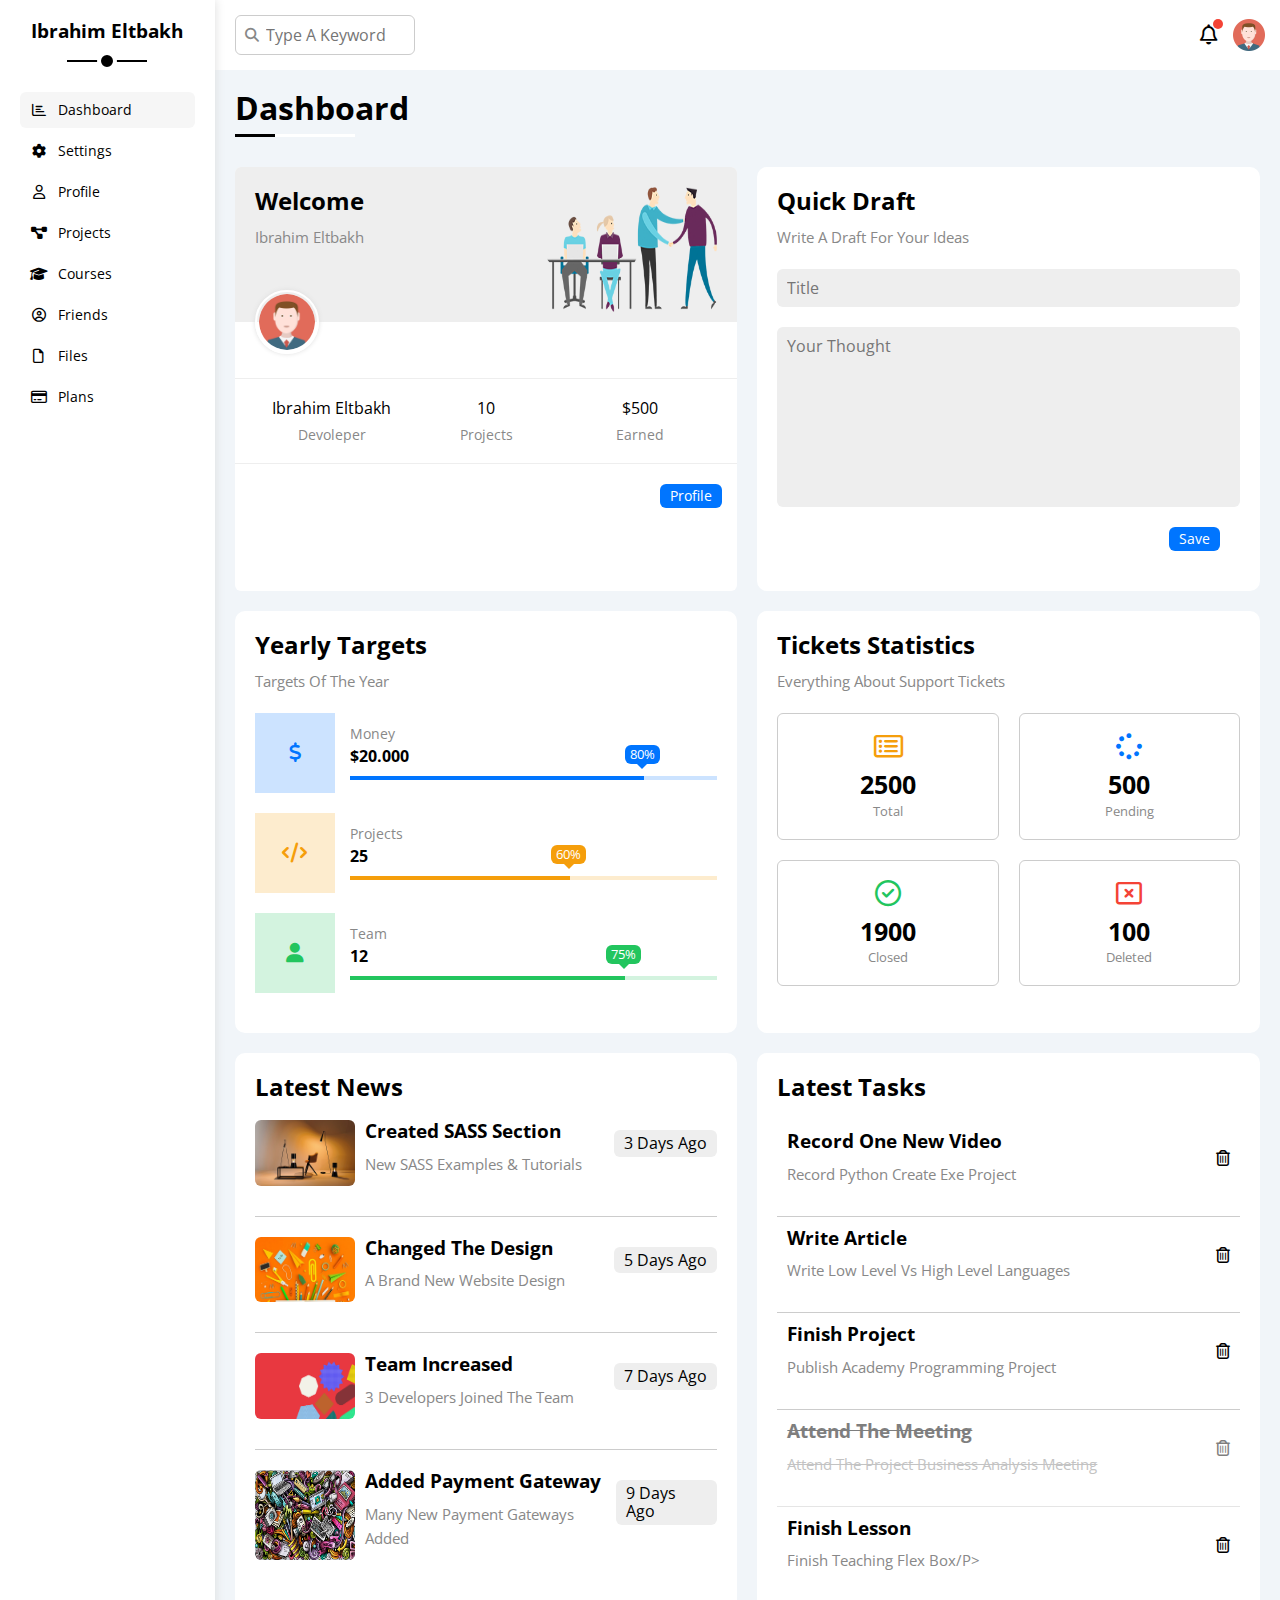
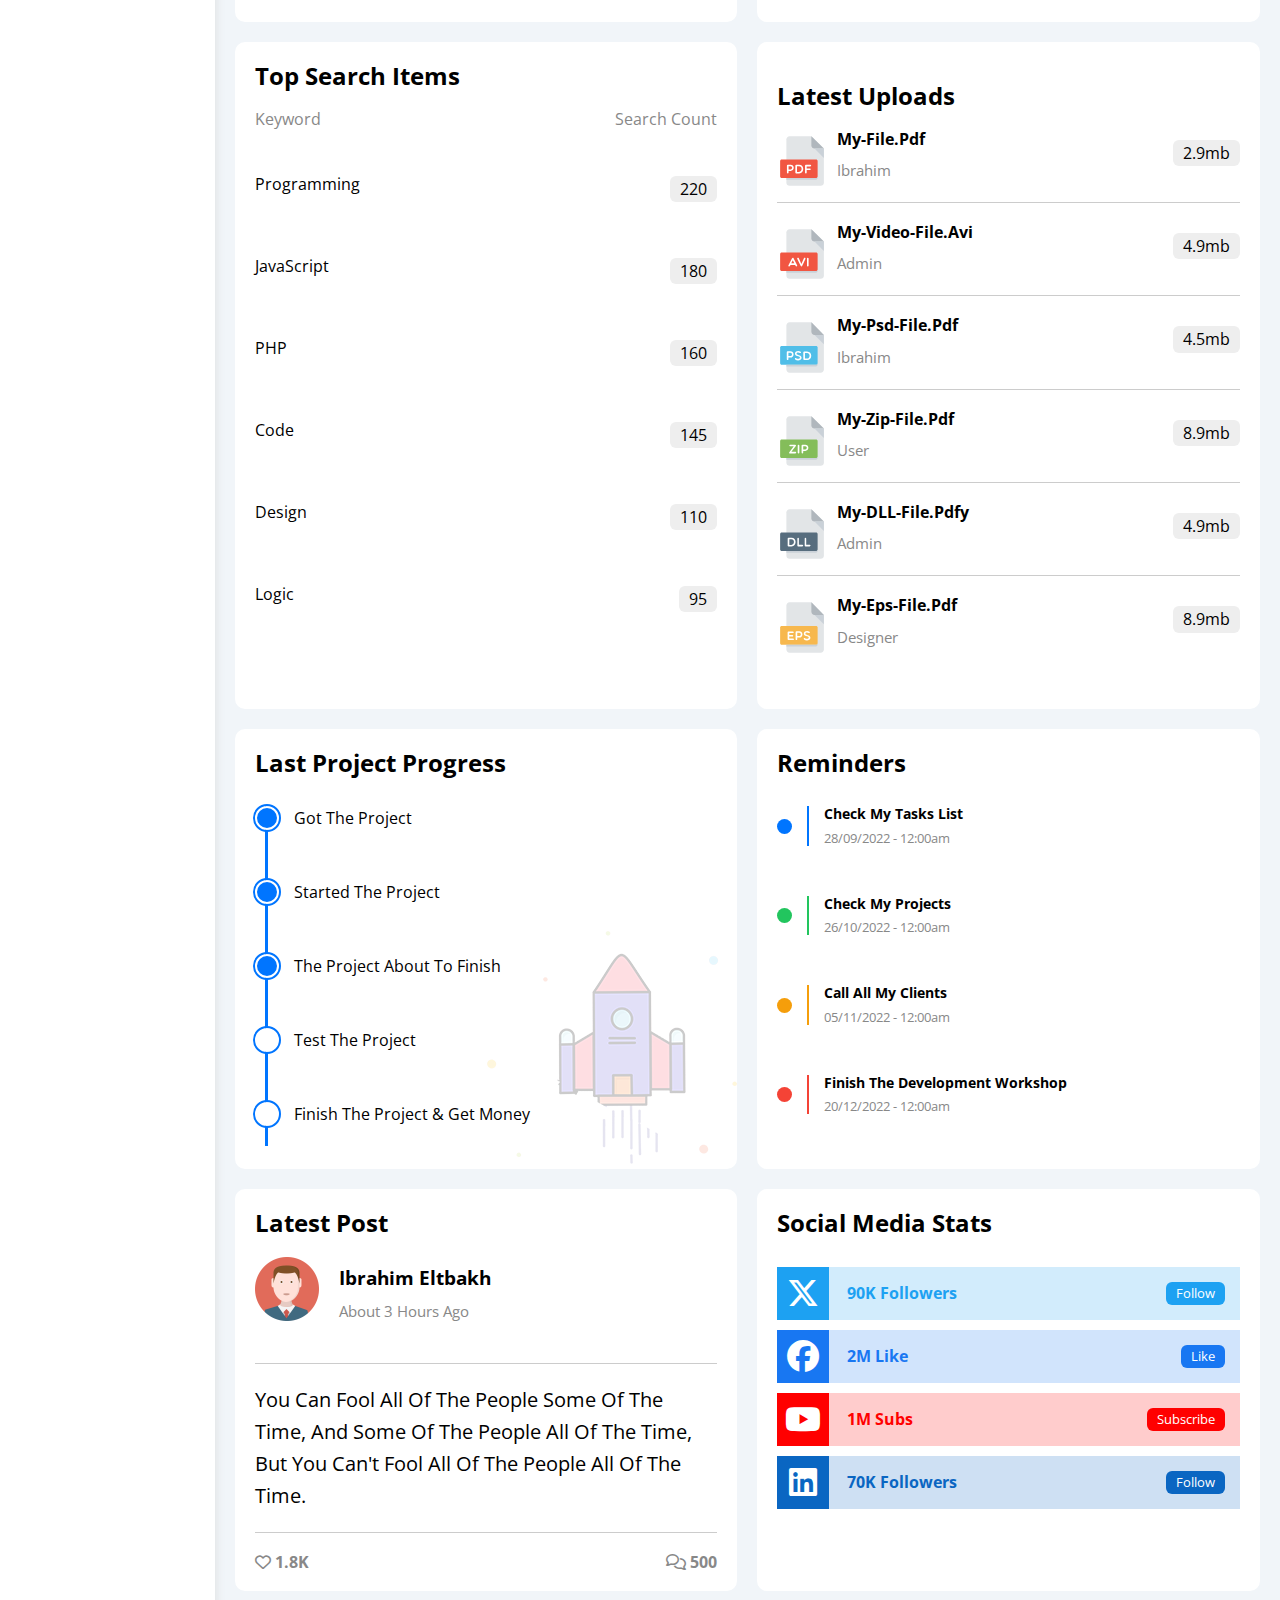
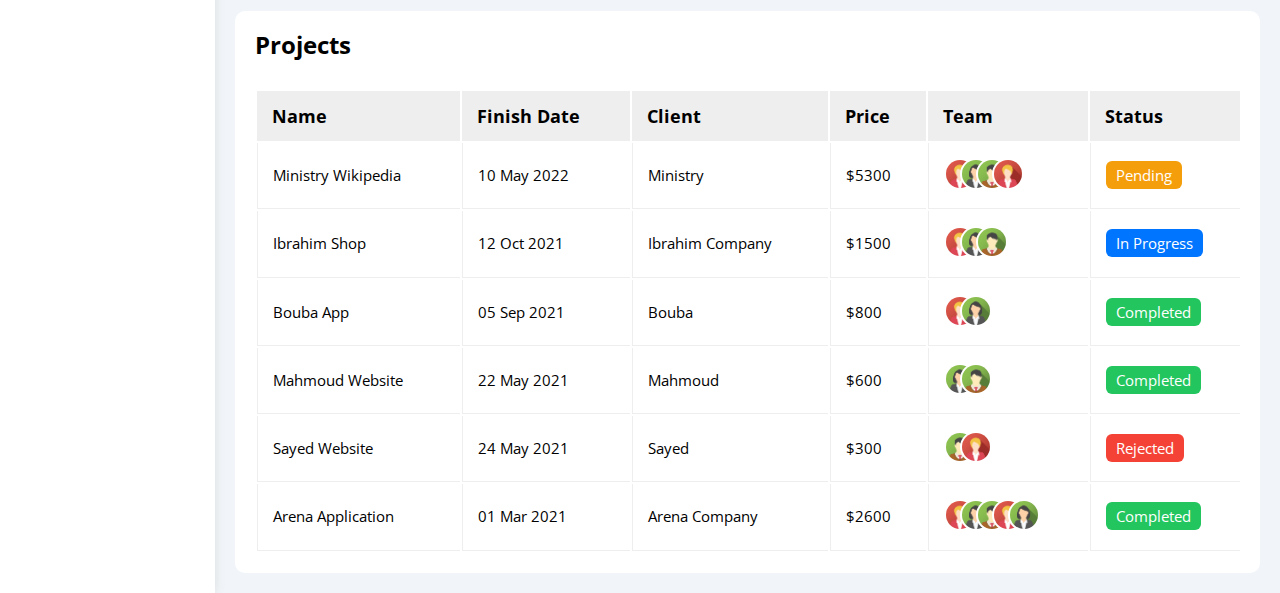
<file: HTML & CSS design/Dashboard/index.html>
<!DOCTYPE html>
<html lang="en">
<head>
    <meta charset="UTF-8">
    <meta name="viewport" content="width=device-width, initial-scale=1.0">
    <title>Dashboard</title>
    <link rel="stylesheet" href="CSS/normalize.css">
    <!-- Google Fonts -->
    <link rel="preconnect" href="https://fonts.googleapis.com">
    <link rel="preconnect" href="https://fonts.gstatic.com" crossorigin>
    <link href="https://fonts.googleapis.com/css2?family=Cairo:wght@200..1000&family=Open+Sans:ital,
    wght@0,300..800;1,300..800&family=Work+Sans:ital,wght@0,100..900;1,100..900&display=swap" rel="stylesheet">
     <!-- font awesome -->
     <link rel="stylesheet" href="CSS/all.min.css">
    <!-- main template css  -->
    <link rel="stylesheet" href="CSS/framework.css">
    <link rel="stylesheet" href="CSS/master.css">
</head>
<body>
    <div class="page d-flex">
        <div class="sidebar p-20 bg-white p-relative ">
            <h3 class="p-relative txt-c mt-0">ibrahim eltbakh</h3>
            <ul>
                  <li>
                    <a class="active d-flex align-center fs-14 c-black rad-6 p-10" href="index.html">
                      <i class="fa-regular fa-chart-bar fa-fw"></i>
                      <span>Dashboard</span>
                    </a>
                  </li>
                  <li>
                    <a class="d-flex align-center fs-14 c-black rad-6 p-10" href="settings.html">
                      <i class="fa-solid fa-gear fa-fw"></i>
                      <span>Settings</span>
                    </a>
                  </li>
                  <li>
                    <a class="d-flex align-center fs-14 c-black rad-6 p-10" href="profile.html">
                      <i class="fa-regular fa-user fa-fw"></i>
                      <span>Profile</span>
                    </a>
                  </li>
                  <li>
                    <a class="d-flex align-center fs-14 c-black rad-6 p-10" href="projects.html">
                      <i class="fa-solid fa-diagram-project fa-fw"></i>
                      <span>Projects</span>
                    </a>
                  </li>
                  <li>
                    <a class="d-flex align-center fs-14 c-black rad-6 p-10" href="courses.html">
                      <i class="fa-solid fa-graduation-cap fa-fw"></i>
                      <span>Courses</span>
                    </a>
                  </li>
                  <li>
                    <a class="d-flex align-center fs-14 c-black rad-6 p-10" href="friends.html">
                      <i class="fa-regular fa-circle-user fa-fw"></i>
                      <span>Friends</span>
                    </a>
                  </li>
                  <li>
                    <a class="d-flex align-center fs-14 c-black rad-6 p-10" href="files.html">
                      <i class="fa-regular fa-file fa-fw"></i>
                      <span>Files</span>
                    </a>
                  </li>
                  <li>
                    <a class="d-flex align-center fs-14 c-black rad-6 p-10" href="plans.html">
                      <i class="fa-regular fa-credit-card fa-fw"></i>
                      <span>Plans</span>
                    </a>
                 </li>
            </ul>
        </div>
        <div class="content w-full over-flow-h ">
            <!-- Start head -->
             <div class="head bg-white p-15 between-flex">
                <div class="search p-relative ">
                    <input class="p-10 rad-10" type="search" placeholder="type a keyword">
                </div>
                <div class="icons d-flex align-center">
                    <span class="notification p-relative">
                        <i class="fa-regular fa-bell fa-lg"></i>
                    </span>
                    <img src="images/avatar.png" alt="avatar">
                </div>
             </div>
            <!-- End head -->
            <h1 class="p-relative">Dashboard</h1>
            <!-- Start wrapper -->
             <div class="wrapper d-grid gap-20">
                <!-- Start welcome widget -->
                <div class="welcome over-flow-h bg-white rad-10 txt-c-mobile block-mobile">
                    <div class="intro p-20 d-flex space-between bg-eee">
                        <div>
                            <h2 class="h2-style">welcome</h2>
                            <p class="p-style">ibrahim eltbakh</p>
                        </div>
                        <img class="hide-mobil" src="images/welcome.png" alt="">
                    </div>
                    <img src="images/avatar.png" alt="avatar" class="avatar">
                    <div class="body d-flex txt-c p-20 mt-20 mb-20 block-mobile ">
                        <div>ibrahim eltbakh<span class="d-block c-grey mt-10 fs-14 ">Devoleper</span></div>
                        <div>10<span class="d-block c-grey mt-10 fs-14 ">projects</span></div>
                        <div>$500<span class="d-block c-grey mt-10 fs-14 ">Earned</span></div>
                    </div>
                    <a href="#profile.html" class="visit fs-14 d-block bg-blue c-white w-fit btn-shape ">profile</a>
                </div>
                <!-- End welcome widget -->
                <!-- Start quick Draft widget -->
                <div class="quick-draft widget-style ">
                    <h2 class="h2-style ">Quick Draft</h2>
                    <p class="p-style">Write A Draft For Your Ideas</p>
                    <form>
                        <input class="d-block mb-20 w-full p-10 bg-eee rad-6 b-none" type="text" placeholder="title">
                        <textarea class="d-block mb-20 w-full p-10 bg-eee rad-6 b-none" placeholder="your thought"></textarea>
                        <input class="save d-block w-fit bg-blue c-white mt-0 mb-20 mr-20 ml-auto b-none fs-14 btn-shape" type="submit" value="save" >
                    </form>
                </div>
                <!-- End quick Draft widget -->
                <!-- Start target -->
                 <div class="target widget-style ">
                    <h2 class="h2-style ">Yearly Targets</h2>
                    <p class="p-style">Targets Of The Year</p>
                    <div class="target-row flex-center blue mb-20">
                        <div class="icon flex-center">
                            <i class="fa-solid fa-dollar-sign fa-lg c-blue"></i>
                        </div>
                        <div class="details ">
                            <span class="c-grey fs-14 d-block">money</span>
                            <span class="mt-5 mb-10 d-block fw-bold">$20.000</span>
                            <div class="progress p-relative">
                                <span class="bg-blue blue" style="width: 80%;">
                                    <span class="bg-blue c-white">80%</span>
                                </span>
                            </div>
                        </div>
                    </div>
                    <div class="target-row flex-center orange mb-20">
                        <div class="icon flex-center">
                            <i class="fa-solid fa-code fa-lg c-orange"></i>
                        </div>
                        <div class="details ">
                            <span class="c-grey fs-14 d-block">projects</span>
                            <span class="mt-5 mb-10 d-block fw-bold">25</span>
                            <div class="progress p-relative">
                                <span class="bg-orange orange" style="width: 60%;">
                                    <span class="bg-orange c-white">60%</span>
                                </span>
                            </div>
                        </div>
                    </div>
                    <div class="target-row flex-center green mb-20">
                        <div class="icon flex-center">
                            <i class="fa-solid fa-user fa-lg c-green"></i>
                        </div>
                        <div class="details ">
                            <span class="c-grey fs-14 d-block">team</span>
                            <span class="mt-5 mb-10 d-block fw-bold">12</span>
                            <div class="progress p-relative">
                                <span class="bg-green green" style="width: 75%;">
                                    <span class="bg-green c-white">75%</span>
                                </span>
                            </div>
                        </div>
                    </div>
                 </div>
                <!-- End target -->
                <!-- Start Ticket Widget -->
                <div class="tickets widget-style">
                    <h2 class="h2-style">Tickets Statistics</h2>
                    <p class="p-style">Everything About Support Tickets</p>
                    <div class="d-flex txt-c gap-20 f-wrap">
                        <div class="box p-20 rad-10 fs-13 c-grey">
                            <i class="fa-regular fa-rectangle-list fa-2x mb-10 c-orange"></i>
                            <span class="d-block c-black fw-bold fs-25 mb-5">2500</span>
                            Total
                        </div>
                        <div class="box p-20 rad-10 fs-13 c-grey">
                            <i class="fa-solid fa-spinner fa-2x mb-10 c-blue"></i>
                            <span class="d-block c-black fw-bold fs-25 mb-5">500</span>
                            Pending
                        </div>
                        <div class="box p-20 rad-10 fs-13 c-grey">
                            <i class="fa-regular fa-circle-check fa-2x mb-10 c-green"></i>
                            <span class="d-block c-black fw-bold fs-25 mb-5">1900</span>
                            Closed
                        </div>
                        <div class="box p-20 rad-10 fs-13 c-grey">
                            <i class="fa-regular fa-rectangle-xmark fa-2x mb-10 c-red"></i>
                            <span class="d-block c-black fw-bold fs-25 mb-5">100</span>
                            Deleted
                        </div>
                    </div>
                </div>
                <!-- End Ticket Widget -->
                <!-- Start Latest News Widget -->
                <div class="news widget-style">
                    <h2 class="h2-style">Latest News</h2>
                    <div class="news-row d-flex mt-20 pb-20 block-mobile ">
                        <img class="w-100 mr-10 mb-10 rad-10" src="images/news-01.png" alt="news">
                        <div class="info f-grow-1">
                            <h3 class="h2-style">Created SASS Section</h3>
                            <p class="p-style">New SASS Examples & Tutorials</p>
                        </div>
                        <div class="title btn-shape bg-eee w-fit h-fit mt-10">3 Days Ago</div>
                    </div>
                    <div class="news-row d-flex mt-20 pb-20 block-mobile">
                        <img class="w-100 mr-10 mb-10 rad-10" src="images/news-02.png" alt="news">
                        <div class="info f-grow-1">
                            <h3 class="h2-style">Changed The Design</h3>
                            <p class="p-style">A Brand New Website Design</p>
                        </div>
                        <div class="title btn-shape bg-eee w-fit h-fit mt-10">5 Days Ago</div>
                    </div>
                    <div class="news-row d-flex mt-20 pb-20 block-mobile">
                        <img class="w-100 mr-10 mb-10 rad-10" src="images/news-03.png" alt="news">
                        <div class="info f-grow-1">
                            <h3 class="h2-style">Team Increased</h3>
                            <p class="p-style">3 Developers Joined The Team</p>
                        </div>
                        <div class="title btn-shape bg-eee w-fit h-fit mt-10">7 Days Ago</div>
                    </div>
                    <div class="news-row d-flex mt-20 pb-20 block-mobile">
                        <img class="w-100 mr-10 mb-10 rad-10" src="images/news-04.png" alt="news">
                        <div class="info f-grow-1">
                            <h3 class="h2-style">Added Payment Gateway</h3>
                            <p class="p-style">Many New Payment Gateways Added</p>
                        </div>
                        <div class="title btn-shape bg-eee w-fit h-fit mt-10">9 Days Ago</div>
                    </div>

                </div>
                <!-- End Latest News Widget -->
                 <!-- Start Latest Latest Tasks Widget -->
                <div class="tasks widget-style">
                    <h2 class="mt-0 mb-20">Latest Tasks</h2>
                    <div class="tasks-row d-flex  p-10  ">
                        <div class="info f-grow-1">
                            <h3 class="h2-style">Record One New Video</h3>
                            <p class="p-style">Record Python Create Exe Project</p>
                        </div>
                        <i class="fa-regular fa-trash-can mt-20"></i>
                    </div>
                    <div class="tasks-row d-flex  p-10 ">
                        <div class="info f-grow-1">
                            <h3 class="h2-style">Write Article</h3>
                            <p class="p-style">Write Low Level vs High Level Languages</p>
                        </div>
                        <i class="fa-regular fa-trash-can mt-20"></i>
                    </div>
                    <div class="tasks-row d-flex p-10 ">
                        <div class="info f-grow-1">
                            <h3 class="h2-style">Finish Project</h3>
                            <p class="p-style">Publish Academy Programming Project</p>
                        </div>
                        <i class="fa-regular fa-trash-can mt-20"></i>
                    </div>
                    <div class="tasks-row  attend d-flex p-10 ">
                        <div class="info f-grow-1">
                            <h3 class="h2-style">Attend The Meeting</h3>
                            <p class="p-style">Attend The Project Business Analysis Meeting</p>
                        </div>
                        <i class="fa-regular fa-trash-can mt-20"></i>
                    </div>
                    <div class="tasks-row d-flex  p-10 ">
                        <div class="info f-grow-1">
                            <h3 class="h2-style">Finish Lesson</h3>
                            <p class="p-style">Finish Teaching Flex Box/p>
                        </div>
                        <i class="fa-regular fa-trash-can mt-20"></i>
                    </div>
                </div>
                <!-- End Latest Latest Tasks Widget -->
                <!-- Start Top Search Items Widget -->
                <div class="search widget-style">
                    <h2 class="mt-0 mb-20">Top Search Items</h2>
                    <div class="links d-flex space-between c-grey mb-30  ">
                        <div>Keyword</div>
                        <div>Search Count</div>
                    </div>
                    <div class="search-row d-flex mb-30 align-center ">
                        <div class="info f-grow-1 ">Programming</div>
                        <div class="title btn-shape bg-eee w-fit h-fit mt-10">220</div>
                    </div>
                    <div class="search-row d-flex mb-30 align-center ">
                        <div class="info f-grow-1">JavaScript</div>
                        <div class="title btn-shape bg-eee w-fit h-fit mt-10">180</div>
                    </div>
                    <div class="search-row d-flex mb-30 align-center">
                        <div class="info f-grow-1">PHP</div>
                        <div class="title btn-shape bg-eee w-fit h-fit mt-10">160</div>
                    </div>
                    <div class="search-row d-flex mb-30 align-center ">
                        <div class="info f-grow-1">Code</div>
                        <div class="title btn-shape bg-eee w-fit h-fit mt-10">145</div>
                    </div>
                    <div class="search-row d-flex mb-30 align-center  ">
                        <div class="info f-grow-1">Design</div>
                        <div class="title btn-shape bg-eee w-fit h-fit mt-10">110</div>
                    </div>
                    <div class="search-row d-flex mb-30 align-center ">
                        <div class="info f-grow-1">Logic</div>
                        <div class="title btn-shape bg-eee w-fit h-fit mt-10">95</div>
                    </div>
                </div>
                <!-- End Top Search Items Widget -->
                <!-- Start Latest Uploads Widget -->
                <div class="uploads widget-style">
                    <h2 class="mt0 mb-20">Latest uploads</h2>
                    <div class="uploads-row d-flex mb-20  block-mobile ">
                        <img class="mr-10 mb-10 rad-10" src="images/pdf.svg" alt="uploads">
                        <div class="info f-grow-1">
                            <h3 class="h2-style">my-file.pdf</h3>
                            <p class="p-style">ibrahim</p>
                        </div>
                        <div class="title btn-shape bg-eee w-fit h-fit mt-10">2.9mb</div>
                    </div>
                    <div class="uploads-row d-flex mb-20  block-mobile">
                        <img class="mr-10 mb-10 rad-10" src="images/avi.svg" alt="uploads">
                        <div class="info f-grow-1">
                            <h3 class="h2-style">My-Video-File.avi</h3>
                            <p class="p-style">admin</p>
                        </div>
                        <div class="title btn-shape bg-eee w-fit h-fit mt-10">4.9mb</div>
                    </div>
                    <div class="uploads-row d-flex mb-20  block-mobile">
                        <img class=" mr-10 mb-10 rad-10" src="images/psd.svg" alt="uploads">
                        <div class="info f-grow-1">
                            <h3 class="h2-style">My-Psd-File.pdf</h3>
                            <p class="p-style">ibrahim</p>
                        </div>
                        <div class="title btn-shape bg-eee w-fit h-fit mt-10">4.5mb</div>
                    </div>
                    <div class="uploads-row d-flex mb-20  block-mobile">
                        <img class="mr-10 mb-10 rad-10" src="images/zip.svg" alt="uploads">
                        <div class="info f-grow-1">
                            <h3 class="h2-style">My-Zip-File.pdf</h3>
                            <p class="p-style">user</p>
                        </div>
                        <div class="title btn-shape bg-eee w-fit h-fit mt-10">8.9mb</div>
                    </div>
                    <div class="uploads-row d-flex mb-20  block-mobile">
                        <img class=" mr-10 mb-10 rad-10" src="images/dll.svg" alt="uploads">
                        <div class="info f-grow-1">
                            <h3 class="h2-style">My-DLL-File.pdfy</h3>
                            <p class="p-style">admin</p>
                        </div>
                        <div class="title btn-shape bg-eee w-fit h-fit mt-10">4.9mb</div>
                    </div>
                    <div class="uploads-row d-flex mb-20  block-mobile">
                        <img class=" mr-10 mb-10 rad-10" src="images/eps.svg" alt="uploads">
                        <div class="info f-grow-1">
                            <h3 class="h2-style">My-Eps-File.pdf</h3>
                            <p class="p-style">designer</p>
                        </div>
                        <div class="title btn-shape bg-eee w-fit h-fit mt-10">8.9mb</div>
                    </div>

                </div>
                <!-- End Latest Uploads Widget -->
                <!-- Start Last Project Progress Widget -->
                <div class="last-project widget-style p-relative">
                    <h2 class="mt-0 mb-20">Last Project Progress</h2>
                    <ul class="m-0 p-relative">
                        <li class="pb-20 mt-30 d-flex align-center done">Got The Project</li>
                        <li class="pb-20 mt-30 d-flex align-center done">Started The Project</li>
                        <li class="pb-20 mt-30 d-flex align-center done">The Project About To Finish</li>
                        <li class="pb-20 mt-30 d-flex align-center current">Test The Project</li>
                        <li class="pb-20 mt-30 d-flex align-center">Finish The Project & Get Money</li>
                    </ul>
                    <img decoding="async" class="launch-icon hide-mobile" src="images/project.png" alt="" />
                </div>
                <!-- End Last Project Progress Widget -->
                 <!-- Start Reminders Widget -->
                <div class="reminders widget-style p-relative">
                    <h2 class="mt-0 mb-30">Reminders</h2>
                    <ul class="m-0">
                    <li class="d-flex align-center mt-15">
                        <span class="key bg-blue mr-15 d-block rad-half"></span>
                        <div class="pl-15 blue">
                        <p class="fs-14 fw-bold mt-0 mb-5">Check My Tasks List</p>
                        <span class="fs-13 c-grey">28/09/2022 - 12:00am</span>
                        </div>
                    </li>
                    <li class="d-flex align-center mt-15">
                        <span class="key bg-green mr-15 d-block rad-half"></span>
                        <div class="pl-15 green">
                        <p class="fs-14 fw-bold mt-0 mb-5">Check My Projects</p>
                        <span class="fs-13 c-grey">26/10/2022 - 12:00am</span>
                        </div>
                    </li>
                    <li class="d-flex align-center mt-15">
                        <span class="key bg-orange mr-15 d-block rad-half"></span>
                        <div class="pl-15 orange">
                        <p class="fs-14 fw-bold mt-0 mb-5">Call All My Clients</p>
                        <span class="fs-13 c-grey">05/11/2022 - 12:00am</span>
                        </div>
                    </li>
                    <li class="d-flex align-center mt-15">
                        <span class="key bg-red mr-15 d-block rad-half"></span>
                        <div class="pl-15 red">
                        <p class="fs-14 fw-bold mt-0 mb-5">Finish The Development Workshop</p>
                        <span class="fs-13 c-grey">20/12/2022 - 12:00am</span>
                        </div>
                    </li>
                    </ul>
                </div>
                <!-- End Reminders Widget -->
                <!-- Star Latest Post Widget -->
                <div class="last-post widget-style">
                    <h2 class="mt-0 mb-20">Latest Post</h2>
                    <div class="head d-flex">
                        <img class="mr-20 w-64 h-64 " src="images/avatar.png" alt="last-post">
                        <div class="info mt-10">
                            <h3 class="h2-style">ibrahim eltbakh</h3>
                            <p class="p-style">About 3 Hours Ago</p>
                        </div>
                    </div>
                    <p class="bt-ccc bb-ccc line-h-16 fs-20 pt-20 pb-20 mt-20 mb-20 " >
                        You can fool all of the people some of the time,
                        and some of the people all of the time, but you can't fool all of the people all of the time.
                    </p>
                    <div class="likes flex-between fs-16 c-grey fw-bold ">
                        <div>
                            <i class="fa-regular fa-heart"></i>
                            <span>1.8K</span>
                        </div>
                        <div>
                            <i class="fa-regular fa-comments"></i>
                            <span>500</span>
                        </div>
                        
                        
                    </div>

                </div>
                <!-- End Latest Post Widget -->
                <!-- start Social Media Stats Widget -->
                <div class="social widget-style">
                    <h2 class="mt-0 mb-30 ">Social Media Stats</h2>
                    <div class="box x p-15 p-relative mb-10 between-flex">
                            <i class="fa-brands fa-x-twitter fa-2x c-white h-full flex-center"></i>
                            <span class="fw-bold">90K Followers</span>
                            <a href="#" class="btn-shape w-fit c-white fs-13">follow</a>
                    </div>
                    <div class="box face p-15 p-relative mb-10 between-flex">
                            <i class="fa-brands fa-facebook fa-2x c-white h-full flex-center"></i>
                            <span class="fw-bold">2M Like</span>
                            <a href="#" class="btn-shape w-fit c-white fs-13">like</a>
                    </div>
                    <div class="box youtube p-15 p-relative mb-10 between-flex">
                            <i class="fa-brands fa-youtube fa-2x c-white h-full flex-center"></i>
                            <span class="fw-bold">1M Subs</span>
                            <a href="#" class="btn-shape w-fit c-white fs-13">subscribe</a>
                    </div>
                    <div class="box linked-in p-15 p-relative mb-10 between-flex">
                            <i class="fa-brands fa-linkedin fa-2x c-white h-full flex-center"></i>
                            <span class="fw-bold">70K Followers</span>
                            <a href="#" class="btn-shape w-fit c-white fs-13">follow</a>
                    </div>
                    
                </div>
                <!-- End Social Media Stats Widget -->
             </div>
            <!-- End wrapper -->
            <div class="projects widget-style m-20">
                <h2 class="mt-0 mb-30">Projects</h2>
                <div class="responsive-table">
                    <table class="fs-15 w-full">
                        <thead>
                            <tr>
                                <td>Name</td>
                                <td>Finish Date</td>
                                <td>Client</td>
                                <td>Price</td>
                                <td>Team</td>
                                <td>Status</td>
                            </tr>
                        </thead>
                        <tbody>
                            <tr> 			
                                <td>Ministry Wikipedia</td>
                                <td>10 May 2022</td>
                                <td>Ministry</td>
                                <td>$5300</td>
                                <td>
                                    <img src="images/team-05.png" alt="team">
                                    <img src="images/team-02.png" alt="team">
                                    <img src="images/team-03.png" alt="team">
                                    <img src="images/team-05.png" alt="team">
                                </td>
                                <td><span class="label c-white bg-orange btn-shape">Pending</span></td>
                            </tr>
                            <tr> 					  		
                                <td>ibrahim Shop</td>
                                <td>12 Oct 2021</td>
                                <td>ibrahim Company</td>
                                <td>$1500</td>
                                <td>
                                    <img src="images/team-05.png" alt="team">
                                    <img src="images/team-02.png" alt="team">
                                    <img src="images/team-03.png" alt="team">
                                </td>
                                <td><span class="label c-white bg-blue btn-shape">In Progress</span></td>
                            </tr>
                            <tr> 					 		
                                <td>Bouba App</td>
                                <td>05 Sep 2021</td>
                                <td>Bouba</td>
                                <td>$800</td>
                                <td>
                                    <img src="images/team-05.png" alt="team">
                                    <img src="images/team-02.png" alt="team">
                                </td>
                                <td><span class="label c-white bg-green btn-shape">Completed</span></td>
                            </tr>
                            <tr> 					 		
                                <td>Mahmoud Website</td>
                                <td>22 May 2021</td>
                                <td>Mahmoud</td>
                                <td>$600</td>
                                <td>
                                    <img src="images/team-02.png" alt="team">
                                    <img src="images/team-03.png" alt="team">
                                </td>
                                <td><span class="label c-white bg-green btn-shape">Completed</span></td>
                            </tr>
                            <tr> 					 			
                                <td>Sayed Website</td>
                                <td>24 May 2021</td>
                                <td>Sayed</td>
                                <td>$300</td>
                                <td>
                                    <img src="images/team-03.png" alt="team">
                                    <img src="images/team-05.png" alt="team">
                                </td>
                                <td><span class="label c-white bg-red btn-shape">Rejected</span></td>
                            </tr>
                            <tr> 					   			
                                <td>Arena Application</td>
                                <td>01 Mar 2021</td>
                                <td>Arena Company</td>
                                <td>$2600</td>
                                <td>
                                    <img src="images/team-05.png" alt="team">
                                    <img src="images/team-02.png" alt="team">
                                    <img src="images/team-03.png" alt="team">
                                    <img src="images/team-05.png" alt="team">
                                    <img src="images/team-02.png" alt="team">
                                </td>
                                <td><span class="label c-white bg-green btn-shape">Completed</span></td>
                            </tr>
                        </tbody>
                    </table>
                </div>
               
            </div>
        </div>
    </div>
</body>
</html>
</file>
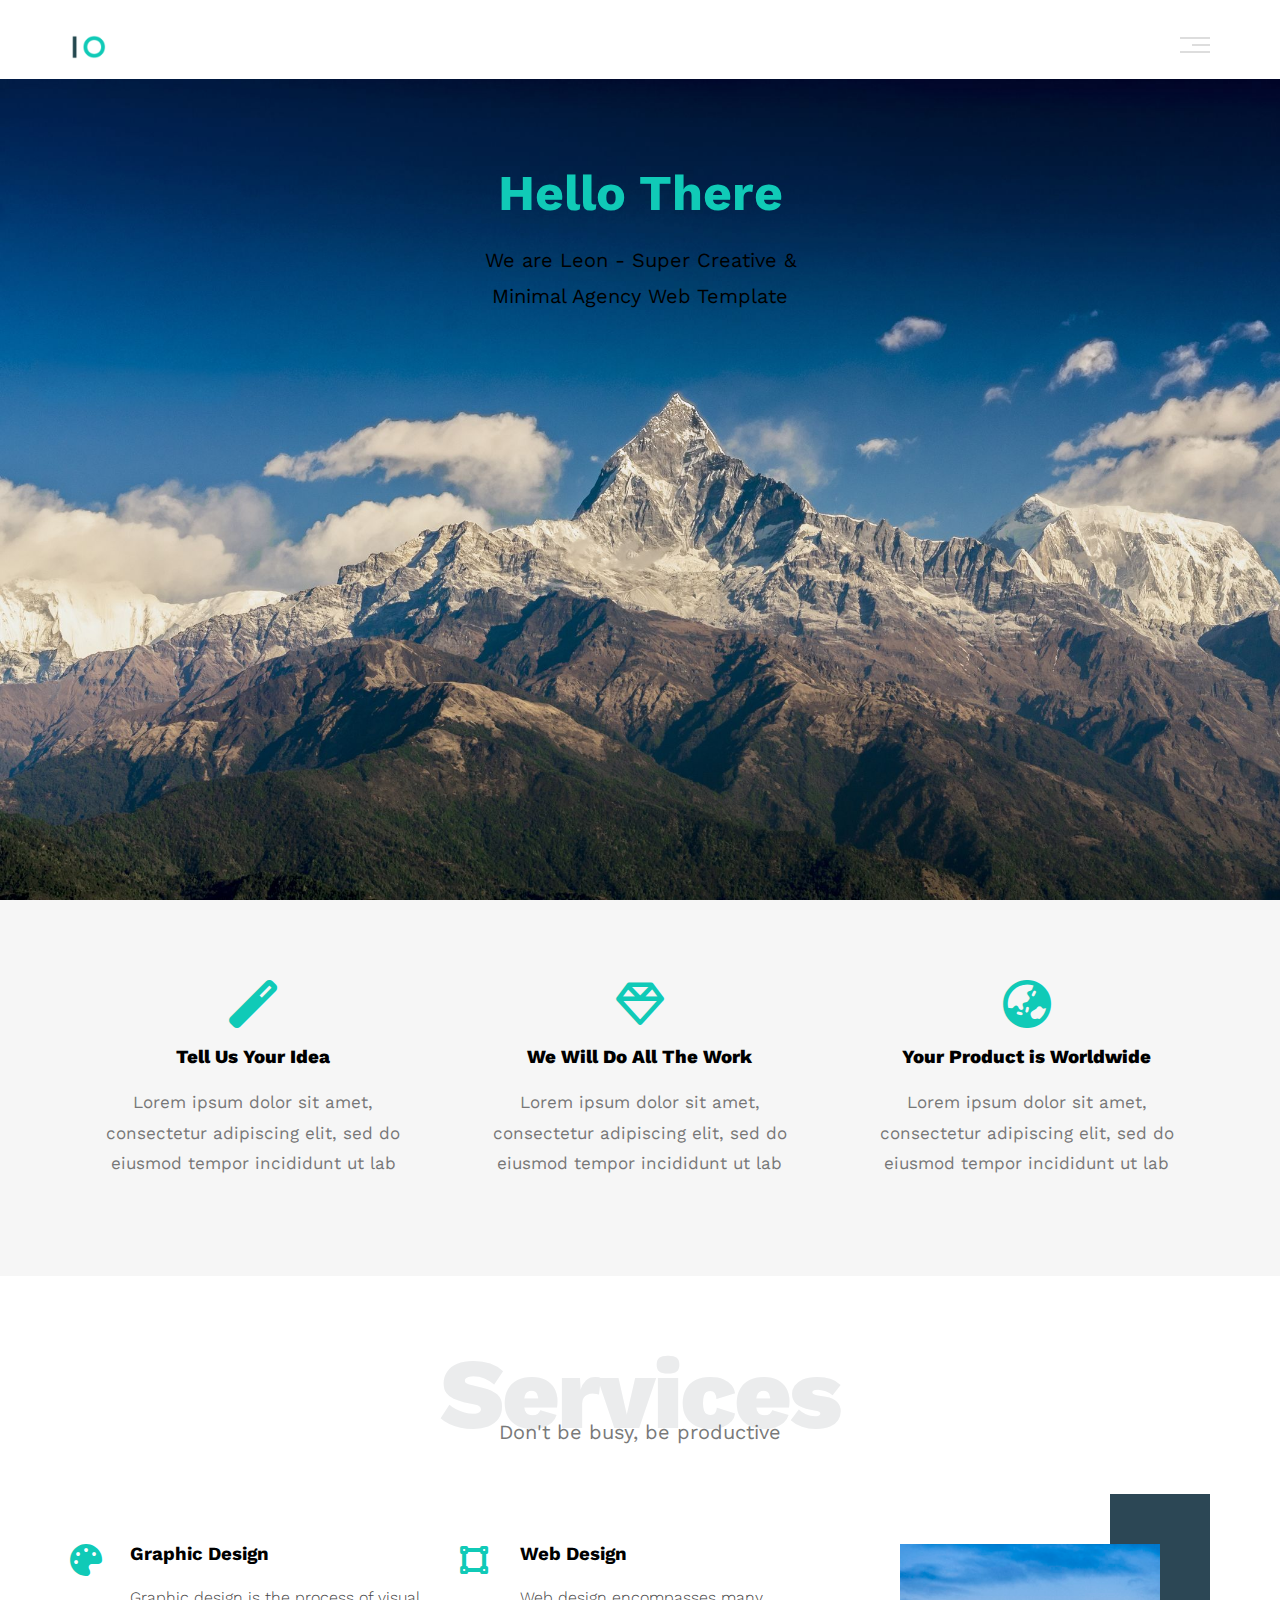
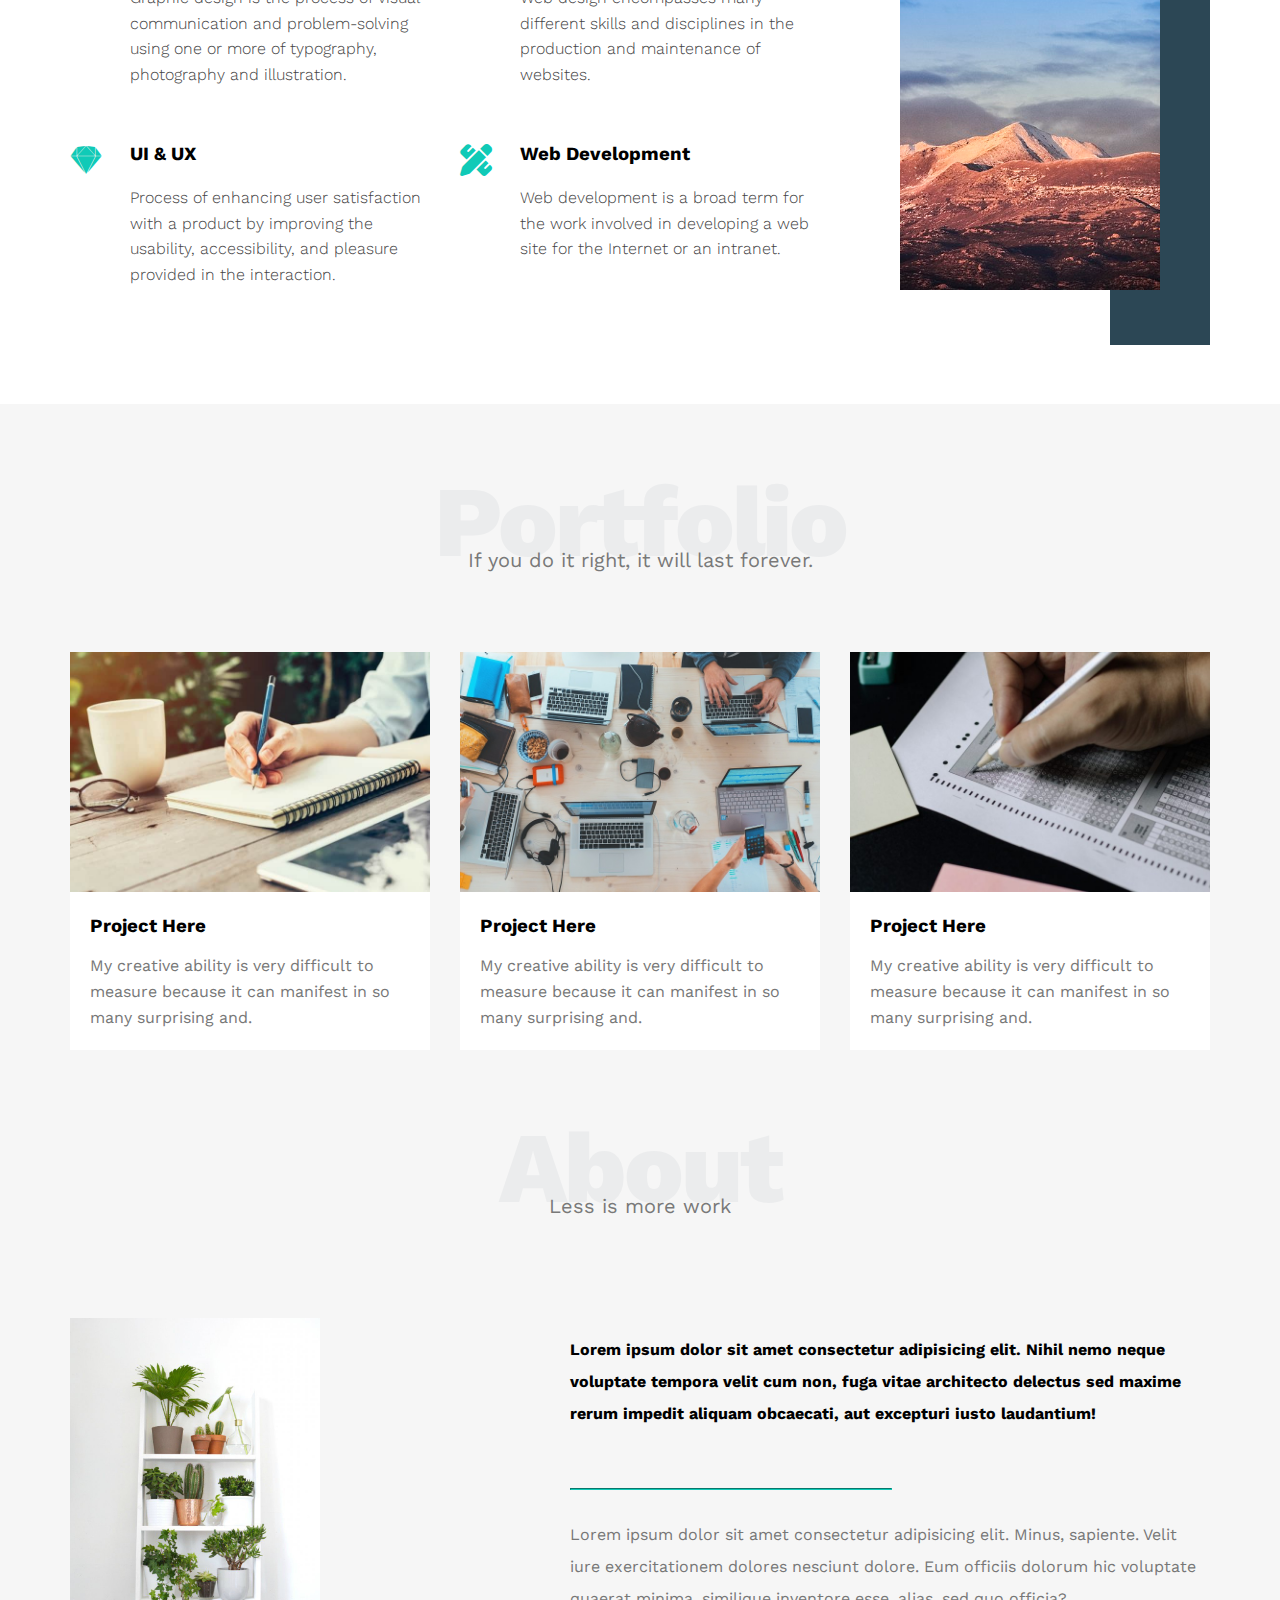
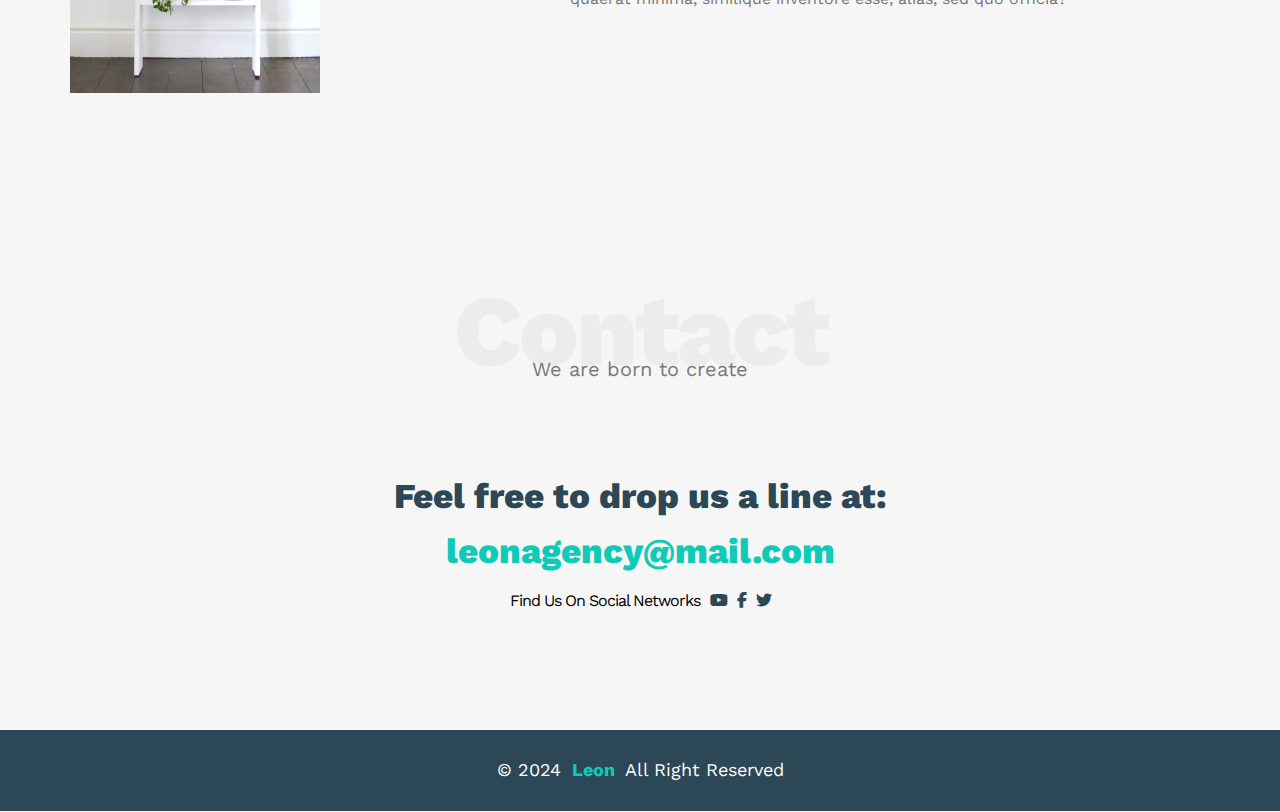
<file: HTML & CSS design/Leon/index.html>
<!DOCTYPE html>
<html lang="en">
<head>
    <meta charset="UTF-8">
    <meta name="viewport" content="width=device-width, initial-scale=1.0">
    <title>leon Template one </title>
    <link rel="stylesheet" href="CSS/normalize.css">
    <!-- font code -->
    <link rel="preconnect" href="https://fonts.gstatic.com" />
    <link
      href="https://fonts.googleapis.com/css2?family=Work+Sans:wght@200;300;400;500;600;700;800&#038;display=swap"
      rel="stylesheet"
    />
     <!-- font awesome -->
     <link rel="stylesheet" href="CSS/all.min.css">
     <!-- main template css  -->
    <link rel="stylesheet" href="CSS/leon.css">
</head>
<body>
    <!-- Start Header -->  
    <div class="Header">
        <div class="container">
            <img src="images/logo.png" alt="logo">
            <div class="links">
                <span class="icon">
                    <span></span>
                    <span></span>
                    <span></span>
                </span>
                <ul>
                    <li><a href="#services">Services</a></li>
                    <li><a href="#portfolio">Portfolio</a></li>
                    <li><a href="#about">About</a></li>
                    <li><a href="#Contact">Contact</a></li>
                </ul> 
            </div>
        </div>
    </div>
    <!-- End Header -->  
    <!-- Start Landing Section -->
    <div class="landing">
        <div class="intro-text">
            <h1>Hello There</h1>
            <p>We are Leon - Super Creative & Minimal Agency Web Template</p>
        </div>
    </div>
    <!-- End Landing Section -->
    <!-- Start features -->
     <div class="features">
        <div class="container">
            <div class="feat">
                <i class="fas fa-magic fa-3x"></i>
                <h3>Tell Us Your Idea</h3>
                <p>Lorem ipsum dolor sit amet, consectetur adipiscing elit, sed do eiusmod tempor incididunt ut lab</p>
            </div>
            <div class="feat">
                <i class="far fa-gem fa-3x"></i>
                <h3>We Will Do All The Work</h3>
                <p>Lorem ipsum dolor sit amet, consectetur adipiscing elit, sed do eiusmod tempor incididunt ut lab</p>
            </div>
            <div class="feat">
                <i class="fas fa-globe-asia fa-3x"></i>
                <h3>Your Product is Worldwide</h3>
                <p>Lorem ipsum dolor sit amet, consectetur adipiscing elit, sed do eiusmod tempor incididunt ut lab</p>
            </div>
        </div>
     </div>
    <!-- End features -->
    <!-- Start services -->
     <div class="services" id="services">
        <div class="container">
            <h2 class="special-heading"> Services </h2>
            <p>Don't be busy, be productive</p>
            <div class="services-content">
                <!-- col 1 -->
                <div class="col">
                    <!-- Start Service -->
                    <div class="serv">
                        <i class="fas fa-palette fa-2x"></i>
                        <div class="text">
                            <h3>Graphic Design</h3>
                            <p>Graphic design is the process of visual communication and problem-solving using one or more of typography, photography and illustration.</p>
                        </div>
                    </div>
                    <div class="serv">
                        <i class="fab fa-sketch fa-2x"></i>
                        <div class="text">
                            <h3>UI & UX</h3>
                            <p>Process of enhancing user satisfaction with a product by improving the usability, accessibility, and pleasure provided in the interaction.</p>
                        </div>
                    </div>
                    <!-- End Service -->
                </div>
                <!-- col 2 -->
                <div class="col">
                    <!-- Start Service -->
                    <div class="serv">
                        <i class="fas fa-vector-square fa-2x"></i>
                        <div class="text">
                            <h3>Web Design</h3>
                            <p>Web design encompasses many different skills and disciplines in the production and maintenance of websites.</p>
                        </div>
                    </div>
                    <div class="serv">
                        <i class="fas fa-pencil-ruler fa-2x"></i>
                        <div class="text">
                            <h3>Web Development</h3>
                            <p>Web development is a broad term for the work involved in developing a web site for the Internet or an intranet.</p>
                        </div>
                    </div>
                    <!-- End Service -->
                </div>
                <!-- col 3 -->
                <div class="col">
                    <!-- Start Service -->
                    <div class="image image-col">
                        <img src="images/services.jpg" alt="services section">
                    </div>
                    <!-- End Service -->
                </div>
            </div> 
        </div>
     </div>
    <!-- End services -->
    <!-- Start Portfolio -->
    <div class="Portfolio"  id="portfolio">
        <div class="container">
            <h2 class="special-heading"> Portfolio </h2>
            <p>If you do it right, it will last forever.</p>
            <div class="Portfolio-content">
             <div class="card">
                <img src="images/portfolio-1.jpg" alt="portfolio">
                <div class="info">
                    <h3>Project Here</h3>
                    <p>My creative ability is very difficult to measure because it can manifest in so many surprising and.</p>
                </div>
             </div>
             <div class="card">
                <img src="images/portfolio-2.jpg" alt="portfolio">
                <div class="info">
                    <h3>Project Here</h3>
                    <p>My creative ability is very difficult to measure because it can manifest in so many surprising and.</p>
                </div>
             </div>
             <div class="card">
                <img src="images/portfolio-3.jpg" alt="portfolio">
                <div class="info">
                    <h3>Project Here</h3>
                    <p>My creative ability is very difficult to measure because it can manifest in so many surprising and.</p>
                </div>
             </div>    
        </div>
     </div>
    <!-- End Portfolio -->
    <!-- Start About -->
    <div class="about" id="about">
        <div class="container">
          <h2 class="special-heading">About</h2>
          <p>Less is more work</p>
          <div class="about-content">
            <div class="image">
              <img decoding="async" src="images/about.jpg" alt="about section" />
            </div>
            <div class="text">
              <p>
                Lorem ipsum dolor sit amet consectetur adipisicing elit. Nihil nemo neque voluptate tempora velit cum non,
                fuga vitae architecto delectus sed maxime rerum impedit aliquam obcaecati, aut excepturi iusto laudantium!
              </p>
              <hr />
              <p>
                Lorem ipsum dolor sit amet consectetur adipisicing elit. Minus, sapiente. Velit iure exercitationem
                dolores nesciunt dolore. Eum officiis dolorum hic voluptate quaerat minima, similique inventore esse,
                alias, sed quo officia?
              </p>
            </div>
          </div>
        </div>
    </div>
      <!-- End About -->
    <!-- Start Contact -->
    <div class="Contact" id="Contact">
        <div class="container">
          <h2 class="special-heading">Contact</h2>
          <p>We are born to create</p>
          <div class="info">
            <p class="label">Feel free to drop us a line at:</p>
            <a href="mailto:leonagency@mail.com?subject=Contact" class="link">leonagency@mail.com</a>
            <div class="social">
              Find Us On Social Networks
              <i class="fab fa-youtube"></i>
              <i class="fab fa-facebook-f"></i>
              <i class="fab fa-twitter"></i>
            </div>
          </div>
        </div>
      </div>
      <!-- End Contact -->  
      <!-- Start Footer -->
       <div class="footer">
        &copy; 2024 <span> Leon </span> All Right Reserved </div>
      <!-- End Footer -->
</body>
</html>
</file>
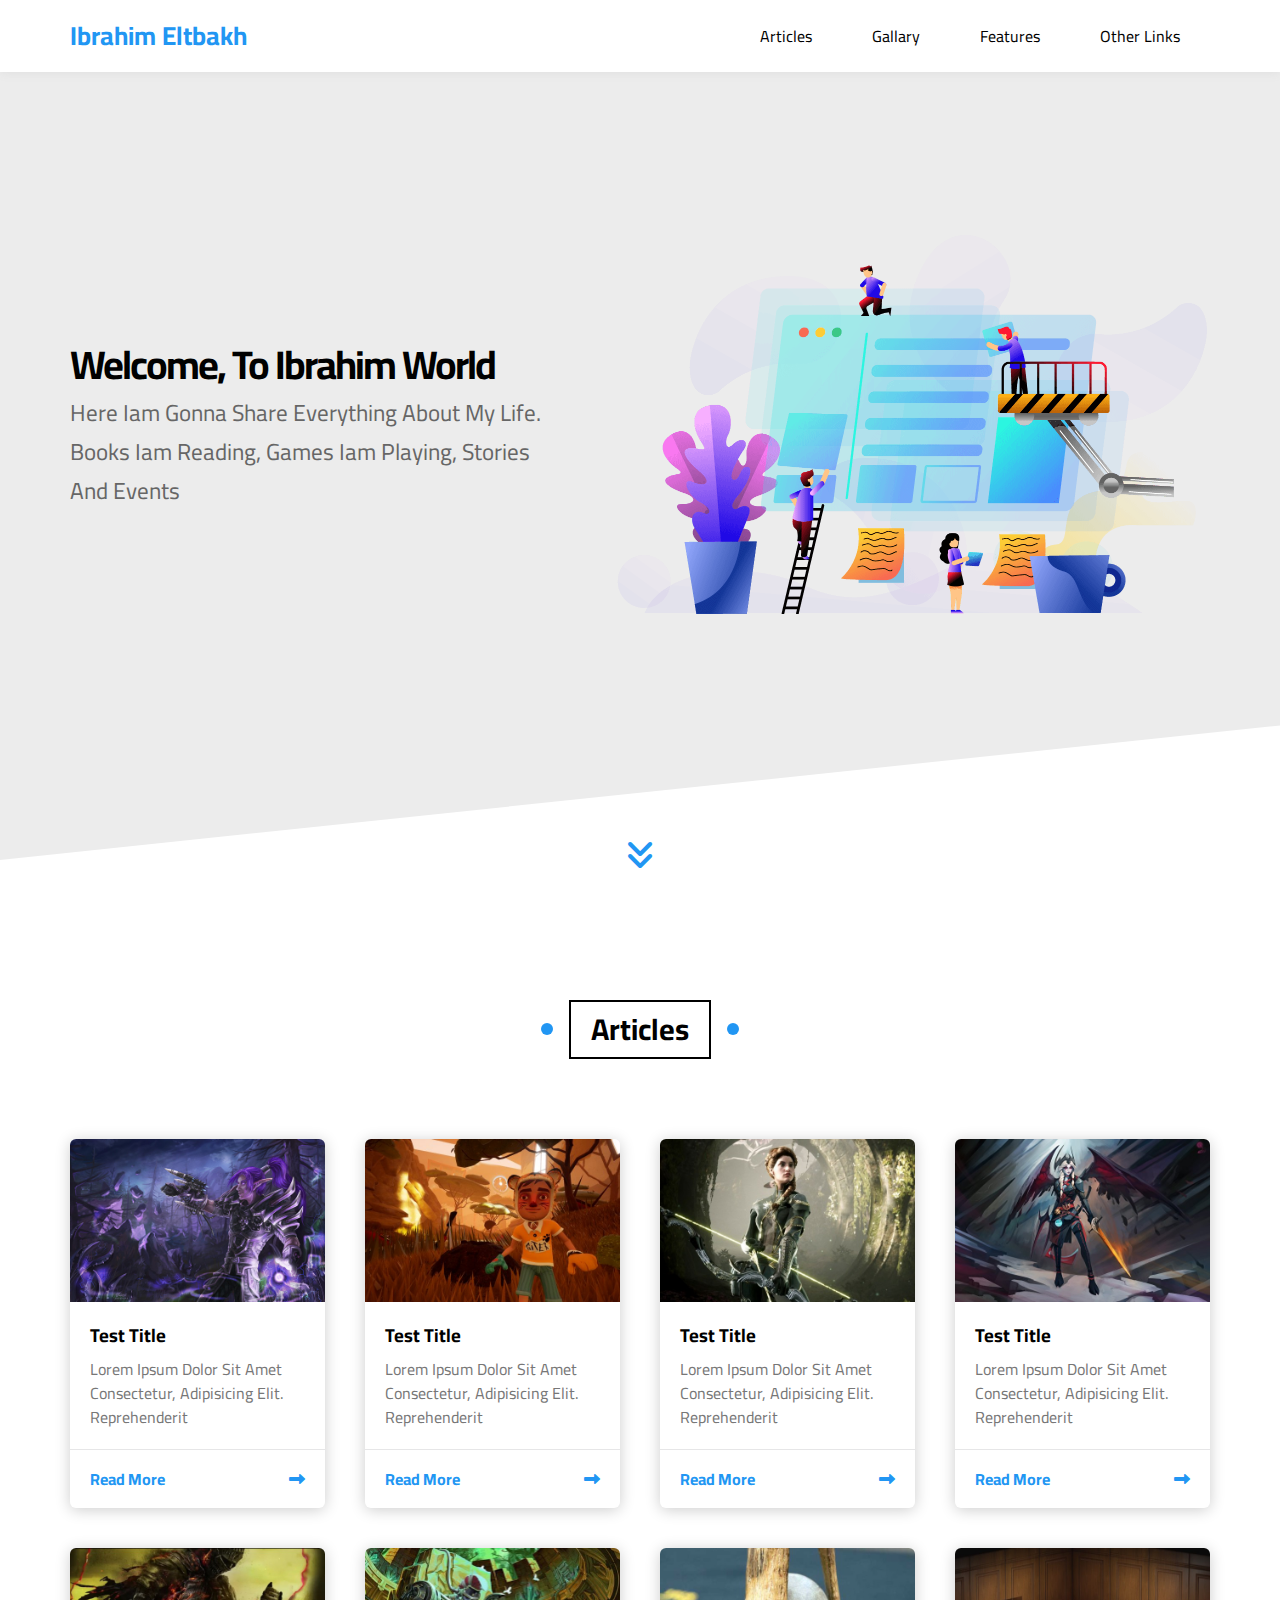
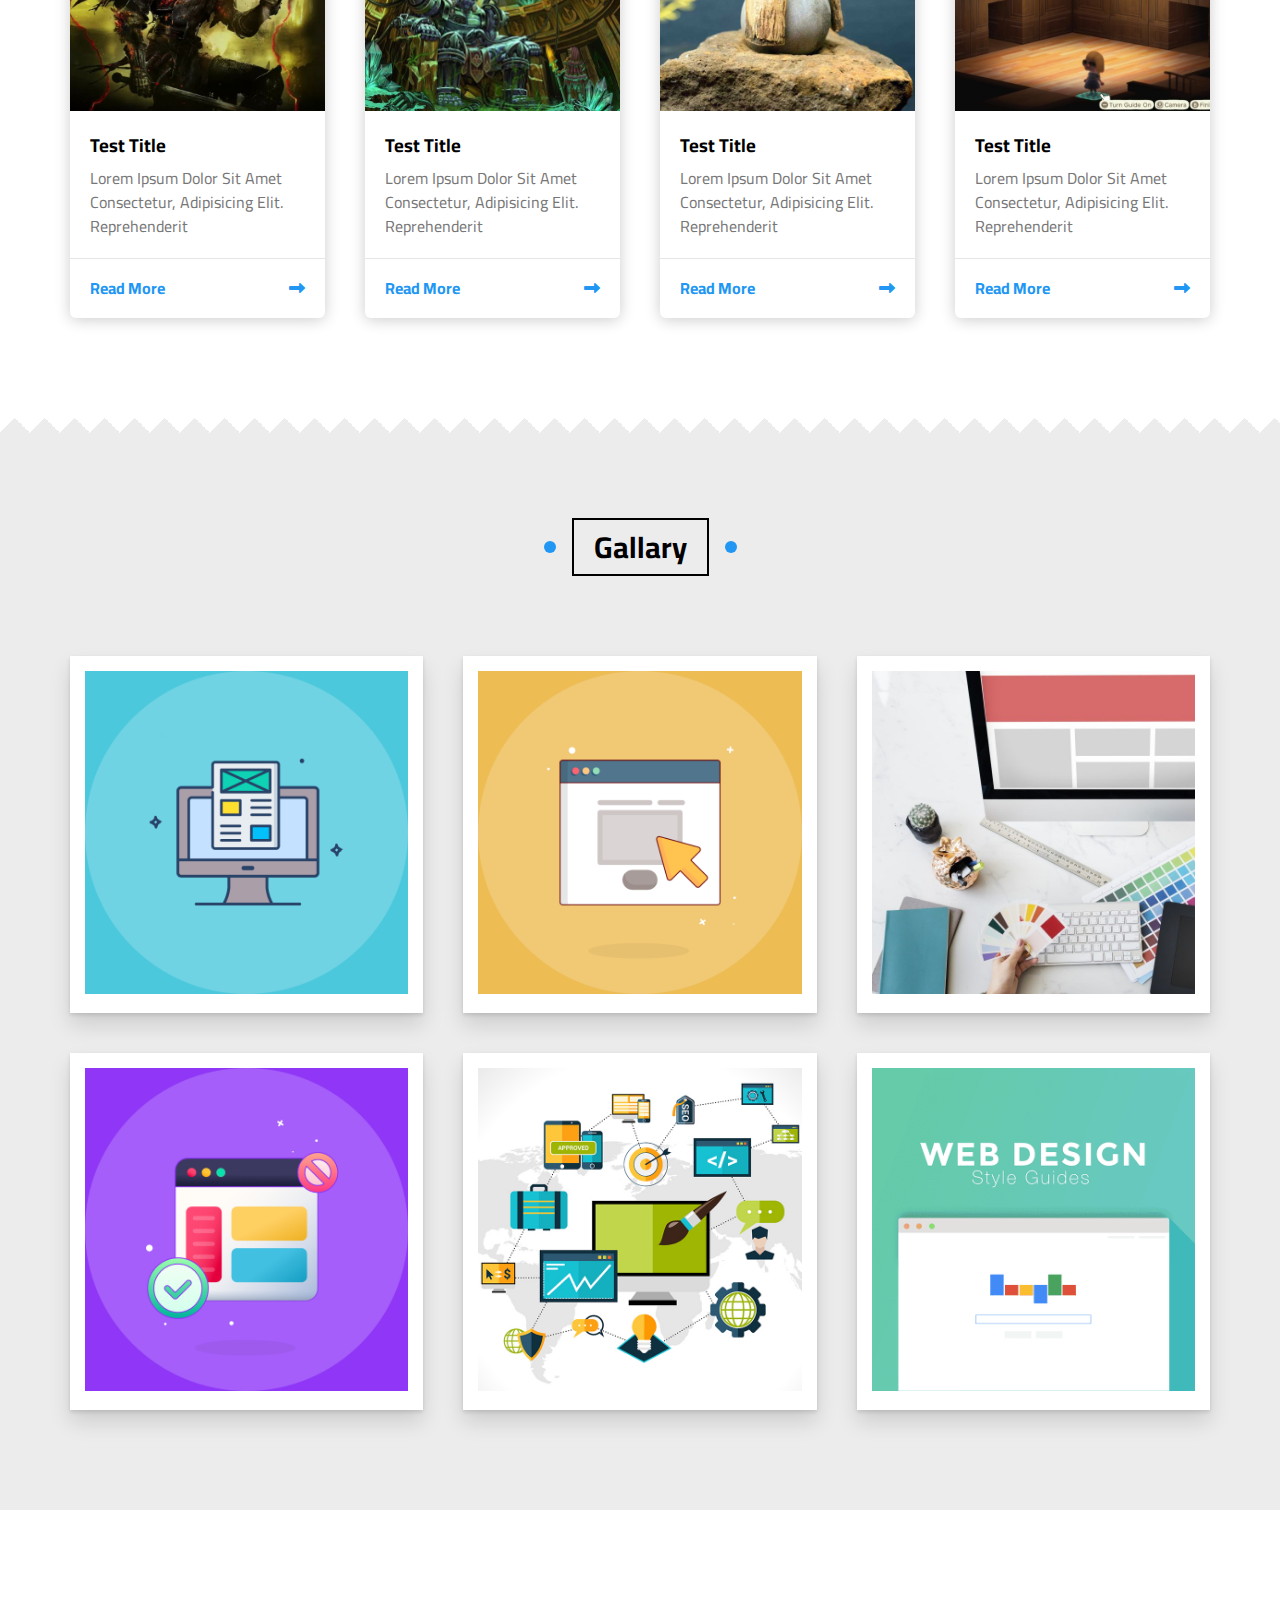
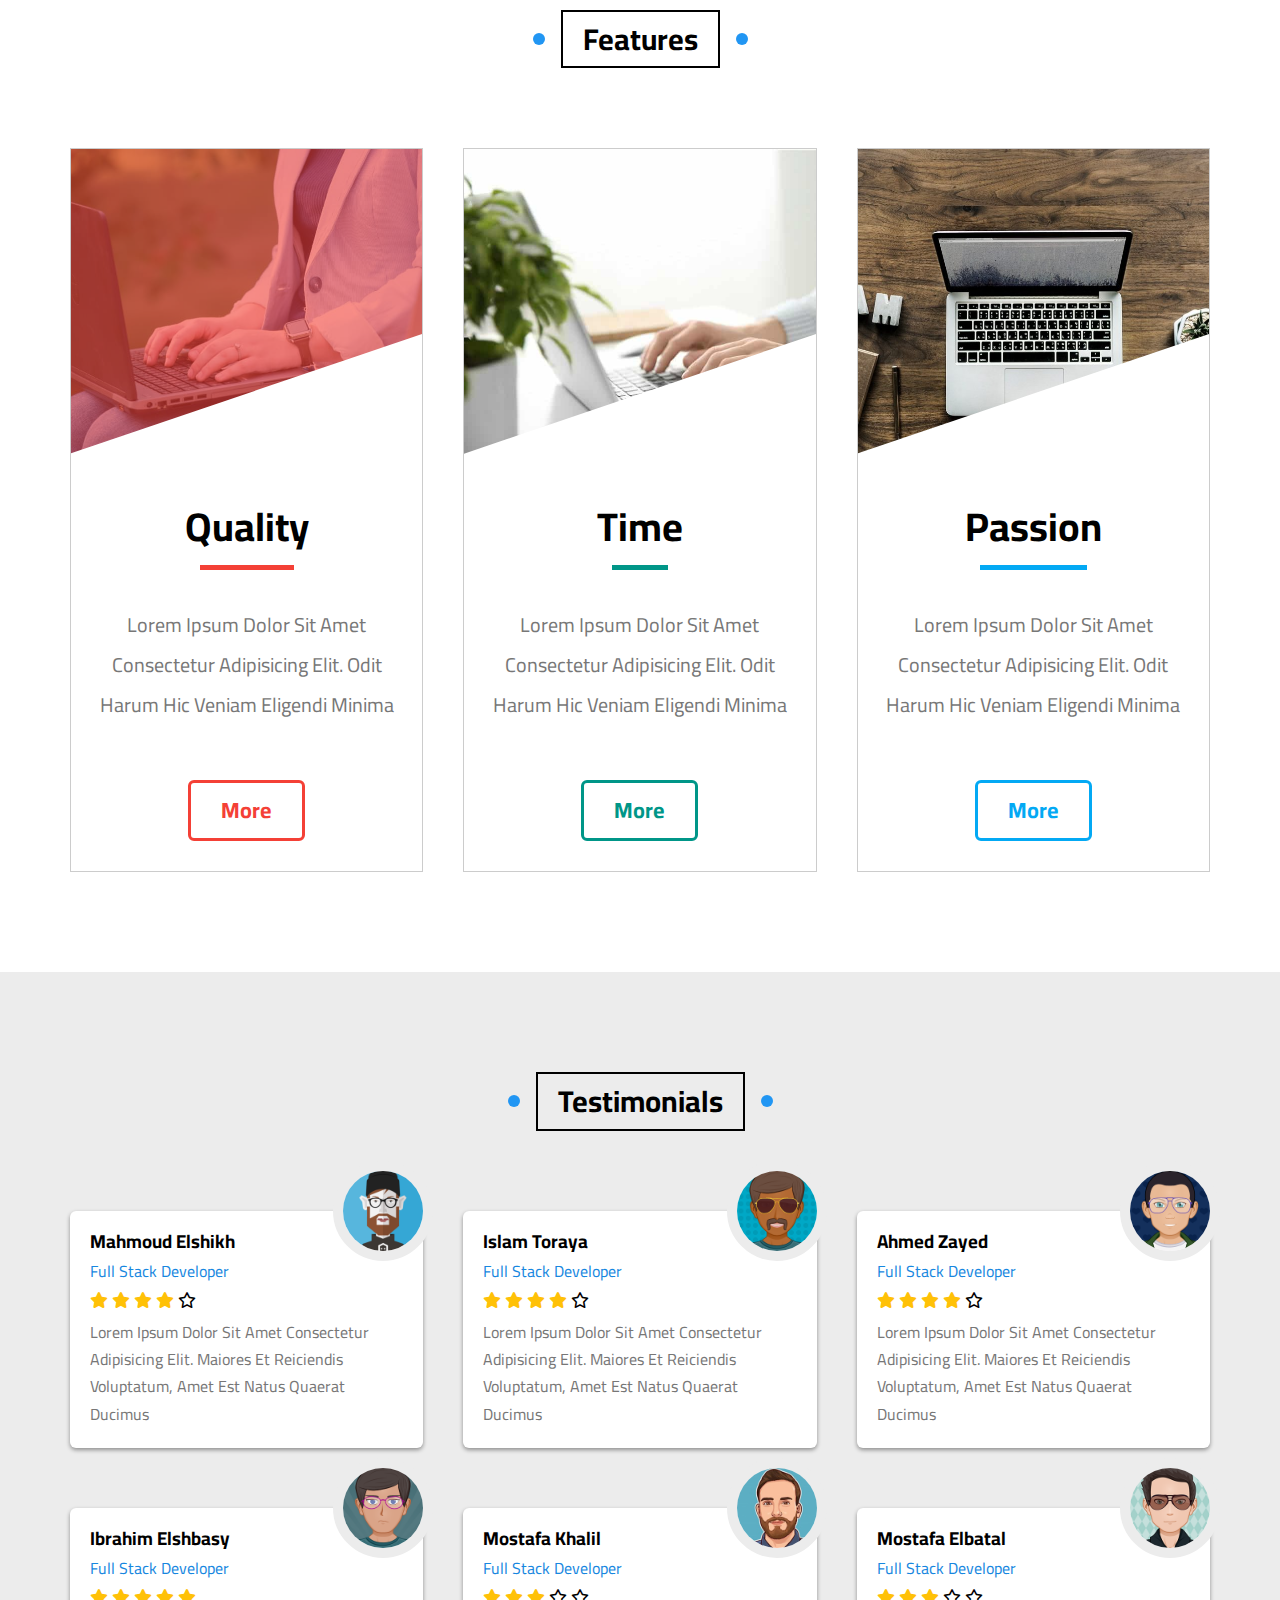
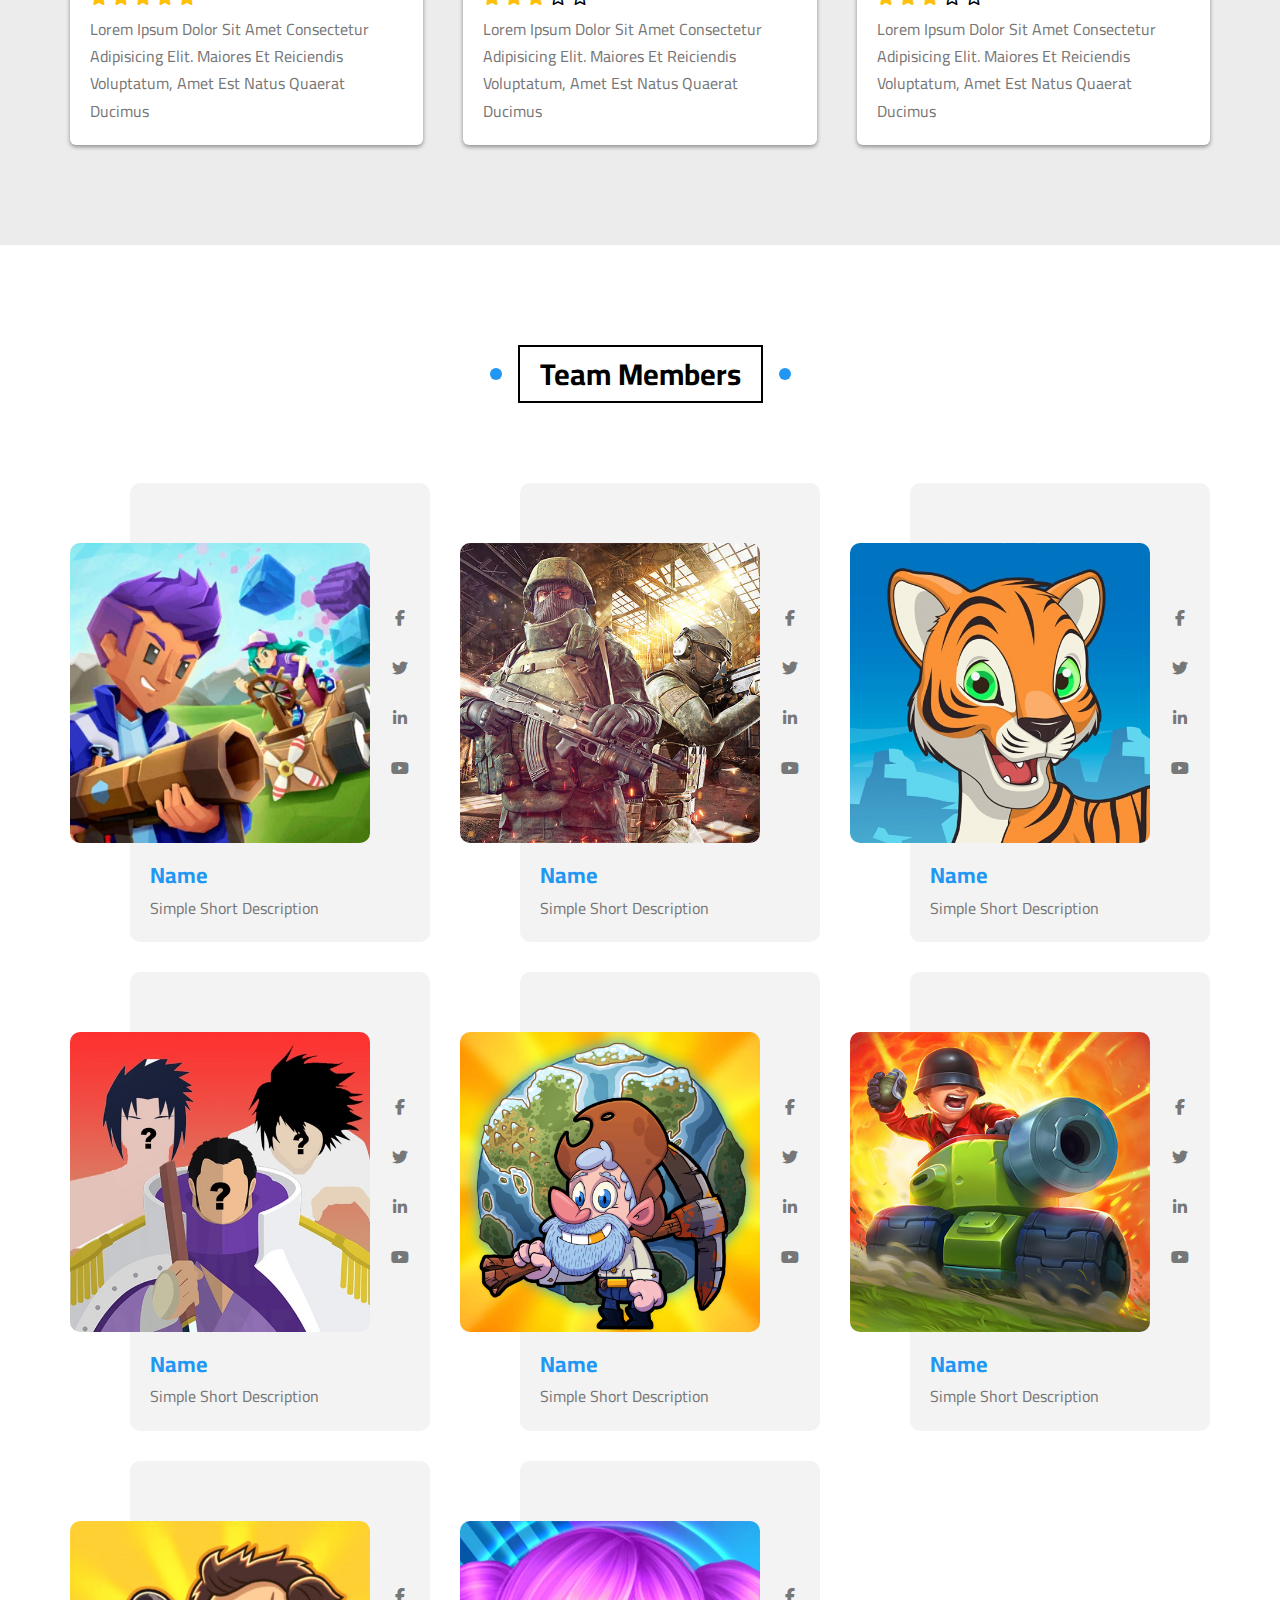
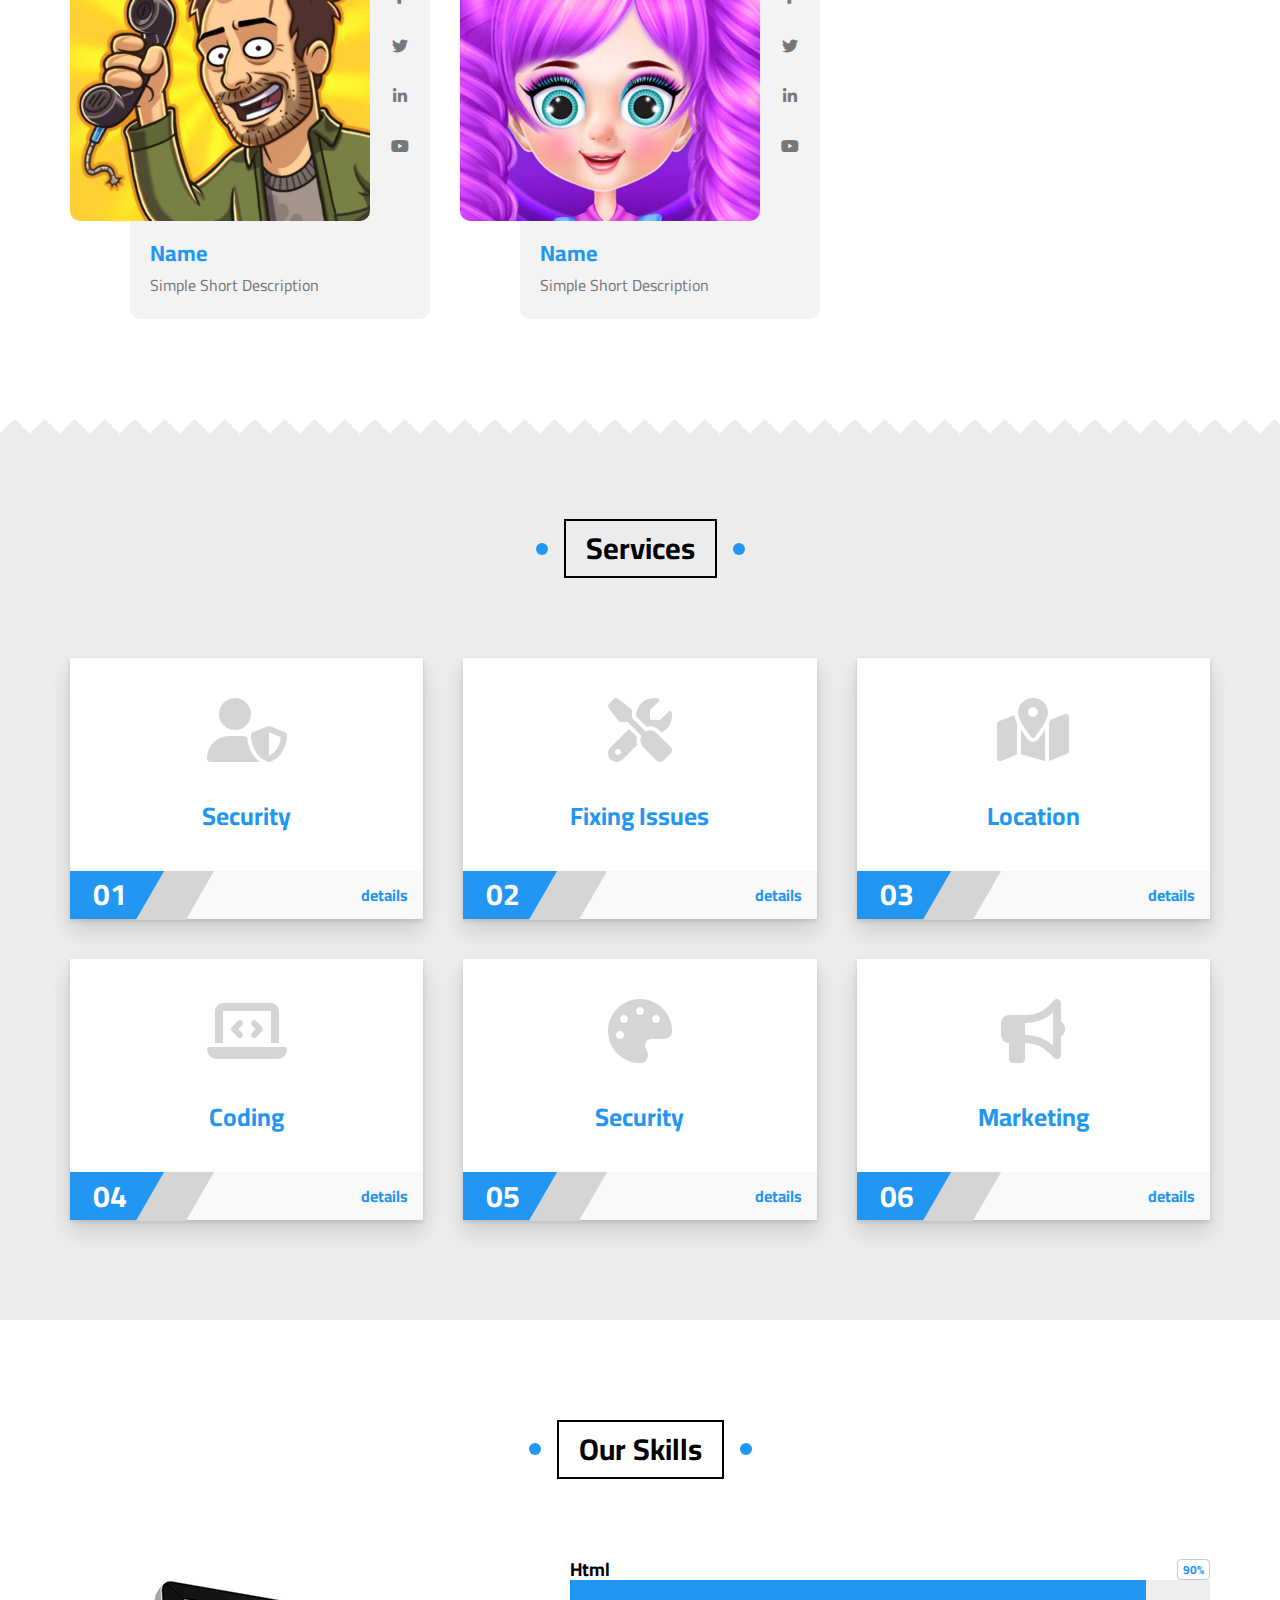
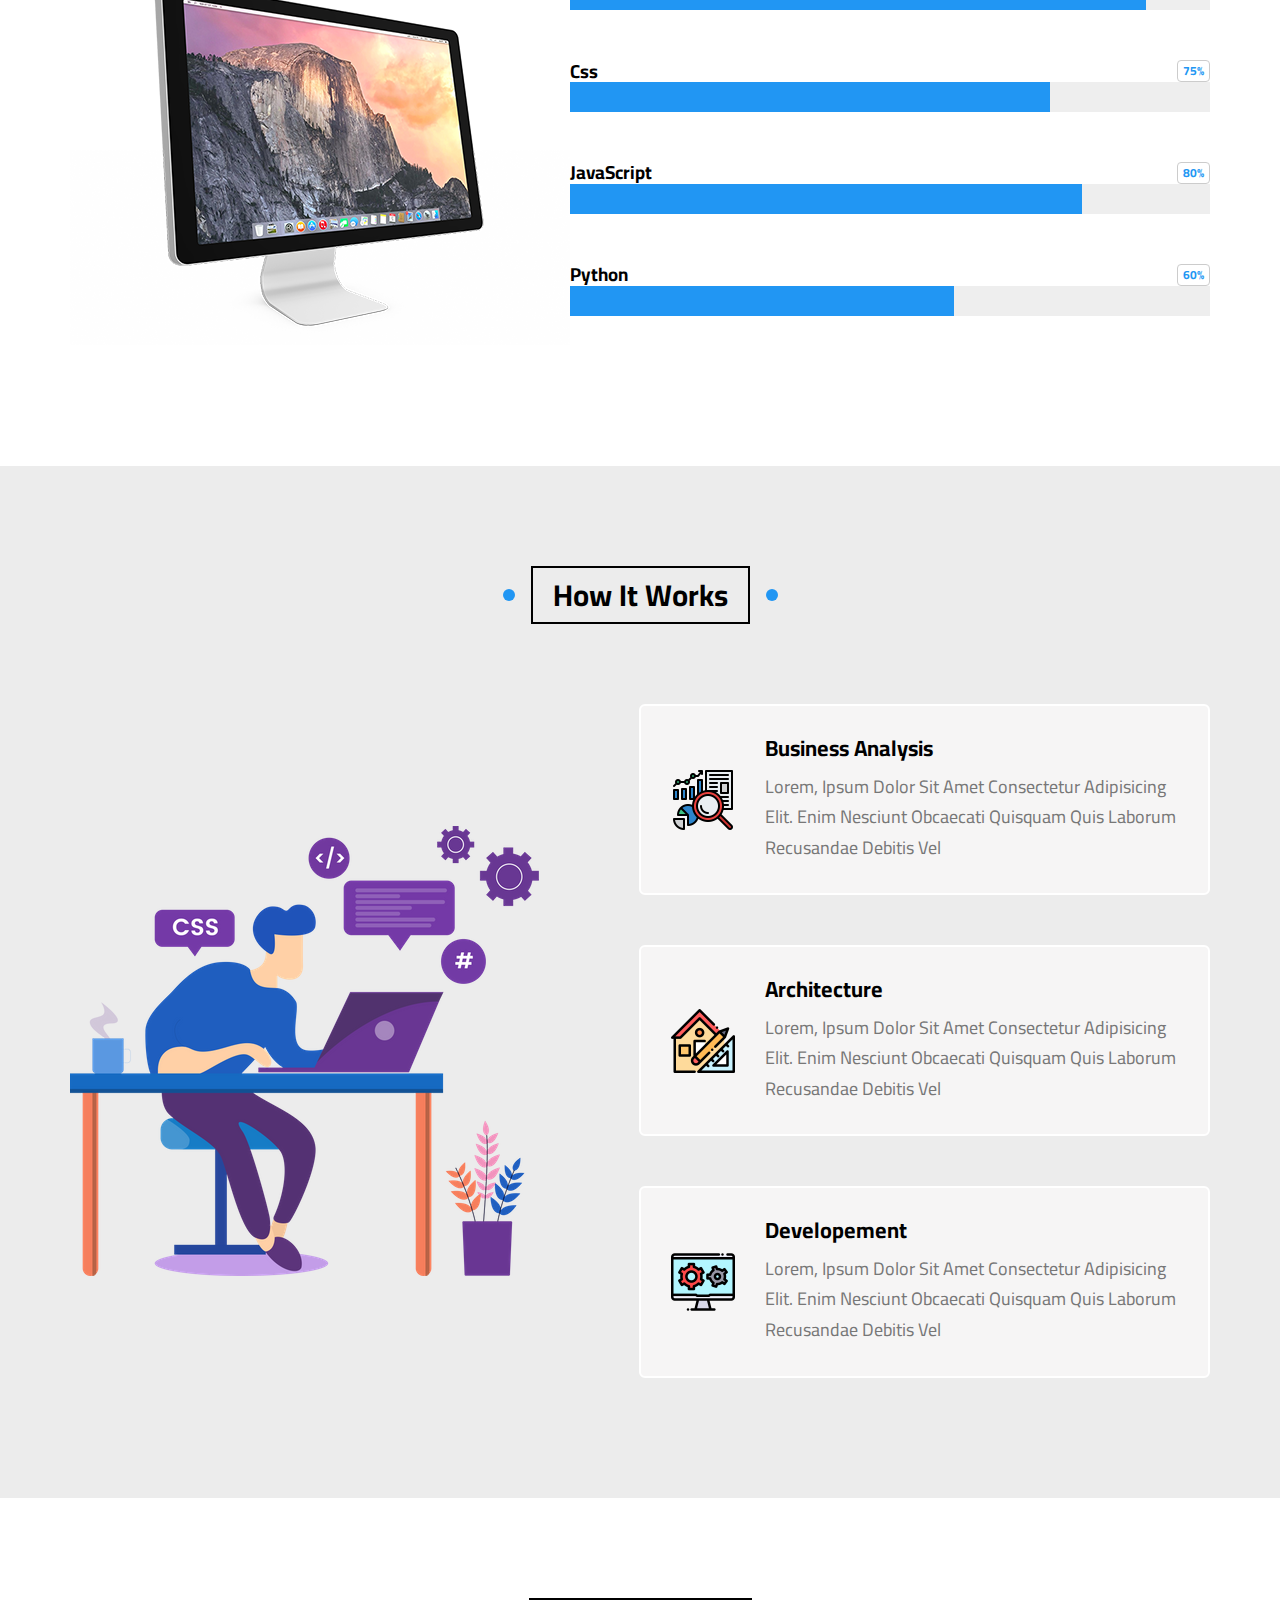
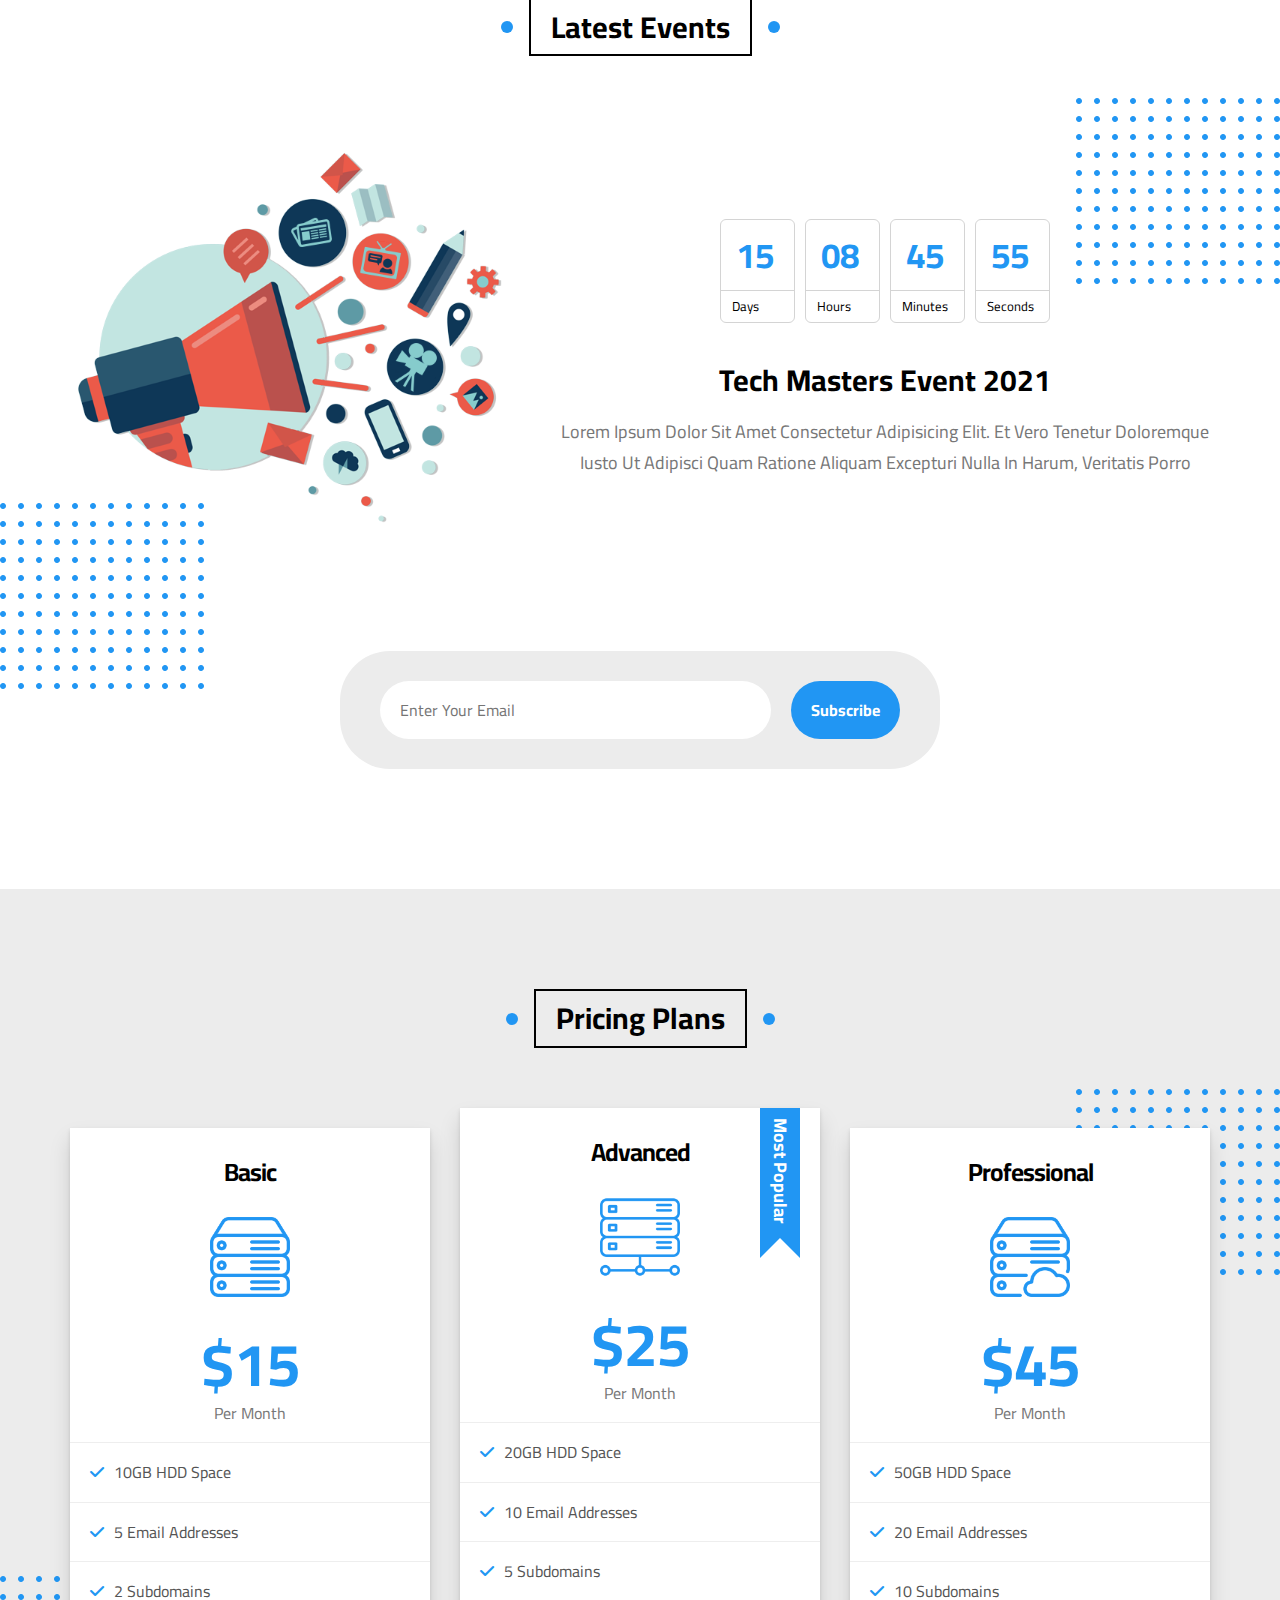
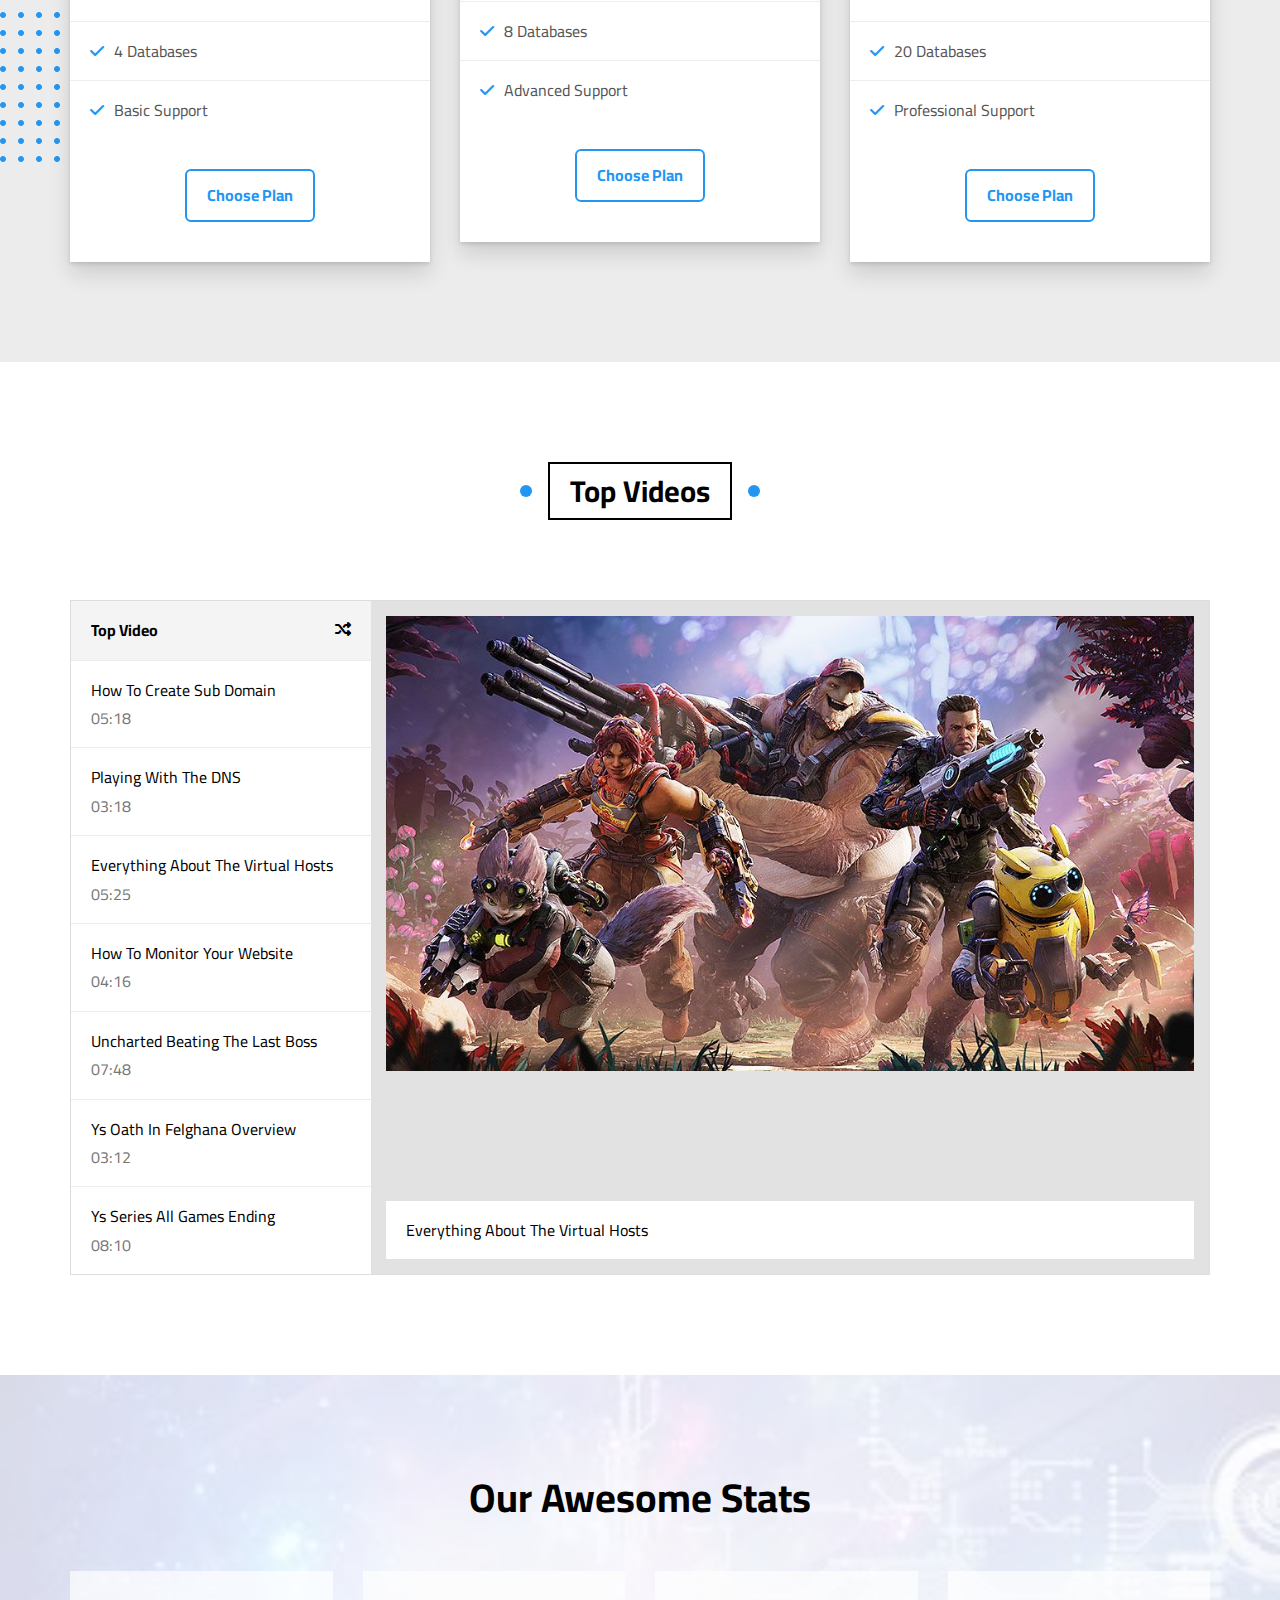
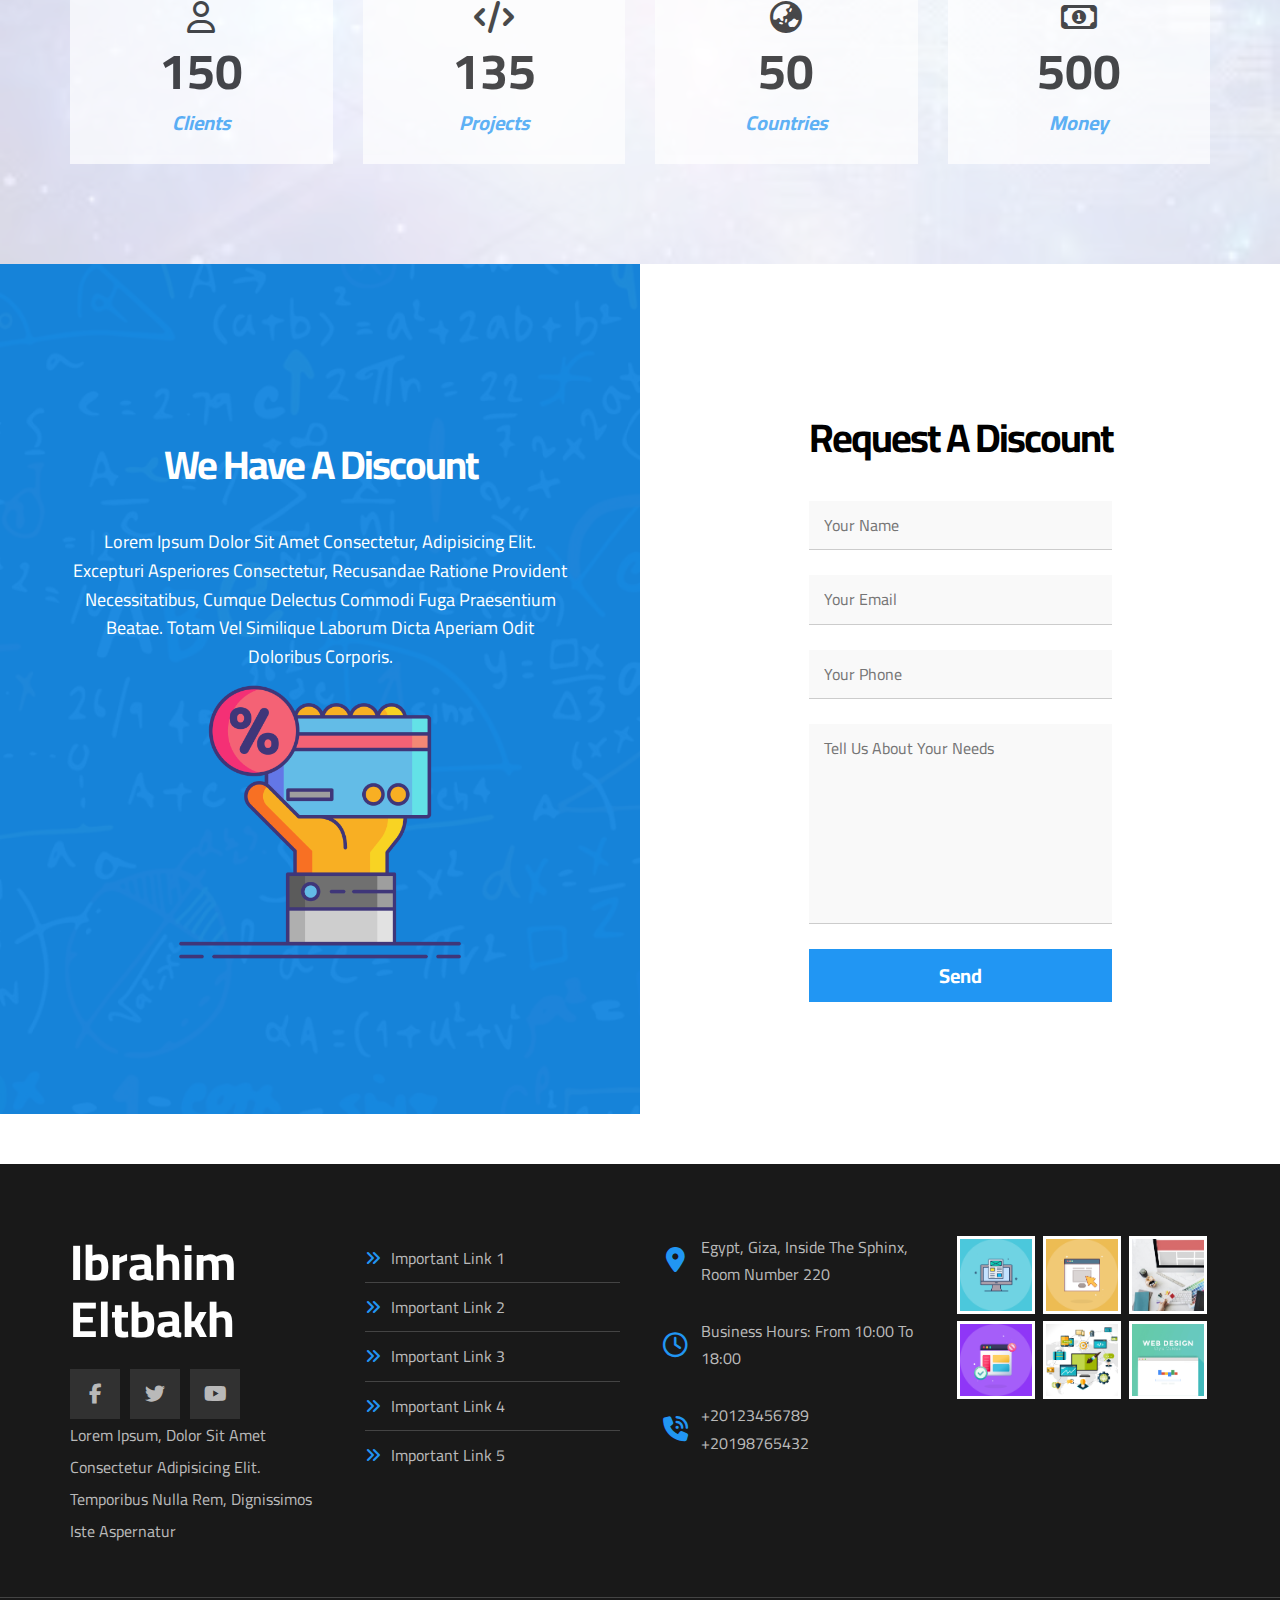
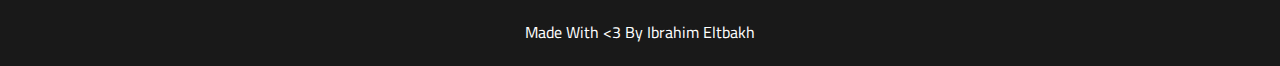
<file: HTML & CSS design/my website/index.html>
<!DOCTYPE html>
<html lang="en">
<head>
    <meta charset="UTF-8">
    <meta name="viewport" content="width=device-width, initial-scale=1.0">
    <title>Ibrahim Eltbakh</title>
    <link rel="stylesheet" href="CSS/normalize.css">
    <!-- Google Fonts -->
    <link rel="preconnect" href="https://fonts.googleapis.com">
    <link rel="preconnect" href="https://fonts.gstatic.com" crossorigin>
    <link href="https://fonts.googleapis.com/css2?family=Cairo:wght@200..1000&family=Open+Sans:ital,wght@0,300..800;1,300..800&family=Work+Sans:ital,wght@0,100..900;1,100..900&display=swap" rel="stylesheet">
    <!-- font awesome -->
    <link rel="stylesheet" href="CSS/all.min.css">
    <!-- main template css  -->
    <link rel="stylesheet" href="CSS/ibrahim eltbakh.css">
</head>
<body>
    <!-- Start Header -->
    <div class="header" id="header">
        <div class="container">
            <a href="#" class="logo">Ibrahim Eltbakh</a>
            <ul class="main-nav">
                <li><a href="#articles">Articles</a></li>
                <li><a href="#gallary">Gallary</a></li>
                <li><a href="#features">Features</a></li>
                <li>
                    <a href="#" class=".menu">Other Links</a>
                    <!-- Start Megamenu -->
                    <div class="Megamenu">
                        <div class="image">
                            <img src="images/megamenu.png" alt="Megamenu">
                        </div>
                        <ul class="links">
                            <li>
                            <a href="#testimonials"><i class="far fa-comments fa-fw"></i> Testimonials</a>
                            </li>
                            <li>
                            <a href="#team"><i class="far fa-user fa-fw"></i> Team Members</a>
                            </li>
                            <li>
                            <a href="#services"><i class="far fa-building fa-fw"></i> Services</a>
                            </li>
                            <li>
                            <a href="#our-skills"><i class="far fa-check-circle fa-fw"></i> Our Skills</a>
                            </li>
                            <li>
                            <a href="#work-steps"><i class="far fa-clipboard fa-fw"></i> How It Works</a>
                            </li>
                        </ul>
                        <ul class="links">
                            <li>
                            <a href="#events"><i class="far fa-calendar-alt fa-fw"></i> Events</a>
                            </li>
                            <li>
                            <a href="#pricing"><i class="fas fa-server fa-fw"></i> Pricing Plans</a>
                            </li>
                            <li>
                            <a href="#video"><i class="far fa-play-circle fa-fw"></i> Top Videos</a>
                            </li>
                            <li>
                            <a href="#stats"><i class="far fa-chart-bar fa-fw"></i> Stats</a>
                            </li>
                            <li>
                            <a href="#discount"><i class="fas fa-percent fa-fw"></i> Request A Discount</a>
                            </li>
                        </ul>
                    </div>
                    <!-- End Megamenu -->
                </li>
                
            </ul>
        </div>
    </div>
    <!-- End Header -->
    <!--*************************************************************************************************************************-->
    <!-- Start landing -->
    <div class="landing">
        <div class="container">
            <div class="text">
                <h1>Welcome, To Ibrahim World</h1>
                <p>Here Iam gonna share everything about my life. Books Iam reading, Games Iam Playing, Stories and Events</p>
            </div>
            <div class="image">
                <img src="images/landing-image.png" alt="landing">
            </div>
        </div>
        <a href="#articles" class="go-down">
            <i class="fas fa-angle-double-down fa-2x"></i>
        </a>
    </div>
    <!-- End landing -->
    <!--*************************************************************************************************************************--> 
    <!-- Start Articles -->
    <div class="articles" id="articles">
        <h2 class="main-title">Articles</h2>
        <div class="container">
            <!-- box1 -->
            <div class="box">
                <img src="images/cat-01.jpg" alt="articles">
                <div class="content">
                    <h3>Test Title</h3>
                    <p>Lorem ipsum dolor sit amet consectetur, adipisicing elit. Reprehenderit</p>
                </div>
                <div class="info">
                    <a href="#">Read more</a>
                    <i class="fas fa-long-arrow-alt-right"></i>
                </div>
            </div>
            <!-- box2 -->
            <div class="box">
                <img src="images/cat-02.jpg" alt="articles">
                <div class="content">
                    <h3>Test Title</h3>
                    <p>Lorem ipsum dolor sit amet consectetur, adipisicing elit. Reprehenderit</p>
                </div>
                <div class="info">
                    <a href="#">Read more</a>
                    <i class="fas fa-long-arrow-alt-right"></i>
                </div>
            </div>
            <!-- box3 -->
            <div class="box">
                <img src="images/cat-03.jpg" alt="articles">
                <div class="content">
                    <h3>Test Title</h3>
                    <p>Lorem ipsum dolor sit amet consectetur, adipisicing elit. Reprehenderit</p>
                </div>
                <div class="info">
                    <a href="#">Read more</a>
                    <i class="fas fa-long-arrow-alt-right"></i>
                </div>
            </div>
            <!-- box4 -->
            <div class="box">
                <img src="images/cat-04.jpg" alt="articles">
                <div class="content">
                    <h3>Test Title</h3>
                    <p>Lorem ipsum dolor sit amet consectetur, adipisicing elit. Reprehenderit</p>
                </div>
                <div class="info">
                    <a href="#">Read more</a>
                    <i class="fas fa-long-arrow-alt-right"></i>
                </div>
            </div>
            <!-- box5 -->
            <div class="box">
                <img src="images/cat-05.jpg" alt="articles">
                <div class="content">
                    <h3>Test Title</h3>
                    <p>Lorem ipsum dolor sit amet consectetur, adipisicing elit. Reprehenderit</p>
                </div>
                <div class="info">
                    <a href="#">Read more</a>
                    <i class="fas fa-long-arrow-alt-right"></i>
                </div>
            </div>
            <!-- box6 -->
            <div class="box">
                <img src="images/cat-06.jpg" alt="articles">
                <div class="content">
                    <h3>Test Title</h3>
                    <p>Lorem ipsum dolor sit amet consectetur, adipisicing elit. Reprehenderit</p>
                </div>
                <div class="info">
                    <a href="#">Read more</a>
                    <i class="fas fa-long-arrow-alt-right"></i>
                </div>
            </div>
            <!-- box7 -->
            <div class="box">
                <img src="images/cat-07.jpg" alt="articles">
                <div class="content">
                    <h3>Test Title</h3>
                    <p>Lorem ipsum dolor sit amet consectetur, adipisicing elit. Reprehenderit</p>
                </div>
                <div class="info">
                    <a href="#">Read more</a>
                    <i class="fas fa-long-arrow-alt-right"></i>
                </div>
            </div>
            <!-- box8 -->
            <div class="box">
                <img src="images/cat-08.jpg" alt="articles">
                <div class="content">
                    <h3>Test Title</h3>
                    <p>Lorem ipsum dolor sit amet consectetur, adipisicing elit. Reprehenderit</p>
                </div>
                <div class="info">
                    <a href="#">Read more</a>
                    <i class="fas fa-long-arrow-alt-right"></i>
                </div>
            </div>
        </div>
    </div>
    <!-- End Articles -->
    <!--*************************************************************************************************************************-->
    <div class="spikes"></div>
    <!-- Start gallary -->
    <div class="gallary" id="gallary">
        <h2 class="main-title">gallary</h2>
        <div class="container">
            <!-- box1 -->
            <div class="box">
                <div class="image">
                    <img src="images/gallery-01.png" alt="gallary">
                </div>
            </div>
            <!-- box2 -->
            <div class="box">
                <div class="image">
                    <img src="images/gallery-02.png" alt="gallary">
                </div>
            </div>
            <!-- box3 -->
            <div class="box">
                <div class="image">
                    <img src="images/gallery-03.jpg" alt="gallary">
                </div>
            </div>
            <!-- box4 -->
            <div class="box">
                <div class="image">
                    <img src="images/gallery-04.png" alt="gallary">
                </div>
            </div>
            <!-- box5 -->
            <div class="box">
                <div class="image">
                    <img src="images/gallery-05.jpg" alt="gallary">
                </div>
            </div>
            <!-- box6 -->
            <div class="box">
                <div class="image">
                    <img src="images/gallery-06.png" alt="gallary">
                </div>
            </div>
        </div>
    </div>
    <!-- End gallary -->
    <!--*************************************************************************************************************************-->
    <!-- Start features -->
    <div class="features" id="features">
        <h2 class="main-title">features</h2>
        <div class="container">
            <!-- box1 -->
            <div class="box quality">
                <div class="image">
                    <img src="images/features-01.jpg" alt="features">
                </div>
                <h2>Quality</h2>
                <p>Lorem ipsum dolor sit amet consectetur adipisicing elit. Odit harum hic veniam eligendi minima</p>
                <a href="#">more</a>
            </div>
             <!-- box2 -->
             <div class="box time ">
                <div class="image">
                    <img src="images/features-02.jpg" alt="features">
                </div>
                <h2>Time</h2>
                <p>Lorem ipsum dolor sit amet consectetur adipisicing elit. Odit harum hic veniam eligendi minima</p>
                <a href="#">more</a>
            </div>
             <!-- box3 -->
             <div class="box passion">
                <div class="image">
                    <img src="images/features-03.jpg" alt="features">
                </div>
                <h2>Passion</h2>
                <p>Lorem ipsum dolor sit amet consectetur adipisicing elit. Odit harum hic veniam eligendi minima</p>
                <a href="#">more</a>
            </div>
        </div>    
    </div>  
    <!-- End features -->
    <!--*************************************************************************************************************************-->
    <!-- Start Testimonials -->
     <div class="testimonials" id="testimonials">
        <h2 class="main-title">testimonials</h2>
        <div class="container">
            <div class="box">
                <img src="images/avatar-01.png" alt="testimonials">
                <h3>mahmoud elshikh</h3>
                <span class="title">Full Stack Developer</span>
                <div class="rate">
                    <i class="filled fas fa-star"></i>
                    <i class="filled fas fa-star"></i>
                    <i class="filled fas fa-star"></i>
                    <i class="filled fas fa-star"></i>
                    <i class="far fa-star"></i>
                </div>
                <p>Lorem ipsum dolor sit amet consectetur adipisicing elit. Maiores et reiciendis voluptatum, amet est natus quaerat ducimus</p>
            </div>
            <div class="box">
                <img src="images/avatar-02.png" alt="testimonials">
                <h3>islam toraya</h3>
                <span class="title">Full Stack Developer</span>
                <div class="rate">
                    <i class="filled fas fa-star"></i>
                    <i class="filled fas fa-star"></i>
                    <i class="filled fas fa-star"></i>
                    <i class="filled fas fa-star"></i>
                    <i class="far fa-star"></i>
                </div>
                <p>Lorem ipsum dolor sit amet consectetur adipisicing elit. Maiores et reiciendis voluptatum, amet est natus quaerat ducimus</p>
            </div>
            <div class="box">
                <img src="images/avatar-03.png" alt="testimonials">
                <h3>ahmed zayed</h3>
                <span class="title">Full Stack Developer</span>
                <div class="rate">
                    <i class="filled fas fa-star"></i>
                    <i class="filled fas fa-star"></i>
                    <i class="filled fas fa-star"></i>
                    <i class="filled fas fa-star"></i>
                    <i class="far fa-star"></i>
                </div>
                <p>Lorem ipsum dolor sit amet consectetur adipisicing elit. Maiores et reiciendis voluptatum, amet est natus quaerat ducimus</p>
            </div>
            <div class="box">
                <img src="images/avatar-04.png" alt="testimonials">
                <h3>ibrahim elshbasy</h3>
                <span class="title">Full Stack Developer</span>
                <div class="rate">
                    <i class="filled fas fa-star"></i>
                    <i class="filled fas fa-star"></i>
                    <i class="filled fas fa-star"></i>
                    <i class="filled fas fa-star"></i>
                    <i class="filled fas fa-star"></i>
                </div>
                <p>Lorem ipsum dolor sit amet consectetur adipisicing elit. Maiores et reiciendis voluptatum, amet est natus quaerat ducimus</p>
            </div>
            <div class="box">
                <img src="images/avatar-05.png" alt="testimonials">
                <h3>mostafa khalil</h3>
                <span class="title">Full Stack Developer</span>
                <div class="rate">
                    <i class="filled fas fa-star"></i>
                    <i class="filled fas fa-star"></i>
                    <i class="filled fas fa-star"></i>
                    <i class="far fa-star"></i>
                    <i class="far fa-star"></i>
                </div>
                <p>Lorem ipsum dolor sit amet consectetur adipisicing elit. Maiores et reiciendis voluptatum, amet est natus quaerat ducimus</p>
            </div>
            <div class="box">
                <img src="images/avatar-06.png" alt="testimonials">
                <h3>mostafa elbatal</h3>
                <span class="title">Full Stack Developer</span>
                <div class="rate">
                    <i class="filled fas fa-star"></i>
                    <i class="filled fas fa-star"></i>
                    <i class="filled fas fa-star"></i>
                    <i class="far fa-star"></i>
                    <i class="far fa-star"></i>
                </div>
                <p>Lorem ipsum dolor sit amet consectetur adipisicing elit. Maiores et reiciendis voluptatum, amet est natus quaerat ducimus</p>
            </div>
        </div>
     </div>
    <!-- End Testimonials -->
    <!--*************************************************************************************************************************-->
    <!-- Start team -->
     <div class="team" id="team">
        <h2 class="main-title">team Members</h2>
        <div class="container">
            <div class="box">
                <div class="data">
                    <img src="images/team-01.jpg" alt="team">
                    <div class="social">
                        <a href="#"><i class="fab fa-facebook-f"></i></a>
                        <a href="#"><i class="fab fa-twitter"></i></a>
                        <a href="#"><i class="fab fa-linkedin-in"></i></a>
                        <a href="#"><i class="fab fa-youtube"></i></a> 
                      </div>
                </div>
                <div class="info">
                    <h3>Name</h3>
                    <p>Simple Short Description</p>
                </div>
            </div>
            <div class="box">
                <div class="data">
                    <img src="images/team-02.jpg" alt="team">
                    <div class="social">
                        <a href="#"><i class="fab fa-facebook-f"></i></a>
                        <a href="#"><i class="fab fa-twitter"></i></a>
                        <a href="#"><i class="fab fa-linkedin-in"></i></a>
                        <a href="#"><i class="fab fa-youtube"></i></a> 
                      </div>
                </div>
                <div class="info">
                    <h3>Name</h3>
                    <p>Simple Short Description</p>
                </div>
            </div>
            <div class="box">
                <div class="data">
                    <img src="images/team-03.jpg" alt="team">
                    <div class="social">
                        <a href="#"><i class="fab fa-facebook-f"></i></a>
                        <a href="#"><i class="fab fa-twitter"></i></a>
                        <a href="#"><i class="fab fa-linkedin-in"></i></a>
                        <a href="#"><i class="fab fa-youtube"></i></a> 
                      </div>
                </div>
                <div class="info">
                    <h3>Name</h3>
                    <p>Simple Short Description</p>
                </div>
            </div>
            <div class="box">
                <div class="data">
                    <img src="images/team-04.jpg" alt="team">
                    <div class="social">
                        <a href="#"><i class="fab fa-facebook-f"></i></a>
                        <a href="#"><i class="fab fa-twitter"></i></a>
                        <a href="#"><i class="fab fa-linkedin-in"></i></a>
                        <a href="#"><i class="fab fa-youtube"></i></a> 
                      </div>
                </div>
                <div class="info">
                    <h3>Name</h3>
                    <p>Simple Short Description</p>
                </div>
            </div>
            <div class="box">
                <div class="data">
                    <img src="images/team-05.png" alt="team">
                    <div class="social">
                        <a href="#"><i class="fab fa-facebook-f"></i></a>
                        <a href="#"><i class="fab fa-twitter"></i></a>
                        <a href="#"><i class="fab fa-linkedin-in"></i></a>
                        <a href="#"><i class="fab fa-youtube"></i></a> 
                      </div>
                </div>
                <div class="info">
                    <h3>Name</h3>
                    <p>Simple Short Description</p>
                </div>
            </div>
            <div class="box">
                <div class="data">
                    <img src="images/team-06.png" alt="team">
                    <div class="social">
                        <a href="#"><i class="fab fa-facebook-f"></i></a>
                        <a href="#"><i class="fab fa-twitter"></i></a>
                        <a href="#"><i class="fab fa-linkedin-in"></i></a>
                        <a href="#"><i class="fab fa-youtube"></i></a> 
                      </div>
                </div>
                <div class="info">
                    <h3>Name</h3>
                    <p>Simple Short Description</p>
                </div>
            </div>
            <div class="box">
                <div class="data">
                    <img src="images/team-07.jpg" alt="team">
                    <div class="social">
                        <a href="#"><i class="fab fa-facebook-f"></i></a>
                        <a href="#"><i class="fab fa-twitter"></i></a>
                        <a href="#"><i class="fab fa-linkedin-in"></i></a>
                        <a href="#"><i class="fab fa-youtube"></i></a> 
                      </div>
                </div>
                <div class="info">
                    <h3>Name</h3>
                    <p>Simple Short Description</p>
                </div>
            </div>
            <div class="box">
                <div class="data">
                    <img src="images/team-08.jpg" alt="team">
                    <div class="social">
                        <a href="#"><i class="fab fa-facebook-f"></i></a>
                        <a href="#"><i class="fab fa-twitter"></i></a>
                        <a href="#"><i class="fab fa-linkedin-in"></i></a>
                        <a href="#"><i class="fab fa-youtube"></i></a> 
                      </div>
                </div>
                <div class="info">
                    <h3>Name</h3>
                    <p>Simple Short Description</p>
                </div>
            </div>
            
        </div>
     </div>
    <!-- End team -->
    <!--*************************************************************************************************************************-->
    <div class="spikes"></div>
    <!-- Start Services -->
    <div class="services" id="services">
        <h2 class="main-title">Services</h2>
        <div class="container">
            <div class="box">
                <i class="fas fa-user-shield fa-4x"></i>
                <h3>Security</h3>
                <div class="info">
                    <a href="#">details</a>
                </div>
            </div>
            <div class="box">
                <i class="fas fa-tools fa-4x"></i>
                <h3>Fixing Issues</h3>
                <div class="info">
                    <a href="#">details</a>
                </div>
            </div>
            <div class="box">
                <i class="fas fa-map-marked-alt fa-4x"></i>
                <h3>Location</h3>
                <div class="info">
                    <a href="#">details</a>
                </div>
            </div>
            <div class="box">
                <i class="fas fa-laptop-code fa-4x"></i>
                <h3>Coding</h3>
                <div class="info">
                    <a href="#">details</a>
                </div>
            </div>
            <div class="box">
                <i class="fas fa-palette fa-4x"></i>
                <h3>Security</h3>
                <div class="info">
                    <a href="#">details</a>
                </div>
            </div>
            <div class="box">
                <i class="fas fa-bullhorn fa-4x"></i>
                <h3>Marketing</h3>
                <div class="info">
                    <a href="#">details</a>
                </div>
            </div>
        </div>
    </div>
    <!-- End Services -->
    <!--*************************************************************************************************************************-->
    <!-- Start skills -->
    <div class="our-skills" id="our-skills">
        <h2 class="main-title">our skills</h2>
        <div class="container">
            <img src="images/skills.png" alt="skills">
            <div class="skills">
                <div class="skill">
                    <h3>html<span>90%</span></h3>
                    <div class="the-progress">
                        <span style="width: 90%;"></span>
                    </div>
                </div>
                <div class="skill">
                    <h3>css<span>75%</span></h3>
                    <div class="the-progress">
                        <span style="width: 75%;"></span>
                    </div>
                </div>
                <div class="skill">
                    <h3>JavaScript<span>80%</span></h3>
                    <div class="the-progress">
                        <span style="width: 80%;"></span>
                    </div>
                </div>
                <div class="skill">
                    <h3>Python<span>60%</span></h3>
                    <div class="the-progress">
                        <span style="width: 60%;"></span>
                    </div>
                </div>
            </div>
        </div>
    </div>
    <!-- End skills -->
    <!--*************************************************************************************************************************-->
    <!-- Start work steps -->
    <div class="work-steps" id="work-steps">
        <h2 class="main-title">How it works</h2>
        <div class="container">
            <img  class="img" src="images/work-steps.png" alt="work-steps">
            <div class="steps">
                <div class="step">
                    <div class="image">
                        <img src="images/work-steps-1.png" alt="work-step">
                    </div>
                    <div class="text">
                        <h3>Business Analysis</h3>
                        <p>Lorem, ipsum dolor sit amet consectetur adipisicing elit. Enim nesciunt obcaecati quisquam quis laborum recusandae debitis vel</p>
                    </div>
                </div>
                <div class="step">
                    <div class="image">
                        <img src="images/work-steps-2.png" alt="work-step">
                    </div>
                    <div class="text">
                        <h3>Architecture</h3>
                        <p>Lorem, ipsum dolor sit amet consectetur adipisicing elit. Enim nesciunt obcaecati quisquam quis laborum recusandae debitis vel</p>
                    </div>
                </div>
                <div class="step">
                    <div class="image">
                        <img src="images/work-steps-3.png" alt="work-step">
                    </div>
                    <div class="text">
                        <h3>Developement</h3>
                        <p>Lorem, ipsum dolor sit amet consectetur adipisicing elit. Enim nesciunt obcaecati quisquam quis laborum recusandae debitis vel</p>
                    </div>
                </div>
            </div>
        </div>
    </div>
    <!-- End work steps  -->
    <!--*************************************************************************************************************************-->
    <!-- Start Events -->
    <div class="events" id="events">
        <div class="dots dots-up"></div>
        <div class="dots dots-down"></div>
        <h2 class="main-title">Latest Events</h2>
        <div class="container">
          <img decoding="async" src="images/events.png" alt="events" />
          <div class="info">
            <div class="time">
              <div class="unit">
                <span>15</span>
                <span>Days</span>
              </div>
              <div class="unit">
                <span>08</span>
                <span>Hours</span>
              </div>
              <div class="unit">
                <span>45</span>
                <span>Minutes</span>
              </div>
              <div class="unit">
                <span>55</span>
                <span>Seconds</span>
              </div>
            </div>
            <h2 class="title">Tech Masters Event 2021</h2>
            <p class="description">
              Lorem ipsum dolor sit amet consectetur adipisicing elit. Et vero tenetur doloremque iusto ut adipisci quam
              ratione aliquam excepturi nulla in harum, veritatis porro
            </p>
          </div>
          <div class="subscribe">
            <form action="">
              <input type="email" placeholder="Enter Your Email" />
              <input type="submit" value="Subscribe" />
            </form>
          </div>
        </div>
      </div>
    <!-- End Events -->
    <!--*************************************************************************************************************************-->
    <!-- Start Pricing -->
    <div class="pricing" id="pricing">
        <div class="dots dots-up"></div>
        <div class="dots dots-down"></div>
        <h2 class="main-title">Pricing Plans</h2>
        <div class="container">
          <div class="box">
            <div class="title">Basic</div>
            <img decoding="async" src="images/hosting-basic.png" alt="" />
            <div class="price">
              <span class="amount">$15</span>
              <span class="time">Per Month</span>
            </div>
            <ul>
              <li>10GB HDD Space</li>
              <li>5 Email Addresses</li>
              <li>2 Subdomains</li>
              <li>4 Databases</li>
              <li>Basic Support</li>
            </ul>
            <a href="#">Choose Plan</a>
          </div>
          <div class="box popular">
            <div class="label">Most Popular</div>
            <div class="title">Advanced</div>
            <img decoding="async" src="images/hosting-advanced.png" alt="" />
            <div class="price">
              <span class="amount">$25</span>
              <span class="time">Per Month</span>
            </div>
            <ul>
              <li>20GB HDD Space</li>
              <li>10 Email Addresses</li>
              <li>5 Subdomains</li>
              <li>8 Databases</li>
              <li>Advanced Support</li>
            </ul>
            <a href="#">Choose Plan</a>
          </div>
          <div class="box">
            <div class="title">Professional</div>
            <img decoding="async" src="images/hosting-professional.png" alt="" />
            <div class="price">
              <span class="amount">$45</span>
              <span class="time">Per Month</span>
            </div>
            <ul>
              <li>50GB HDD Space</li>
              <li>20 Email Addresses</li>
              <li>10 Subdomains</li>
              <li>20 Databases</li>
              <li>Professional Support</li>
            </ul>
            <a href="#">Choose Plan</a>
          </div>
        </div>
    </div>
      <!-- End Pricing -->
      <!--*************************************************************************************************************************-->
      <!-- Start video -->
      <div class="video" id="video">
        <h2 class="main-title">top videos</h2>
        <div class="container">
            <div class="holder">
                <div class="list">
                    <div class="name">top video
                        <i class="fas fa-random"></i>
                    </div>
                    <ul>
                        <li>How To Create Sub Domain<span>05:18</span></li>
                        <li>Playing With The DNS<span>03:18</span></li>
                        <li>Everything About The Virtual Hosts<span>05:25</span></li>
                        <li>How To Monitor Your Website<span>04:16</span></li>
                        <li>Uncharted Beating The Last Boss<span>07:48</span></li>
                        <li>Ys Oath In Felghana Overview<span>03:12</span></li>
                        <li>Ys Series All Games Ending<span>08:10</span></li>

                    </ul>
                </div>
                <div class="preview">
                    <img src="images/video-preview.jpg" alt="video">
                    <div class="info">Everything About The Virtual Hosts</div>
                </div>
            </div>
        </div>
      </div>
      <!-- End video -->
      <!--*************************************************************************************************************************-->
      <!-- Start stats -->
      <div class="stats" id="stats">
        <h2>Our Awesome Stats</h2>
        <div class="container">
            <div class="box">
                <i class="far fa-user fa-2x fa-fw"></i>
                <span class="number">150</span>
                <span class="text">Clients</span>
            </div>
            <div class="box">
                <i class="fas fa-code fa-2x fa-fw"></i>
                <span class="number">135</span>
                <span class="text">Projects</span>
            </div>
            <div class="box">
                <i class="fas fa-globe-asia fa-2x fa-fw"></i>
                <span class="number">50</span>
                <span class="text">Countries</span>
            </div>
            <div class="box">
                <i class="far fa-money-bill-alt fa-2x fa-fw"></i>
                <span class="number">500</span>
                <span class="text">Money</span>
            </div>
        </div>
      </div>
      <!-- End stats -->
      <!--*************************************************************************************************************************-->
      <!-- Start Discount -->
    <div class="discount" id="discount">
        <div class="image">
          <div class="content">
            <h2>We Have A Discount</h2>
            <p>
              Lorem ipsum dolor sit amet consectetur, adipisicing elit. Excepturi asperiores consectetur, recusandae
              ratione provident necessitatibus, cumque delectus commodi fuga praesentium beatae. Totam vel similique
              laborum dicta aperiam odit doloribus corporis.
            </p>
            <img decoding="async" src="images/discount.png" alt="" />
          </div>
        </div>
        <div class="form">
          <div class="content">
            <h2>Request A Discount</h2>
            <form action="">
              <input class="input" type="text" placeholder="Your Name" name="name" />
              <input class="input" type="email" placeholder="Your Email" name="email" />
              <input class="input" type="text" placeholder="Your Phone" name="mobile" />
              <textarea class="input" placeholder="Tell Us About Your Needs" name="message"></textarea>
              <input type="submit" value="Send" />
            </form>
          </div>
        </div>
      </div>
      <!-- End Discount -->
      <!--*************************************************************************************************************************-->
      <!-- Start Footer -->
      <div class="footer">
        <div class="container">
          <div class="box">
            <h3>ibrahim eltbakh</h3>
            <ul class="social">
              <li>
                <a href="#" class="facebook">
                  <i class="fab fa-facebook-f"></i>
                </a>
              </li>
              <li>
                <a href="#" class="twitter">
                  <i class="fab fa-twitter"></i>
                </a>
              </li>
              <li>
                <a href="#" class="youtube">
                  <i class="fab fa-youtube"></i>
                </a>
              </li>
            </ul>
            <p class="text">
              Lorem ipsum, dolor sit amet consectetur adipisicing elit. Temporibus nulla rem, dignissimos iste aspernatur
            </p>
          </div>
          <div class="box">
            <ul class="links">
              <li><a href="#">Important Link 1</a></li>
              <li><a href="#">Important Link 2</a></li>
              <li><a href="#">Important Link 3</a></li>
              <li><a href="#">Important Link 4</a></li>
              <li><a href="#">Important Link 5</a></li>
            </ul>
          </div>
          <div class="box">
            <div class="line">
              <i class="fas fa-map-marker-alt fa-fw"></i>
              <div class="info">Egypt, Giza, Inside The Sphinx, Room Number 220</div>
            </div>
            <div class="line">
              <i class="far fa-clock fa-fw"></i>
              <div class="info">Business Hours: From 10:00 To 18:00</div>
            </div>
            <div class="line">
              <i class="fas fa-phone-volume fa-fw"></i>
              <div class="info">
                <span>+20123456789</span>
                <span>+20198765432</span>
              </div>
            </div>
          </div>
          <div class="box footer-gallery">
            <img decoding="async" src="images/gallery-01.png" alt="" />
            <img decoding="async" src="images/gallery-02.png" alt="" />
            <img decoding="async" src="images/gallery-03.jpg" alt="" />
            <img decoding="async" src="images/gallery-04.png" alt="" />
            <img decoding="async" src="images/gallery-05.jpg" alt="" />
            <img decoding="async" src="images/gallery-06.png" alt="" />
          </div>
        </div>
        <p class="copyright">Made With &lt;3 By ibrahim eltbakh</p>
      </div>
      <!-- End Footer -->   
</body>
</html>
</file>
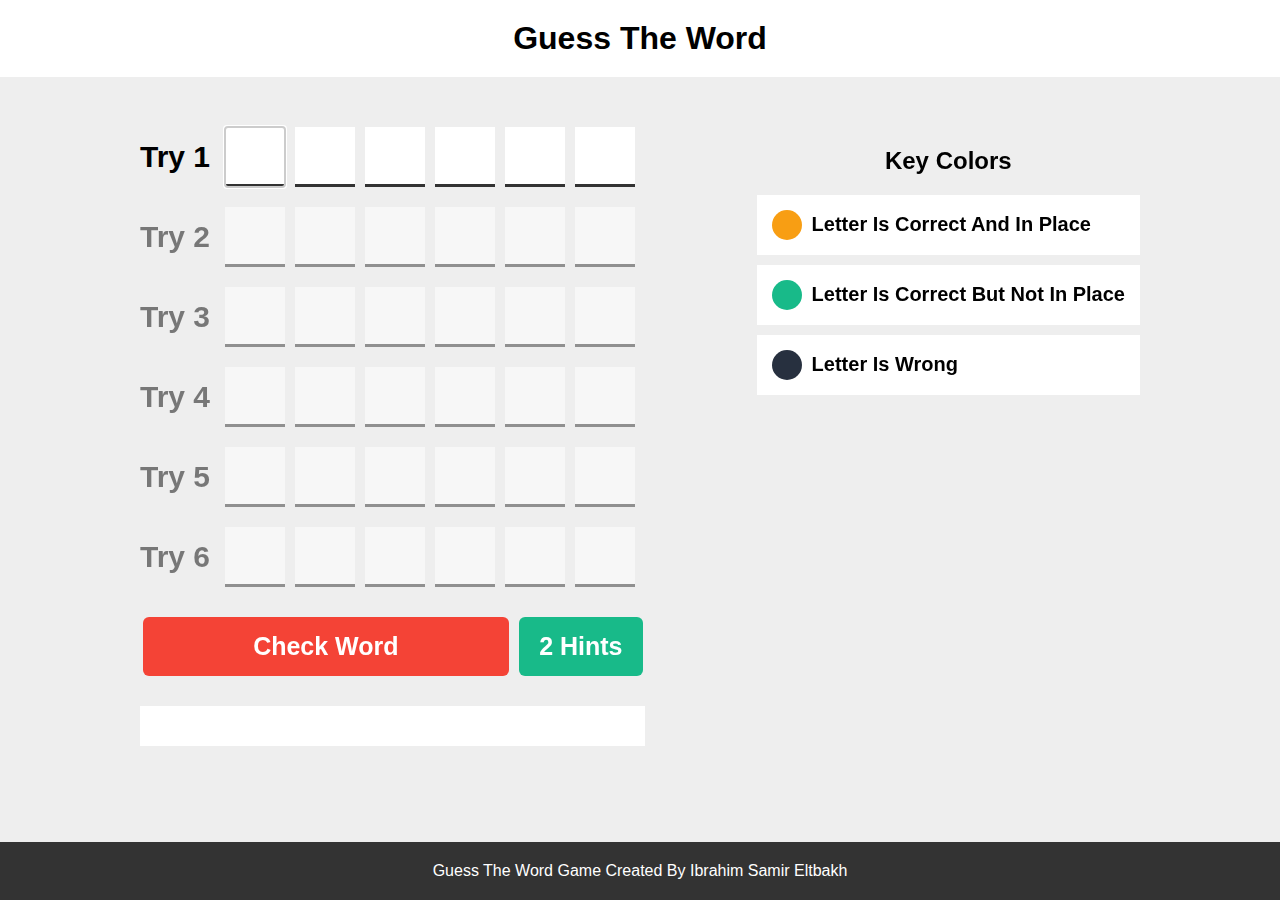
<file: JS projects/Guess Game without quetions/Index.html>
<!DOCTYPE html>
<html lang="en">
  <head>
    <meta charset="UTF-8" />
    <meta name="viewport" content="width=device-width, initial-scale=1.0" />
    <title></title>
    <link rel="stylesheet" href="main.css" />
  </head>
  <body>
    <h1></h1>
    <div class="guess-game">
      <div class="guess-area">
        <div class="inputs"></div>
        <div class="control">
          <button class="check">Check Word</button>
          <button class="hint"><span></span> Hints</button>
        </div>
        <div class="message"></div>
      </div>
      <div class="key-colors">
        <h2>Key Colors</h2>
        <div class="key-color">
          <div class="key in-place"></div>
          <div class="key-text">Letter Is Correct And In Place</div>
        </div>
        <div class="key-color">
          <div class="key not-in-place"></div>
          <div class="key-text">Letter Is Correct But Not In Place</div>
        </div>
        <div class="key-color">
          <div class="key no"></div>
          <div class="key-text">Letter Is Wrong</div>
        </div>
      </div>
    </div>
    <footer></footer>
    <script src="guess.js"></script>
  </body>
</html>
</file>
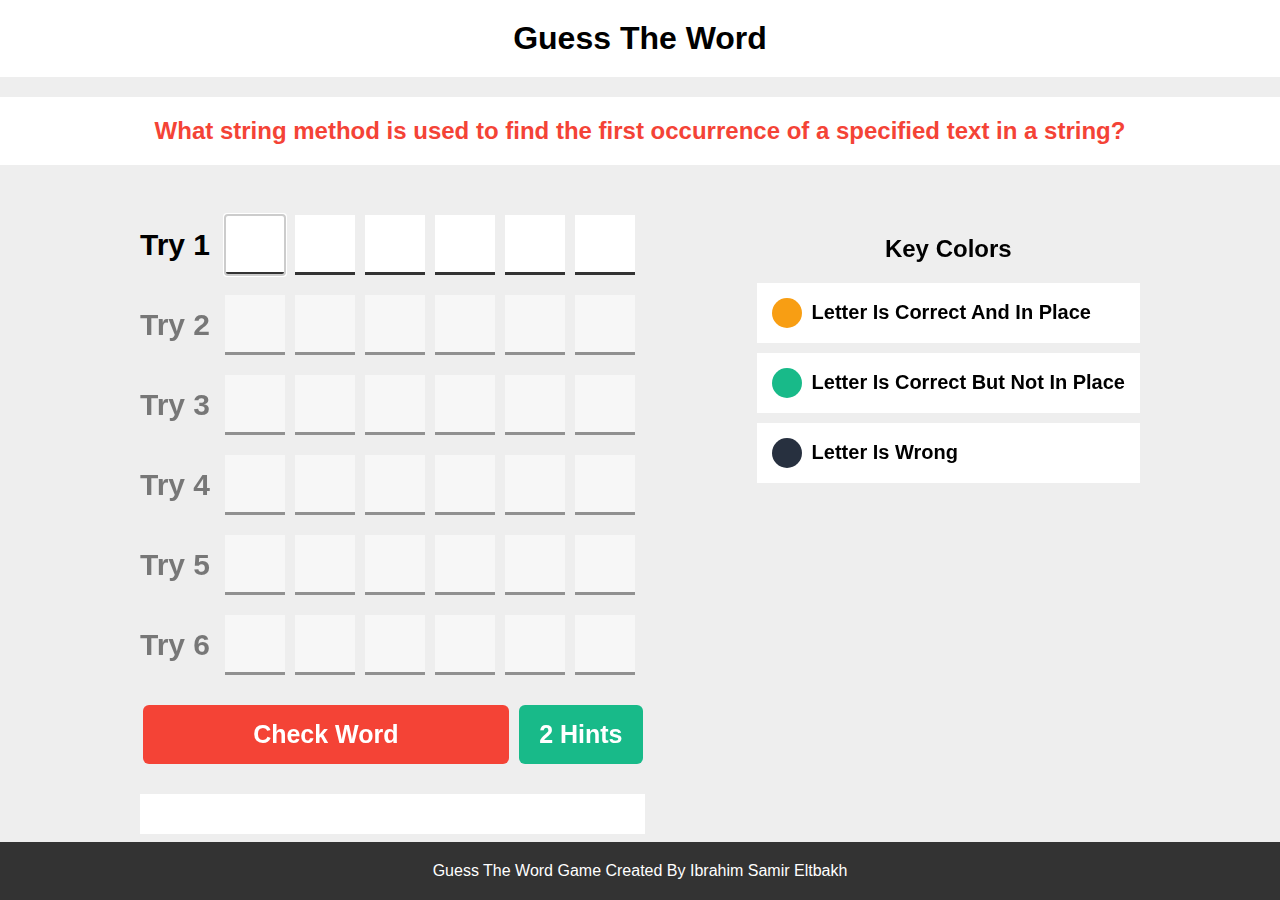
<file: JS projects/Guess The Word Game With Questions/Index.html>
<!DOCTYPE html>
<html lang="en">
  <head>
    <meta charset="UTF-8" />
    <meta name="viewport" content="width=device-width, initial-scale=1.0" />
    <title></title>
    <link rel="stylesheet" href="main.css" />
  </head>
  <body>
    <h1></h1>
    <h2 class="question"></h2>
    <div class="guess-game">
      <div class="guess-area">
        <div class="inputs"></div>
        <div class="control">
          <button class="check">Check Word</button>
          <button class="hint"><span></span> Hints</button>
        </div>
        <div class="message"></div>
      </div>
      <div class="key-colors">
        <h2>Key Colors</h2>
        <div class="key-color">
          <div class="key in-place"></div>
          <div class="key-text">Letter Is Correct And In Place</div>
        </div>
        <div class="key-color">
          <div class="key not-in-place"></div>
          <div class="key-text">Letter Is Correct But Not In Place</div>
        </div>
        <div class="key-color">
          <div class="key no"></div>
          <div class="key-text">Letter Is Wrong</div>
        </div>
      </div>
    </div>
    <footer></footer>
    <script src="guess.js"></script>
  </body>
</html>
</file>
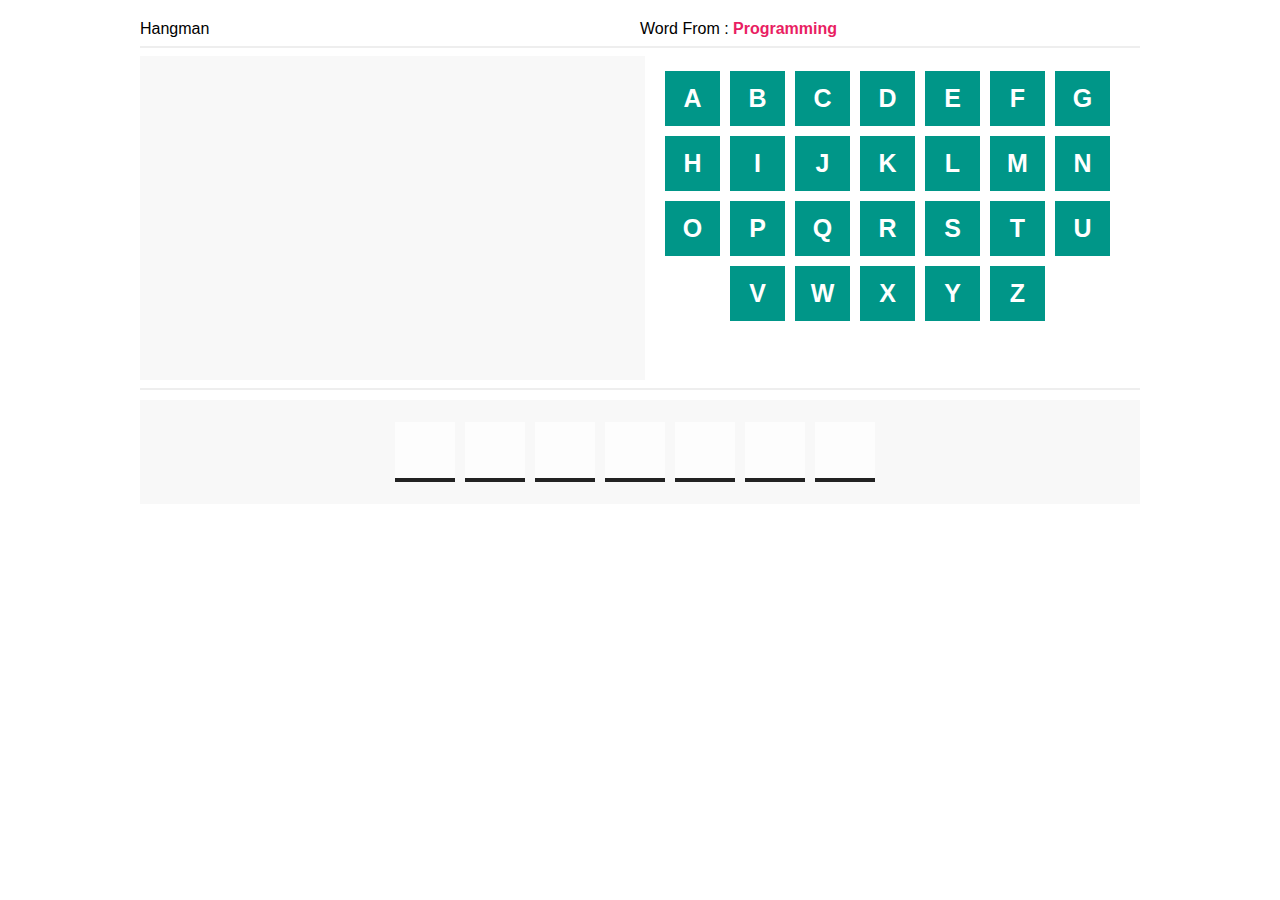
<file: JS projects/HangMan Game/Index.html>
<!DOCTYPE html>
<html lang="en">
  <head>
    <meta charset="UTF-8" />
    <meta name="viewport" content="width=device-width, initial-scale=1.0" />
    <title>Hangman Game</title>
    <link rel="stylesheet" href="main.css" />
  </head>
  <body>
    <div class="container">
      <div class="game-info">
        <div class="game-name">Hangman</div>
        <div class="category">Word From : <span></span></div>
      </div>
      <hr />
      <div class="row">
        <div class="hangman-draw">
          <div class="the-draw">
            <div class="the-stand"></div>
            <div class="the-hang"></div>
            <div class="the-rope"></div>
            <div class="the-man">
              <div class="head"></div>
              <div class="body"></div>
              <div class="hands"></div>
              <div class="legs"></div>
            </div>
          </div>
        </div>
        <div class="letters"></div>
      </div>
      <hr />
      <div class="letters-guess"></div>
    </div>
    <div class="popup"></div>
    <audio id="success" src="audio/success.mp4" preload="auto"></audio>
    <audio id="fail" src="audio/fail.mp4" preload="auto"></audio>
    <script src="main.js"></script>
  </body>
</html>
</file>
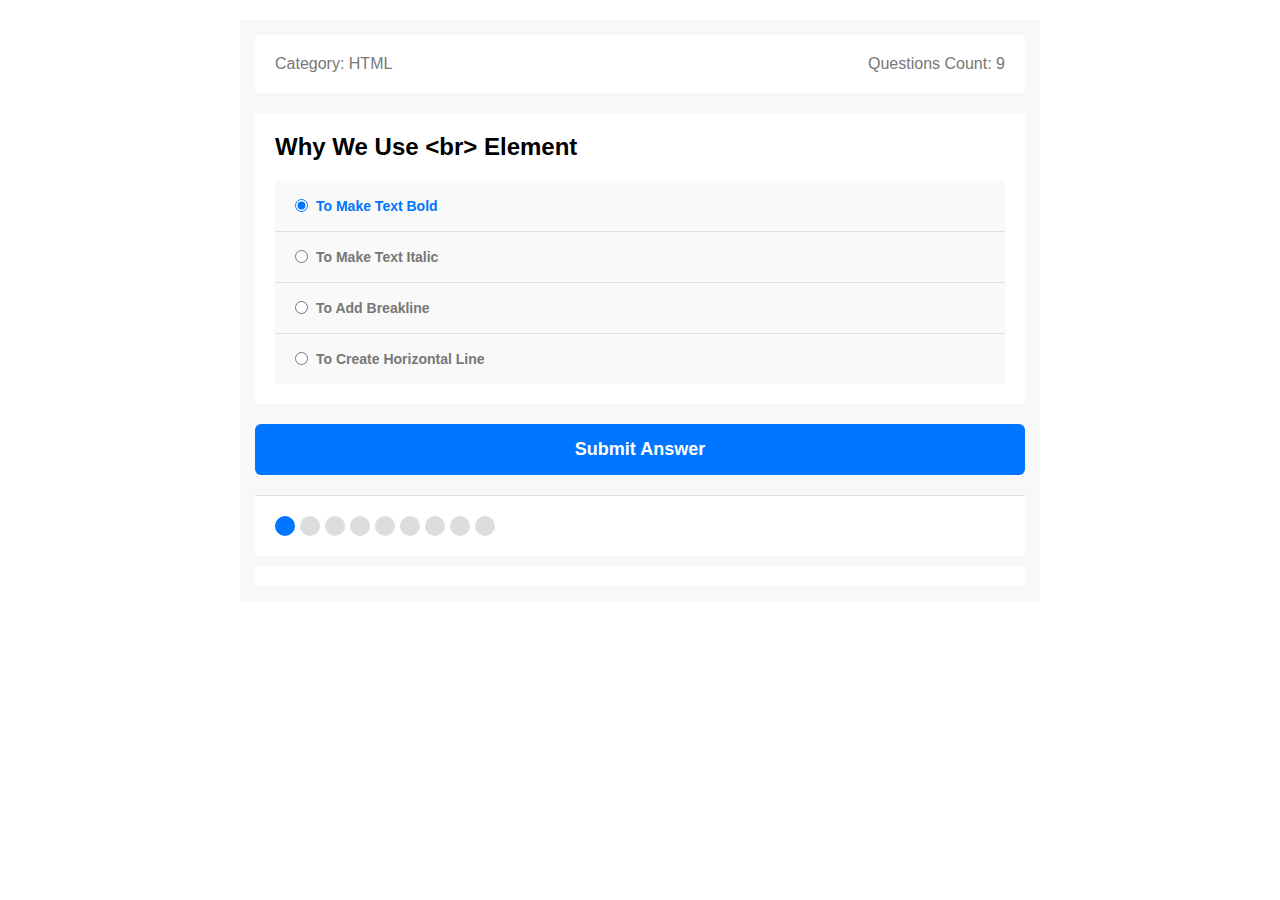
<file: JS projects/Quiz App/Index.html>
<!DOCTYPE html>
<html lang="en">
  <head>
    <meta charset="UTF-8" />
    <meta name="viewport" content="width=device-width, initial-scale=1.0" />
    <title>Quiz App</title>
    <link rel="stylesheet" href="main.css" />
  </head>
  <body>
    <div class="quiz-app">
      <div class="quiz-info">
        <div class="category">Category: <span>HTML</span></div>
        <div class="count">Questions Count: <span></span></div>
      </div>
      <div class="quiz-area"></div>
      <div class="answers-area"></div>
      <button class="submit-button">Submit Answer</button>
      <div class="bullets">
        <div class="spans"></div>
        <div class="countdown"></div>
      </div>
      <div class="results">
        <span></span>
      </div>
    </div>
    <script src="main.js"></script>
  </body>
</html>
</file>
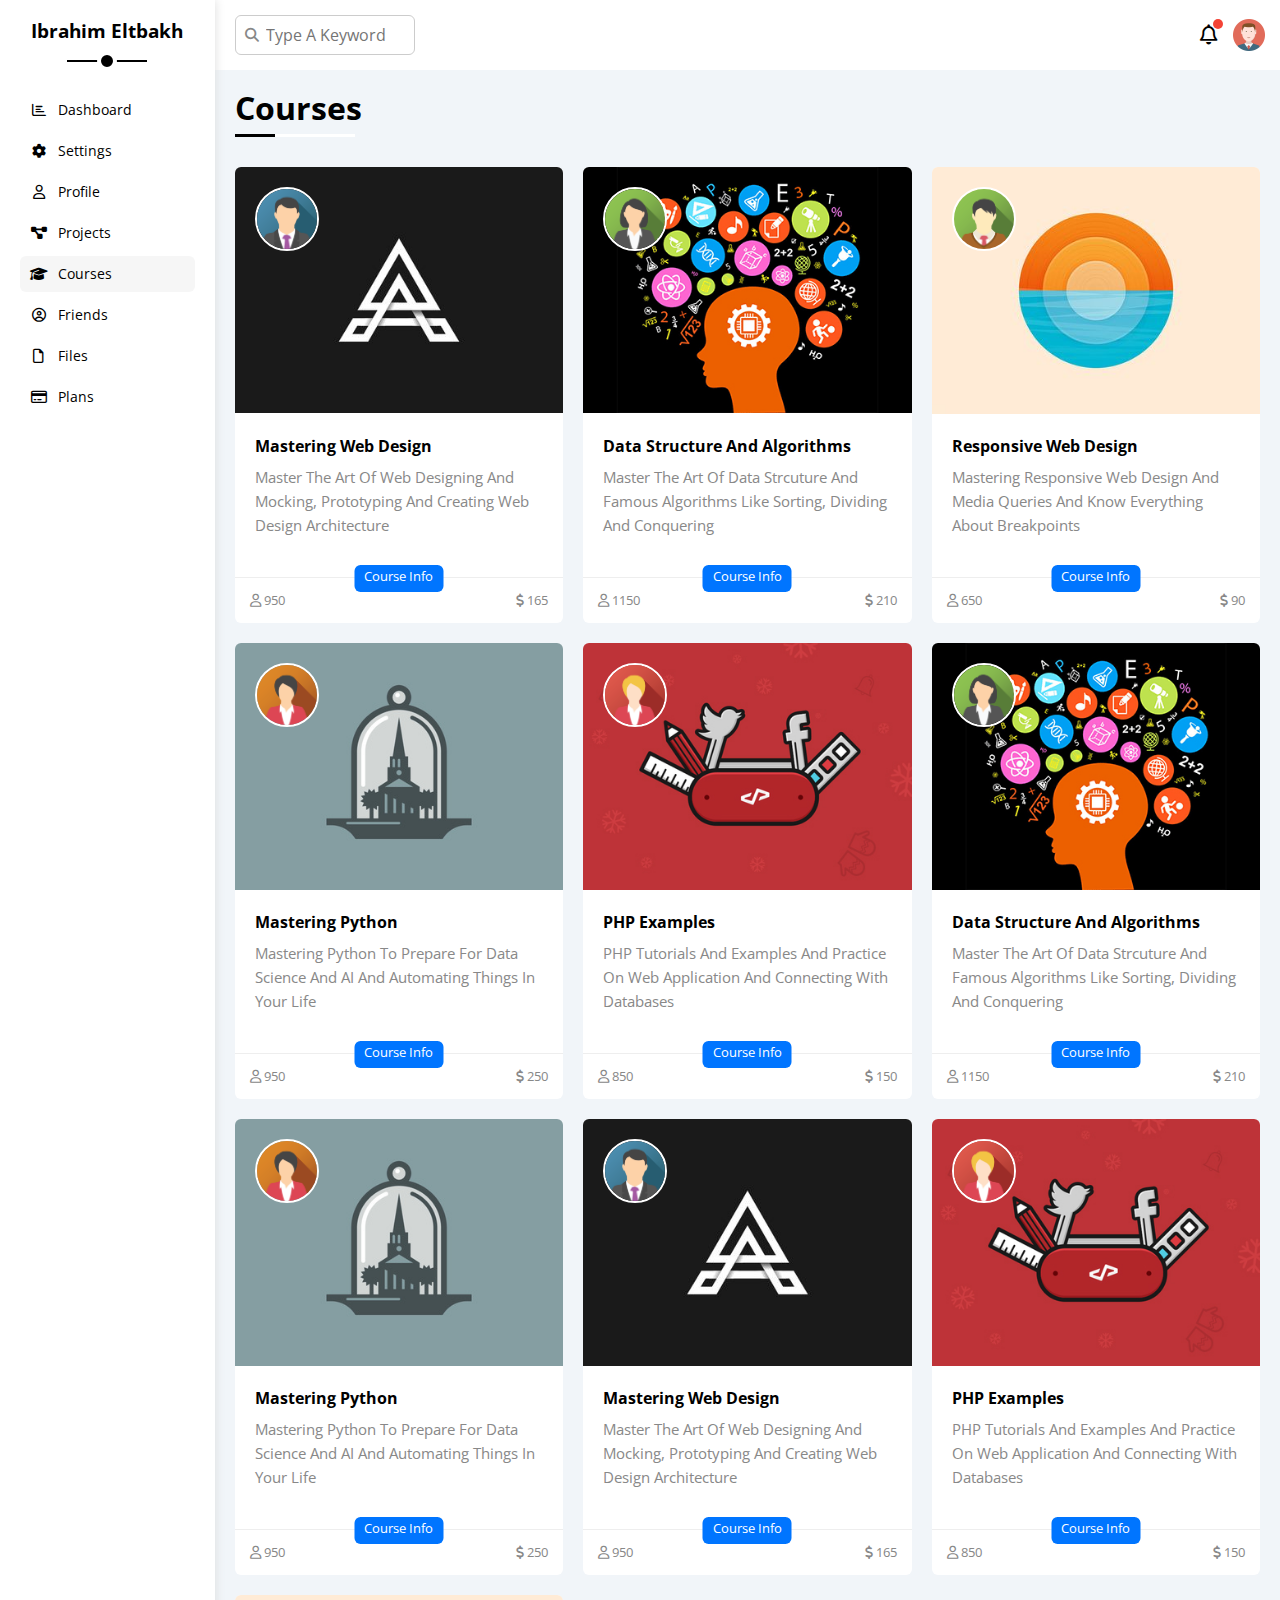
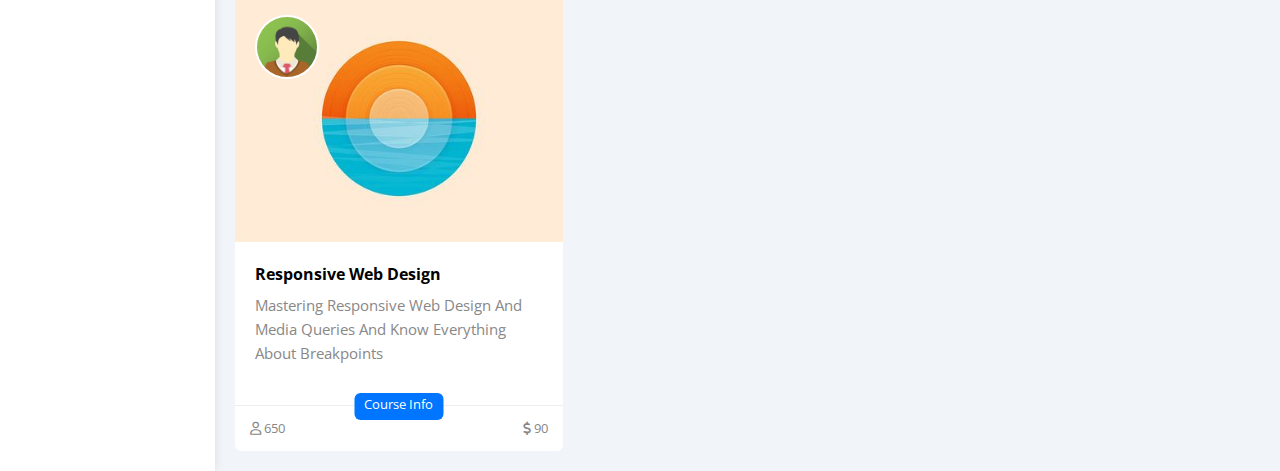
<file: HTML & CSS design/Dashboard/courses.html>
<!DOCTYPE html>
<html lang="en">
<head>
    <meta charset="UTF-8">
    <meta name="viewport" content="width=device-width, initial-scale=1.0">
    <title>Courses</title>
    <link rel="stylesheet" href="CSS/normalize.css">
    <!-- Google Fonts -->
    <link rel="preconnect" href="https://fonts.googleapis.com">
    <link rel="preconnect" href="https://fonts.gstatic.com" crossorigin>
    <link href="https://fonts.googleapis.com/css2?family=Cairo:wght@200..1000&family=Open+Sans:ital,
    wght@0,300..800;1,300..800&family=Work+Sans:ital,wght@0,100..900;1,100..900&display=swap" rel="stylesheet">
     <!-- font awesome -->
     <link rel="stylesheet" href="CSS/all.min.css">
    <!-- main template css  -->
    <link rel="stylesheet" href="CSS/framework.css">
    <link rel="stylesheet" href="CSS/master.css">
</head>
<body>
    <div class="page d-flex">
        <div class="sidebar p-20 bg-white p-relative ">
            <h3 class="p-relative txt-c mt-0">ibrahim eltbakh</h3>
            <ul>
                  <li>
                    <a class="d-flex align-center fs-14 c-black rad-6 p-10" href="index.html">
                      <i class="fa-regular fa-chart-bar fa-fw"></i>
                      <span>Dashboard</span>
                    </a>
                  </li>
                  <li>
                    <a class=" d-flex align-center fs-14 c-black rad-6 p-10" href="settings.html">
                      <i class="fa-solid fa-gear fa-fw"></i>
                      <span>Settings</span>
                    </a>
                  </li>
                  <li>
                    <a class=" d-flex align-center fs-14 c-black rad-6 p-10" href="profile.html">
                      <i class="fa-regular fa-user fa-fw"></i>
                      <span>Profile</span>
                    </a>
                  </li>
                  <li>
                    <a class=" d-flex align-center fs-14 c-black rad-6 p-10" href="projects.html">
                      <i class="fa-solid fa-diagram-project fa-fw"></i>
                      <span>Projects</span>
                    </a>
                  </li>
                  <li>
                    <a class=" active d-flex align-center fs-14 c-black rad-6 p-10" href="courses.html">
                      <i class="fa-solid fa-graduation-cap fa-fw"></i>
                      <span>Courses</span>
                    </a>
                  </li>
                  <li>
                    <a class="d-flex align-center fs-14 c-black rad-6 p-10" href="friends.html">
                      <i class="fa-regular fa-circle-user fa-fw"></i>
                      <span>Friends</span>
                    </a>
                  </li>
                  <li>
                    <a class="d-flex align-center fs-14 c-black rad-6 p-10" href="files.html">
                      <i class="fa-regular fa-file fa-fw"></i>
                      <span>Files</span>
                    </a>
                  </li>
                  <li>
                    <a class="d-flex align-center fs-14 c-black rad-6 p-10" href="plans.html">
                      <i class="fa-regular fa-credit-card fa-fw"></i>
                      <span>Plans</span>
                    </a>
                 </li>
            </ul>
        </div>
        <div class="content w-full over-flow-h ">
            <!-- Start head -->
             <div class="head bg-white p-15 between-flex">
                <div class="search p-relative ">
                    <input class="p-10 rad-10" type="search" placeholder="type a keyword">
                </div>
                <div class="icons d-flex align-center">
                    <span class="notification p-relative">
                        <i class="fa-regular fa-bell fa-lg"></i>
                    </span>
                    <img src="images/avatar.png" alt="avatar">
                </div>
             </div>
            <!-- End head -->
            <h1 class="p-relative">Courses</h1>
            <div class="courses-page d-grid gap-20 m-20">
                <div class="course bg-white rad-10 p-relative">
                    <img class="cover" src="images/course-01.jpg" alt="">
                    <img class="instructor" src="images/team-01.png" alt="">
                    <div class="p-20">
                        <h4 class="h2-style">Mastering Web Design</h4>
                        <p class="p-style">Master The Art Of Web Designing And Mocking, Prototyping And Creating Web Design Architecture</p>
                    </div>
                    <div class="info p-relative flex-between  p-15 bt-eee fs-13">
                        <span class="title bg-blue c-white w-fit btn-shape ">Course Info</span>
                        <div class="c-grey">
                            <i class="fa-regular fa-user"></i>
                            950
                        </div>
                        <div class="c-grey">
                            <i class="fa-solid fa-dollar-sign"></i>
                            165
                        </div>
                    </div>
                </div>
                <div class="course bg-white rad-10 p-relative">
                    <img class="cover" src="images/course-02.jpg" alt="">
                    <img class="instructor" src="images/team-02.png" alt="">
                    <div class="p-20">
                        <h4 class="h2-style">Data Structure And Algorithms</h4>
                        <p class="p-style">Master The Art Of Data Strcuture And Famous Algorithms Like Sorting, Dividing And Conquering</p>
                    </div>
                    <div class="info p-relative flex-between  p-15 bt-eee fs-13">
                        <span class="title bg-blue c-white w-fit btn-shape ">Course Info</span>
                        <div class="c-grey">
                            <i class="fa-regular fa-user"></i>
                            1150
                        </div>
                        <div class="c-grey">
                            <i class="fa-solid fa-dollar-sign"></i>
                            210
                        </div>
                    </div>
                </div>
                <div class="course bg-white rad-10 p-relative">
                    <img class="cover" src="images/course-03.jpg" alt="">
                    <img class="instructor" src="images/team-03.png" alt="">
                    <div class="p-20">
                        <h4 class="h2-style">Responsive Web Design</h4>
                        <p class="p-style">Mastering Responsive Web Design And Media Queries And Know Everything About Breakpoints</p>
                    </div>
                    <div class="info p-relative flex-between  p-15 bt-eee fs-13">
                        <span class="title bg-blue c-white w-fit btn-shape ">Course Info</span>
                        <div class="c-grey">
                            <i class="fa-regular fa-user"></i>
                            650
                        </div>
                        <div class="c-grey">
                            <i class="fa-solid fa-dollar-sign"></i>
                            90
                        </div>
                    </div>
                </div>
                <div class="course bg-white rad-10 p-relative">
                    <img class="cover" src="images/course-04.jpg" alt="">
                    <img class="instructor" src="images/team-04.png" alt="">
                    <div class="p-20">
                        <h4 class="h2-style">Mastering Python</h4>
                        <p class="p-style">Mastering Python To Prepare For Data Science And AI And Automating Things in Your Life</p>
                    </div>
                    <div class="info p-relative flex-between  p-15 bt-eee fs-13">
                        <span class="title bg-blue c-white w-fit btn-shape ">Course Info</span>
                        <div class="c-grey">
                            <i class="fa-regular fa-user"></i>
                            950
                        </div>
                        <div class="c-grey">
                            <i class="fa-solid fa-dollar-sign"></i>
                            250
                        </div>
                    </div>
                </div>
                <div class="course bg-white rad-10 p-relative">
                    <img class="cover" src="images/course-05.jpg" alt="">
                    <img class="instructor" src="images/team-05.png" alt="">
                    <div class="p-20">
                        <h4 class="h2-style">PHP Examples</h4>
                        <p class="p-style">PHP Tutorials And Examples And Practice On Web Application And Connecting With Databases</p>
                    </div>
                    <div class="info p-relative flex-between  p-15 bt-eee fs-13">
                        <span class="title bg-blue c-white w-fit btn-shape ">Course Info</span>
                        <div class="c-grey">
                            <i class="fa-regular fa-user"></i>
                            850
                        </div>
                        <div class="c-grey">
                            <i class="fa-solid fa-dollar-sign"></i>
                            150
                        </div>
                    </div>
                </div>
                <div class="course bg-white rad-10 p-relative">
                    <img class="cover" src="images/course-02.jpg" alt="">
                    <img class="instructor" src="images/team-02.png" alt="">
                    <div class="p-20">
                        <h4 class="h2-style">Data Structure And Algorithms</h4>
                        <p class="p-style">Master The Art Of Data Strcuture And Famous Algorithms Like Sorting, Dividing And Conquering</p>
                    </div>
                    <div class="info p-relative flex-between  p-15 bt-eee fs-13">
                        <span class="title bg-blue c-white w-fit btn-shape ">Course Info</span>
                        <div class="c-grey">
                            <i class="fa-regular fa-user"></i>
                            1150
                        </div>
                        <div class="c-grey">
                            <i class="fa-solid fa-dollar-sign"></i>
                            210
                        </div>
                    </div>
                </div>
                <div class="course bg-white rad-10 p-relative">
                    <img class="cover" src="images/course-04.jpg" alt="">
                    <img class="instructor" src="images/team-04.png" alt="">
                    <div class="p-20">
                        <h4 class="h2-style">Mastering Python</h4>
                        <p class="p-style">Mastering Python To Prepare For Data Science And AI And Automating Things in Your Life</p>
                    </div>
                    <div class="info p-relative flex-between  p-15 bt-eee fs-13">
                        <span class="title bg-blue c-white w-fit btn-shape ">Course Info</span>
                        <div class="c-grey">
                            <i class="fa-regular fa-user"></i>
                            950
                        </div>
                        <div class="c-grey">
                            <i class="fa-solid fa-dollar-sign"></i>
                            250
                        </div>
                    </div>
                </div>
                <div class="course bg-white rad-10 p-relative">
                    <img class="cover" src="images/course-01.jpg" alt="">
                    <img class="instructor" src="images/team-01.png" alt="">
                    <div class="p-20">
                        <h4 class="h2-style">Mastering Web Design</h4>
                        <p class="p-style">Master The Art Of Web Designing And Mocking, Prototyping And Creating Web Design Architecture</p>
                    </div>
                    <div class="info p-relative flex-between  p-15 bt-eee fs-13">
                        <span class="title bg-blue c-white w-fit btn-shape ">Course Info</span>
                        <div class="c-grey">
                            <i class="fa-regular fa-user"></i>
                            950
                        </div>
                        <div class="c-grey">
                            <i class="fa-solid fa-dollar-sign"></i>
                            165
                        </div>
                    </div>
                </div>
                <div class="course bg-white rad-10 p-relative">
                    <img class="cover" src="images/course-05.jpg" alt="">
                    <img class="instructor" src="images/team-05.png" alt="">
                    <div class="p-20">
                        <h4 class="h2-style">PHP Examples</h4>
                        <p class="p-style">PHP Tutorials And Examples And Practice On Web Application And Connecting With Databases</p>
                    </div>
                    <div class="info p-relative flex-between  p-15 bt-eee fs-13">
                        <span class="title bg-blue c-white w-fit btn-shape ">Course Info</span>
                        <div class="c-grey">
                            <i class="fa-regular fa-user"></i>
                            850
                        </div>
                        <div class="c-grey">
                            <i class="fa-solid fa-dollar-sign"></i>
                            150
                        </div>
                    </div>
                </div>
                <div class="course bg-white rad-10 p-relative">
                    <img class="cover" src="images/course-03.jpg" alt="">
                    <img class="instructor" src="images/team-03.png" alt="">
                    <div class="p-20">
                        <h4 class="h2-style">Responsive Web Design</h4>
                        <p class="p-style">Mastering Responsive Web Design And Media Queries And Know Everything About Breakpoints</p>
                    </div>
                    <div class="info p-relative flex-between  p-15 bt-eee fs-13">
                        <span class="title bg-blue c-white w-fit btn-shape ">Course Info</span>
                        <div class="c-grey">
                            <i class="fa-regular fa-user"></i>
                            650
                        </div>
                        <div class="c-grey">
                            <i class="fa-solid fa-dollar-sign"></i>
                            90
                        </div>
                    </div>
                </div>
            </div>
        </div>
</body>
</html>
</file>
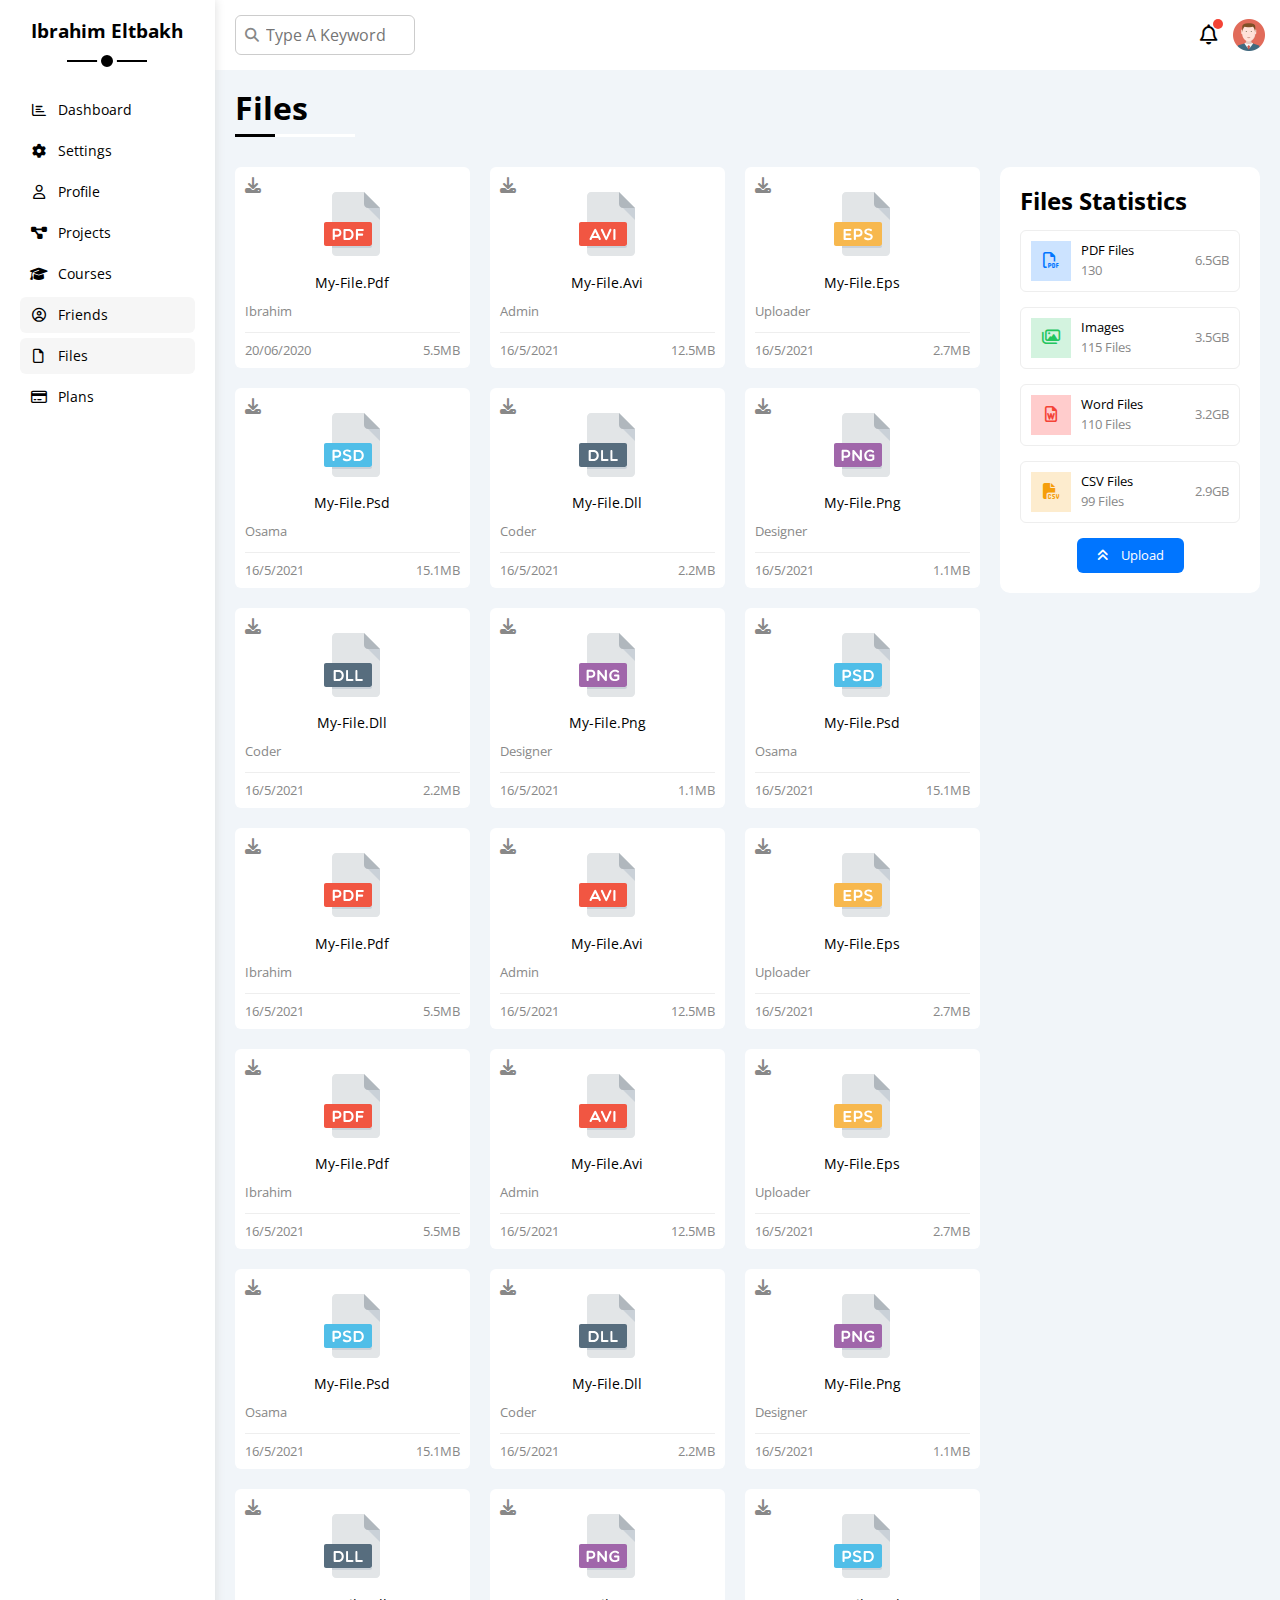
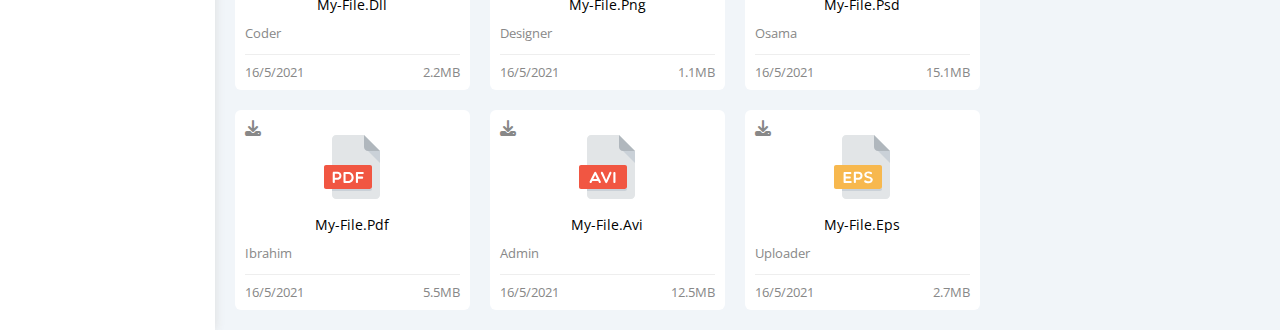
<file: HTML & CSS design/Dashboard/Files.html>
<!DOCTYPE html>
<html lang="en">
<head>
    <meta charset="UTF-8">
    <meta name="viewport" content="width=device-width, initial-scale=1.0">
    <title>Files</title>
    <link rel="stylesheet" href="CSS/normalize.css">
    <!-- Google Fonts -->
    <link rel="preconnect" href="https://fonts.googleapis.com">
    <link rel="preconnect" href="https://fonts.gstatic.com" crossorigin>
    <link href="https://fonts.googleapis.com/css2?family=Cairo:wght@200..1000&family=Open+Sans:ital,
    wght@0,300..800;1,300..800&family=Work+Sans:ital,wght@0,100..900;1,100..900&display=swap" rel="stylesheet">
     <!-- font awesome -->
     <link rel="stylesheet" href="CSS/all.min.css">
    <!-- main template css  -->
    <link rel="stylesheet" href="CSS/framework.css">
    <link rel="stylesheet" href="CSS/master.css">
</head>
<body>
    <div class="page d-flex">
        <div class="sidebar p-20 bg-white p-relative ">
            <h3 class="p-relative txt-c mt-0">ibrahim eltbakh</h3>
            <ul>
                  <li>
                    <a class="d-flex align-center fs-14 c-black rad-6 p-10" href="index.html">
                      <i class="fa-regular fa-chart-bar fa-fw"></i>
                      <span>Dashboard</span>
                    </a>
                  </li>
                  <li>
                    <a class=" d-flex align-center fs-14 c-black rad-6 p-10" href="settings.html">
                      <i class="fa-solid fa-gear fa-fw"></i>
                      <span>Settings</span>
                    </a>
                  </li>
                  <li>
                    <a class=" d-flex align-center fs-14 c-black rad-6 p-10" href="profile.html">
                      <i class="fa-regular fa-user fa-fw"></i>
                      <span>Profile</span>
                    </a>
                  </li>
                  <li>
                    <a class=" d-flex align-center fs-14 c-black rad-6 p-10" href="projects.html">
                      <i class="fa-solid fa-diagram-project fa-fw"></i>
                      <span>Projects</span>
                    </a>
                  </li>
                  <li>
                    <a class="d-flex align-center fs-14 c-black rad-6 p-10" href="courses.html">
                      <i class="fa-solid fa-graduation-cap fa-fw"></i>
                      <span>Courses</span>
                    </a>
                  </li>
                  <li>
                    <a class="active d-flex align-center fs-14 c-black rad-6 p-10" href="friends.html">
                      <i class="fa-regular fa-circle-user fa-fw"></i>
                      <span>Friends</span>
                    </a>
                  </li>
                  <li>
                    <a class="active d-flex align-center fs-14 c-black rad-6 p-10" href="files.html">
                      <i class="fa-regular fa-file fa-fw"></i>
                      <span>Files</span>
                    </a>
                  </li>
                  <li>
                    <a class="d-flex align-center fs-14 c-black rad-6 p-10" href="plans.html">
                      <i class="fa-regular fa-credit-card fa-fw"></i>
                      <span>Plans</span>
                    </a>
                 </li>
            </ul>
        </div>
        <div class="content w-full over-flow-h ">
            <!-- Start head -->
             <div class="head bg-white p-15 flex-between">
                <div class="search p-relative ">
                    <input class="p-10 rad-10" type="search" placeholder="type a keyword">
                </div>
                <div class="icons d-flex align-center">
                    <span class="notification p-relative">
                        <i class="fa-regular fa-bell fa-lg"></i>
                    </span>
                    <img src="images/avatar.png" alt="avatar">
                </div>
             </div>
            <!-- End head -->
            <h1 class="p-relative">Files</h1>
            <div class="files-page d-flex gap-20 m-20">   
                <div class="file-stats widget-style">
                    <h2 class="mt-0 mb-15 txt-c-mobile">Files Statistics</h2>
                    <div class="d-flex align-center b-eee p-10 rad-6 mb-15 fs-13">
                        <i class="fa-regular fa-file-pdf fa-lg blue flex-center c-blue icon"></i>
                        <div class="info">
                            <span>PDF Files</span>
                            <span class="c-grey d-block mt-5">130</span>
                        </div>
                        <div class="size c-grey">6.5GB</div>
                    </div>
                    <div class="d-flex align-center b-eee p-10 rad-6 mb-15 fs-13">
                        <i class="fa-regular fa-images fa-lg green flex-center c-green icon"></i>
                        <div class="info">
                            <span>Images</span>
                            <span class="c-grey d-block mt-5">115 Files</span>
                        </div>
                        <div class="size c-grey">3.5GB</div>
                    </div>
                    <div class="d-flex align-center b-eee p-10 rad-6 mb-15 fs-13">
                        <i class="fa-regular fa-file-word fa-lg red flex-center c-red icon"></i>
                        <div class="info">
                            <span>Word Files</span>
                            <span class="c-grey d-block mt-5">110 Files</span>
                        </div>
                        <div class="size c-grey">3.2GB</div>
                    </div>
                    <div class="d-flex align-center b-eee p-10 rad-6 fs-13">
                        <i class="fa-solid fa-file-csv fa-lg orange flex-center c-orange icon"></i>
                        <div class="info">
                            <span>CSV Files</span>
                            <span class="c-grey d-block mt-5">99 Files</span>
                        </div>
                        <div class="size c-grey">2.9GB</div>
                    </div>

                    <a class="upload bg-blue c-white fs-13 rad-6 d-block w-fit" href="#">
                        <i class="fa-solid fa-angles-up mr-10"></i>
                        Upload
                    </a>
                </div> 
                <div class="files-content d-grid gap-20">
                    <div class="file bg-white p-10 rad-10">
                      <i class="fa-solid fa-download c-grey p-absolute"></i>
                      <div class="icon txt-c">
                        <img decoding="async" class="mt-15 mb-15" src="images/pdf.svg" alt="" />
                      </div>
                      <div class="txt-c mb-10 fs-14">my-file.pdf</div>
                      <p class="c-grey fs-13">ibrahim</p>
                      <div class="info flex-between mt-10 pt-10 fs-13 c-grey">
                        <span>20/06/2020</span>
                        <span>5.5MB</span>
                      </div>
                    </div>
                    <div class="file bg-white p-10 rad-10">
                      <i class="fa-solid fa-download c-grey p-absolute"></i>
                      <div class="icon txt-c">
                        <img decoding="async" class="mt-15 mb-15" src="images/avi.svg" alt="" />
                      </div>
                      <div class="txt-c mb-10 fs-14">my-file.avi</div>
                      <p class="c-grey fs-13">Admin</p>
                      <div class="info flex-between mt-10 pt-10 fs-13 c-grey">
                        <span>16/5/2021</span>
                        <span>12.5MB</span>
                      </div>
                    </div>
                    <div class="file bg-white p-10 rad-10">
                      <i class="fa-solid fa-download c-grey p-absolute"></i>
                      <div class="icon txt-c">
                        <img decoding="async" class="mt-15 mb-15" src="images/eps.svg" alt="" />
                      </div>
                      <div class="txt-c mb-10 fs-14">my-file.eps</div>
                      <p class="c-grey fs-13">Uploader</p>
                      <div class="info flex-between mt-10 pt-10 fs-13 c-grey">
                        <span>16/5/2021</span>
                        <span>2.7MB</span>
                      </div>
                    </div>
                    <div class="file bg-white p-10 rad-10">
                      <i class="fa-solid fa-download c-grey p-absolute"></i>
                      <div class="icon txt-c">
                        <img decoding="async" class="mt-15 mb-15" src="images/psd.svg" alt="" />
                      </div>
                      <div class="txt-c mb-10 fs-14">my-file.psd</div>
                      <p class="c-grey fs-13">Osama</p>
                      <div class="info flex-between mt-10 pt-10 fs-13 c-grey">
                        <span>16/5/2021</span>
                        <span>15.1MB</span>
                      </div>
                    </div>
                    <div class="file bg-white p-10 rad-10">
                      <i class="fa-solid fa-download c-grey p-absolute"></i>
                      <div class="icon txt-c">
                        <img decoding="async" class="mt-15 mb-15" src="images/dll.svg" alt="" />
                      </div>
                      <div class="txt-c mb-10 fs-14">my-file.dll</div>
                      <p class="c-grey fs-13">Coder</p>
                      <div class="info flex-between mt-10 pt-10 fs-13 c-grey">
                        <span>16/5/2021</span>
                        <span>2.2MB</span>
                      </div>
                    </div>
                    <div class="file bg-white p-10 rad-10">
                      <i class="fa-solid fa-download c-grey p-absolute"></i>
                      <div class="icon txt-c">
                        <img decoding="async" class="mt-15 mb-15" src="images/png.svg" alt="" />
                      </div>
                      <div class="txt-c mb-10 fs-14">my-file.png</div>
                      <p class="c-grey fs-13">Designer</p>
                      <div class="info flex-between mt-10 pt-10 fs-13 c-grey">
                        <span>16/5/2021</span>
                        <span>1.1MB</span>
                      </div>
                    </div>
                    <div class="file bg-white p-10 rad-10">
                      <i class="fa-solid fa-download c-grey p-absolute"></i>
                      <div class="icon txt-c">
                        <img decoding="async" class="mt-15 mb-15" src="images/dll.svg" alt="" />
                      </div>
                      <div class="txt-c mb-10 fs-14">my-file.dll</div>
                      <p class="c-grey fs-13">Coder</p>
                      <div class="info flex-between mt-10 pt-10 fs-13 c-grey">
                        <span>16/5/2021</span>
                        <span>2.2MB</span>
                      </div>
                    </div>
                    <div class="file bg-white p-10 rad-10">
                      <i class="fa-solid fa-download c-grey p-absolute"></i>
                      <div class="icon txt-c">
                        <img decoding="async" class="mt-15 mb-15" src="images/png.svg" alt="" />
                      </div>
                      <div class="txt-c mb-10 fs-14">my-file.png</div>
                      <p class="c-grey fs-13">Designer</p>
                      <div class="info flex-between mt-10 pt-10 fs-13 c-grey">
                        <span>16/5/2021</span>
                        <span>1.1MB</span>
                      </div>
                    </div>
                    <div class="file bg-white p-10 rad-10">
                      <i class="fa-solid fa-download c-grey p-absolute"></i>
                      <div class="icon txt-c">
                        <img decoding="async" class="mt-15 mb-15" src="images/psd.svg" alt="" />
                      </div>
                      <div class="txt-c mb-10 fs-14">my-file.psd</div>
                      <p class="c-grey fs-13">Osama</p>
                      <div class="info flex-between mt-10 pt-10 fs-13 c-grey">
                        <span>16/5/2021</span>
                        <span>15.1MB</span>
                      </div>
                    </div>
                    <div class="file bg-white p-10 rad-10">
                      <i class="fa-solid fa-download c-grey p-absolute"></i>
                      <div class="icon txt-c">
                        <img decoding="async" class="mt-15 mb-15" src="images/pdf.svg" alt="" />
                      </div>
                      <div class="txt-c mb-10 fs-14">my-file.pdf</div>
                      <p class="c-grey fs-13">ibrahim</p>
                      <div class="info flex-between mt-10 pt-10 fs-13 c-grey">
                        <span>16/5/2021</span>
                        <span>5.5MB</span>
                      </div>
                    </div>
                    <div class="file bg-white p-10 rad-10">
                      <i class="fa-solid fa-download c-grey p-absolute"></i>
                      <div class="icon txt-c">
                        <img decoding="async" class="mt-15 mb-15" src="images/avi.svg" alt="" />
                      </div>
                      <div class="txt-c mb-10 fs-14">my-file.avi</div>
                      <p class="c-grey fs-13">Admin</p>
                      <div class="info flex-between mt-10 pt-10 fs-13 c-grey">
                        <span>16/5/2021</span>
                        <span>12.5MB</span>
                      </div>
                    </div>
                    <div class="file bg-white p-10 rad-10">
                      <i class="fa-solid fa-download c-grey p-absolute"></i>
                      <div class="icon txt-c">
                        <img decoding="async" class="mt-15 mb-15" src="images/eps.svg" alt="" />
                      </div>
                      <div class="txt-c mb-10 fs-14">my-file.eps</div>
                      <p class="c-grey fs-13">Uploader</p>
                      <div class="info flex-between mt-10 pt-10 fs-13 c-grey">
                        <span>16/5/2021</span>
                        <span>2.7MB</span>
                      </div>
                    </div>
                    <div class="file bg-white p-10 rad-10">
                      <i class="fa-solid fa-download c-grey p-absolute"></i>
                      <div class="icon txt-c">
                        <img decoding="async" class="mt-15 mb-15" src="images/pdf.svg" alt="" />
                      </div>
                      <div class="txt-c mb-10 fs-14">my-file.pdf</div>
                      <p class="c-grey fs-13">ibrahim</p>
                      <div class="info flex-between mt-10 pt-10 fs-13 c-grey">
                        <span>16/5/2021</span>
                        <span>5.5MB</span>
                      </div>
                    </div>
                    <div class="file bg-white p-10 rad-10">
                      <i class="fa-solid fa-download c-grey p-absolute"></i>
                      <div class="icon txt-c">
                        <img decoding="async" class="mt-15 mb-15" src="images/avi.svg" alt="" />
                      </div>
                      <div class="txt-c mb-10 fs-14">my-file.avi</div>
                      <p class="c-grey fs-13">Admin</p>
                      <div class="info flex-between mt-10 pt-10 fs-13 c-grey">
                        <span>16/5/2021</span>
                        <span>12.5MB</span>
                      </div>
                    </div>
                    <div class="file bg-white p-10 rad-10">
                      <i class="fa-solid fa-download c-grey p-absolute"></i>
                      <div class="icon txt-c">
                        <img decoding="async" class="mt-15 mb-15" src="images/eps.svg" alt="" />
                      </div>
                      <div class="txt-c mb-10 fs-14">my-file.eps</div>
                      <p class="c-grey fs-13">Uploader</p>
                      <div class="info flex-between mt-10 pt-10 fs-13 c-grey">
                        <span>16/5/2021</span>
                        <span>2.7MB</span>
                      </div>
                    </div>
                    <div class="file bg-white p-10 rad-10">
                      <i class="fa-solid fa-download c-grey p-absolute"></i>
                      <div class="icon txt-c">
                        <img decoding="async" class="mt-15 mb-15" src="images/psd.svg" alt="" />
                      </div>
                      <div class="txt-c mb-10 fs-14">my-file.psd</div>
                      <p class="c-grey fs-13">Osama</p>
                      <div class="info flex-between mt-10 pt-10 fs-13 c-grey">
                        <span>16/5/2021</span>
                        <span>15.1MB</span>
                      </div>
                    </div>
                    <div class="file bg-white p-10 rad-10">
                      <i class="fa-solid fa-download c-grey p-absolute"></i>
                      <div class="icon txt-c">
                        <img decoding="async" class="mt-15 mb-15" src="images/dll.svg" alt="" />
                      </div>
                      <div class="txt-c mb-10 fs-14">my-file.dll</div>
                      <p class="c-grey fs-13">Coder</p>
                      <div class="info flex-between mt-10 pt-10 fs-13 c-grey">
                        <span>16/5/2021</span>
                        <span>2.2MB</span>
                      </div>
                    </div>
                    <div class="file bg-white p-10 rad-10">
                      <i class="fa-solid fa-download c-grey p-absolute"></i>
                      <div class="icon txt-c">
                        <img decoding="async" class="mt-15 mb-15" src="images/png.svg" alt="" />
                      </div>
                      <div class="txt-c mb-10 fs-14">my-file.png</div>
                      <p class="c-grey fs-13">Designer</p>
                      <div class="info flex-between mt-10 pt-10 fs-13 c-grey">
                        <span>16/5/2021</span>
                        <span>1.1MB</span>
                      </div>
                    </div>
                    <div class="file bg-white p-10 rad-10">
                      <i class="fa-solid fa-download c-grey p-absolute"></i>
                      <div class="icon txt-c">
                        <img decoding="async" class="mt-15 mb-15" src="images/dll.svg" alt="" />
                      </div>
                      <div class="txt-c mb-10 fs-14">my-file.dll</div>
                      <p class="c-grey fs-13">Coder</p>
                      <div class="info flex-between mt-10 pt-10 fs-13 c-grey">
                        <span>16/5/2021</span>
                        <span>2.2MB</span>
                      </div>
                    </div>
                    <div class="file bg-white p-10 rad-10">
                      <i class="fa-solid fa-download c-grey p-absolute"></i>
                      <div class="icon txt-c">
                        <img decoding="async" class="mt-15 mb-15" src="images/png.svg" alt="" />
                      </div>
                      <div class="txt-c mb-10 fs-14">my-file.png</div>
                      <p class="c-grey fs-13">Designer</p>
                      <div class="info flex-between mt-10 pt-10 fs-13 c-grey">
                        <span>16/5/2021</span>
                        <span>1.1MB</span>
                      </div>
                    </div>
                    <div class="file bg-white p-10 rad-10">
                      <i class="fa-solid fa-download c-grey p-absolute"></i>
                      <div class="icon txt-c">
                        <img decoding="async" class="mt-15 mb-15" src="images/psd.svg" alt="" />
                      </div>
                      <div class="txt-c mb-10 fs-14">my-file.psd</div>
                      <p class="c-grey fs-13">Osama</p>
                      <div class="info flex-between mt-10 pt-10 fs-13 c-grey">
                        <span>16/5/2021</span>
                        <span>15.1MB</span>
                      </div>
                    </div>
                    <div class="file bg-white p-10 rad-10">
                      <i class="fa-solid fa-download c-grey p-absolute"></i>
                      <div class="icon txt-c">
                        <img decoding="async" class="mt-15 mb-15" src="images/pdf.svg" alt="" />
                      </div>
                      <div class="txt-c mb-10 fs-14">my-file.pdf</div>
                      <p class="c-grey fs-13">ibrahim</p>
                      <div class="info flex-between mt-10 pt-10 fs-13 c-grey">
                        <span>16/5/2021</span>
                        <span>5.5MB</span>
                      </div>
                    </div>
                    <div class="file bg-white p-10 rad-10">
                      <i class="fa-solid fa-download c-grey p-absolute"></i>
                      <div class="icon txt-c">
                        <img decoding="async" class="mt-15 mb-15" src="images/avi.svg" alt="" />
                      </div>
                      <div class="txt-c mb-10 fs-14">my-file.avi</div>
                      <p class="c-grey fs-13">Admin</p>
                      <div class="info flex-between mt-10 pt-10 fs-13 c-grey">
                        <span>16/5/2021</span>
                        <span>12.5MB</span>
                      </div>
                    </div>
                    <div class="file bg-white p-10 rad-10">
                      <i class="fa-solid fa-download c-grey p-absolute"></i>
                      <div class="icon txt-c">
                        <img decoding="async" class="mt-15 mb-15" src="images/eps.svg" alt="" />
                      </div>
                      <div class="txt-c mb-10 fs-14">my-file.eps</div>
                      <p class="c-grey fs-13">Uploader</p>
                      <div class="info flex-between mt-10 pt-10 fs-13 c-grey">
                        <span>16/5/2021</span>
                        <span>2.7MB</span>
                      </div>
                    </div>
                </div> 
            </div>
        </div>
    </div>
</body>
</html>
</file>
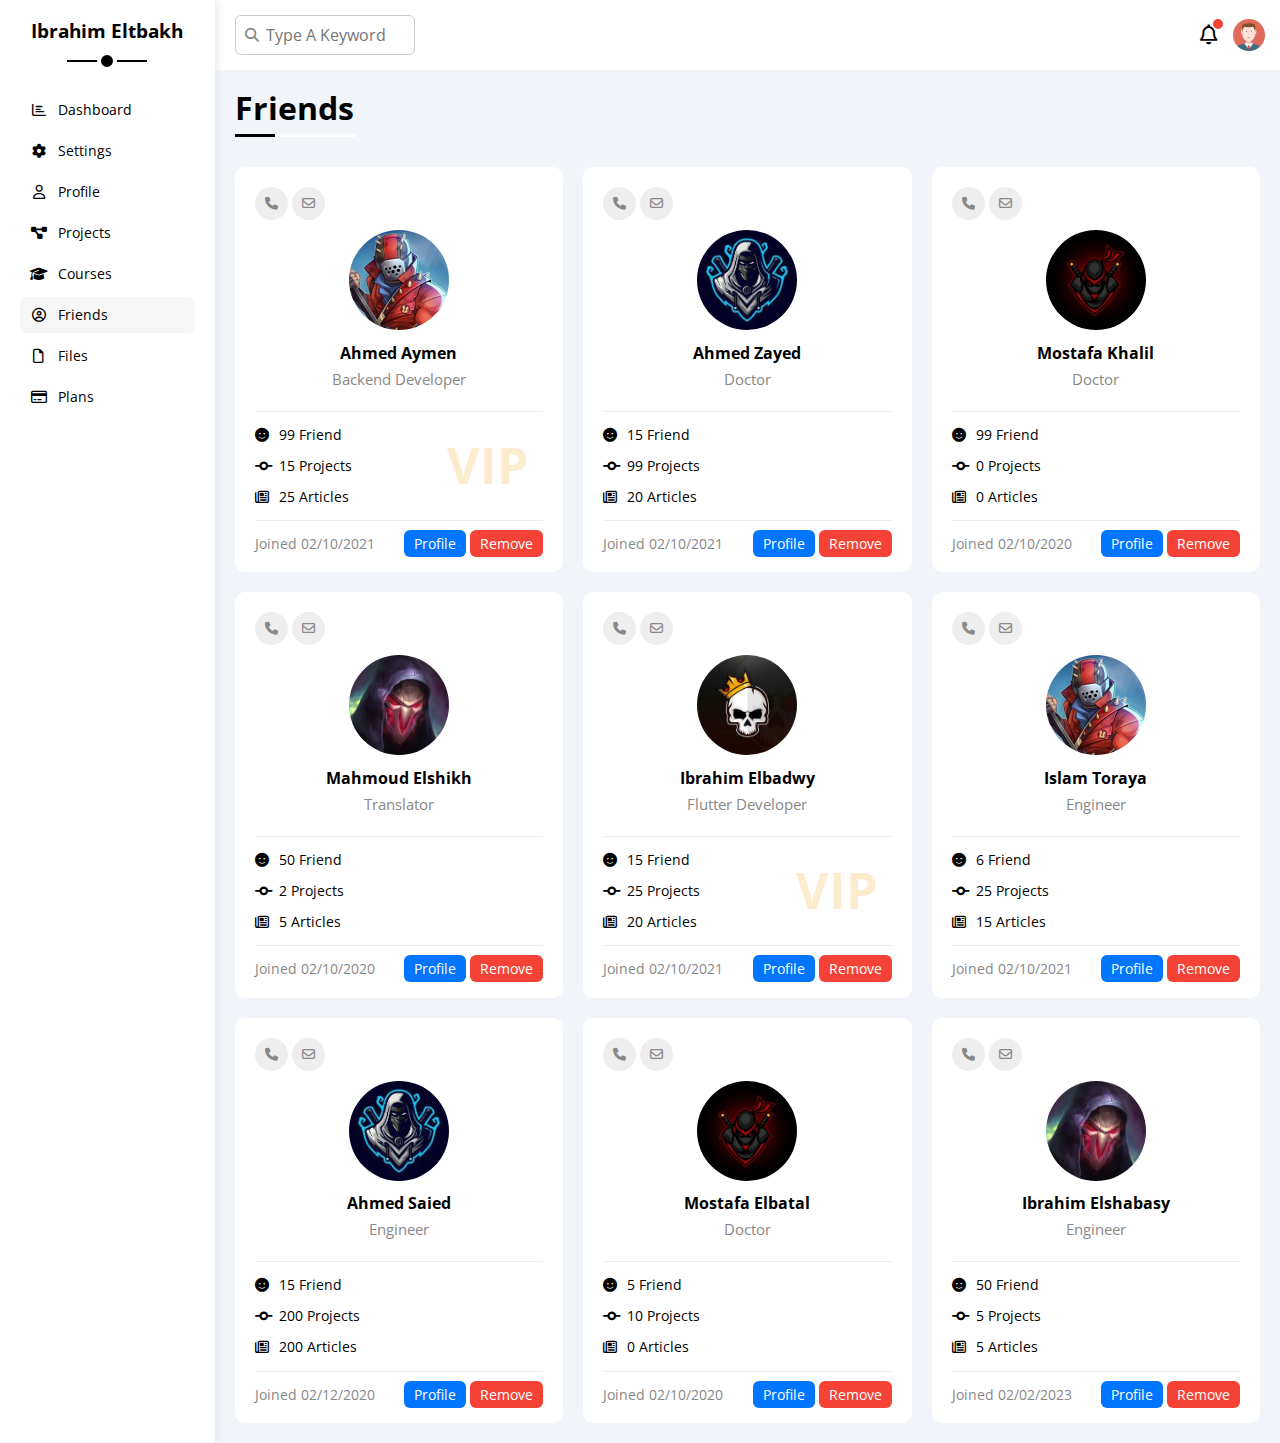
<file: HTML & CSS design/Dashboard/friends.html>
<!DOCTYPE html>
<html lang="en">
<head>
    <meta charset="UTF-8">
    <meta name="viewport" content="width=device-width, initial-scale=1.0">
    <title>Friends</title>
    <link rel="stylesheet" href="CSS/normalize.css">
    <!-- Google Fonts -->
    <link rel="preconnect" href="https://fonts.googleapis.com">
    <link rel="preconnect" href="https://fonts.gstatic.com" crossorigin>
    <link href="https://fonts.googleapis.com/css2?family=Cairo:wght@200..1000&family=Open+Sans:ital,
    wght@0,300..800;1,300..800&family=Work+Sans:ital,wght@0,100..900;1,100..900&display=swap" rel="stylesheet">
     <!-- font awesome -->
     <link rel="stylesheet" href="CSS/all.min.css">
    <!-- main template css  -->
    <link rel="stylesheet" href="CSS/framework.css">
    <link rel="stylesheet" href="CSS/master.css">
</head>
<body>
    <div class="page d-flex">
        <div class="sidebar p-20 bg-white p-relative ">
            <h3 class="p-relative txt-c mt-0">ibrahim eltbakh</h3>
            <ul>
                  <li>
                    <a class="d-flex align-center fs-14 c-black rad-6 p-10" href="index.html">
                      <i class="fa-regular fa-chart-bar fa-fw"></i>
                      <span>Dashboard</span>
                    </a>
                  </li>
                  <li>
                    <a class=" d-flex align-center fs-14 c-black rad-6 p-10" href="settings.html">
                      <i class="fa-solid fa-gear fa-fw"></i>
                      <span>Settings</span>
                    </a>
                  </li>
                  <li>
                    <a class=" d-flex align-center fs-14 c-black rad-6 p-10" href="profile.html">
                      <i class="fa-regular fa-user fa-fw"></i>
                      <span>Profile</span>
                    </a>
                  </li>
                  <li>
                    <a class=" d-flex align-center fs-14 c-black rad-6 p-10" href="projects.html">
                      <i class="fa-solid fa-diagram-project fa-fw"></i>
                      <span>Projects</span>
                    </a>
                  </li>
                  <li>
                    <a class="d-flex align-center fs-14 c-black rad-6 p-10" href="courses.html">
                      <i class="fa-solid fa-graduation-cap fa-fw"></i>
                      <span>Courses</span>
                    </a>
                  </li>
                  <li>
                    <a class="active d-flex align-center fs-14 c-black rad-6 p-10" href="friends.html">
                      <i class="fa-regular fa-circle-user fa-fw"></i>
                      <span>Friends</span>
                    </a>
                  </li>
                  <li>
                    <a class="d-flex align-center fs-14 c-black rad-6 p-10" href="files.html">
                      <i class="fa-regular fa-file fa-fw"></i>
                      <span>Files</span>
                    </a>
                  </li>
                  <li>
                    <a class="d-flex align-center fs-14 c-black rad-6 p-10" href="plans.html">
                      <i class="fa-regular fa-credit-card fa-fw"></i>
                      <span>Plans</span>
                    </a>
                 </li>
            </ul>
        </div>
        <div class="content w-full over-flow-h ">
            <!-- Start head -->
             <div class="head bg-white p-15 between-flex">
                <div class="search p-relative ">
                    <input class="p-10 rad-10" type="search" placeholder="type a keyword">
                </div>
                <div class="icons d-flex align-center">
                    <span class="notification p-relative">
                        <i class="fa-regular fa-bell fa-lg"></i>
                    </span>
                    <img src="images/avatar.png" alt="avatar">
                </div>
             </div>
            <!-- End head -->
            <h1 class="p-relative">Friends</h1>
            <div class="friends-page d-grid gap-20 m-20">     
                <div class="friend widget-style ">
                    <div class="contact c-grey">
                        <i class="fa-solid fa-phone p-10 bg-eee rad-half "></i>
                        <i class="fa-regular fa-envelope p-10 bg-eee rad-half"></i>
                    </div>
                    <div class="txt-c bb-eee">
                        <img class="mt-10 mb-10 rad-half h-100 w-100 " src="images/friend-01.jpg" alt="">
                        <h4 class="mt-0 mb-5">ahmed aymen</h4>
                        <p class="p-style">backend Developer</p>
                    </div>
                    <div class="icons p-relative pt-15 pb-15 fs-14">
                        <div class="mb-15">
                            <i class="fa-solid fa-face-smile fa-fw"></i>
                            <span>99 Friend</span>
                        </div>
                        <div class="mb-15">
                            <i class="fa-solid fa-code-commit fa-fw"></i>
                            <span>15 Projects</span>
                        </div>
                        <div class="">
                            <i class="fa-regular fa-newspaper fa-fw"></i>
                            <span>25 Articles</span>
                        </div>
                        <div class="vip fw-bold c-orange">vip</div>
                    </div>
                    <div class="info flex-between pt-15 bt-eee">
                        <span class="c-grey fs-14">Joined 02/10/2021</span>
                        <div class="fs-14">
                            <a href="#" class="c-white btn-shape bg-blue">profile</a>
                            <a href="#" class="c-white btn-shape bg-red">remove</a>
                        </div>
                    </div>
                </div>
                <div class="friend widget-style ">
                    <div class="contact c-grey">
                        <i class="fa-solid fa-phone p-10 bg-eee rad-half "></i>
                        <i class="fa-regular fa-envelope p-10 bg-eee rad-half"></i>
                    </div>
                    <div class="txt-c bb-eee">
                        <img class="mt-10 mb-10 rad-half h-100 w-100 " src="images/friend-02.jpg" alt="">
                        <h4 class="mt-0 mb-5">ahmed zayed</h4>
                        <p class="p-style">doctor</p>
                    </div>
                    <div class="icons p-relative pt-15 pb-15 fs-14">
                        <div class="mb-15">
                            <i class="fa-solid fa-face-smile fa-fw"></i>
                            <span>15 Friend</span>
                        </div>
                        <div class="mb-15">
                            <i class="fa-solid fa-code-commit fa-fw"></i>
                            <span>99 Projects</span>
                        </div>
                        <div class="">
                            <i class="fa-regular fa-newspaper fa-fw"></i>
                            <span>20 Articles</span>
                        </div>
                        
                    </div>
                    <div class="info flex-between pt-15 bt-eee">
                        <span class="c-grey fs-14">Joined 02/10/2021</span>
                        <div class="fs-14">
                            <a href="#" class="c-white btn-shape bg-blue">profile</a>
                            <a href="#" class="c-white btn-shape bg-red">remove</a>
                        </div>
                    </div>
                </div>
                <div class="friend widget-style ">
                    <div class="contact c-grey">
                        <i class="fa-solid fa-phone p-10 bg-eee rad-half "></i>
                        <i class="fa-regular fa-envelope p-10 bg-eee rad-half"></i>
                    </div>
                    <div class="txt-c bb-eee">
                        <img class="mt-10 mb-10 rad-half h-100 w-100 " src="images/friend-04.jpg" alt="">
                        <h4 class="mt-0 mb-5">mostafa khalil</h4>
                        <p class="p-style">doctor</p>
                    </div>
                    <div class="icons p-relative pt-15 pb-15 fs-14">
                        <div class="mb-15">
                            <i class="fa-solid fa-face-smile fa-fw"></i>
                            <span>99 Friend</span>
                        </div>
                        <div class="mb-15">
                            <i class="fa-solid fa-code-commit fa-fw"></i>
                            <span>0 Projects</span>
                        </div>
                        <div class="">
                            <i class="fa-regular fa-newspaper fa-fw"></i>
                            <span>0 Articles</span>
                        </div>
                    </div>
                    <div class="info flex-between pt-15 bt-eee">
                        <span class="c-grey fs-14">Joined 02/10/2020</span>
                        <div class="fs-14">
                            <a href="#" class="c-white btn-shape bg-blue">profile</a>
                            <a href="#" class="c-white btn-shape bg-red">remove</a>
                        </div>
                    </div>
                </div>
                <div class="friend widget-style ">
                    <div class="contact c-grey">
                        <i class="fa-solid fa-phone p-10 bg-eee rad-half "></i>
                        <i class="fa-regular fa-envelope p-10 bg-eee rad-half"></i>
                    </div>
                    <div class="txt-c bb-eee">
                        <img class="mt-10 mb-10 rad-half h-100 w-100 " src="images/friend-03.jpg" alt="">
                        <h4 class="mt-0 mb-5">mahmoud elshikh</h4>
                        <p class="p-style">translator</p>
                    </div>
                    <div class="icons p-relative pt-15 pb-15 fs-14">
                        <div class="mb-15">
                            <i class="fa-solid fa-face-smile fa-fw"></i>
                            <span>50 Friend</span>
                        </div>
                        <div class="mb-15">
                            <i class="fa-solid fa-code-commit fa-fw"></i>
                            <span>2 Projects</span>
                        </div>
                        <div class="">
                            <i class="fa-regular fa-newspaper fa-fw"></i>
                            <span>5 Articles</span>
                        </div>
                    </div>
                    <div class="info flex-between pt-15 bt-eee">
                        <span class="c-grey fs-14">Joined 02/10/2020</span>
                        <div class="fs-14">
                            <a href="#" class="c-white btn-shape bg-blue">profile</a>
                            <a href="#" class="c-white btn-shape bg-red">remove</a>
                        </div>
                    </div>
                </div>
                <div class="friend widget-style ">
                    <div class="contact c-grey">
                        <i class="fa-solid fa-phone p-10 bg-eee rad-half "></i>
                        <i class="fa-regular fa-envelope p-10 bg-eee rad-half"></i>
                    </div>
                    <div class="txt-c bb-eee">
                        <img class="mt-10 mb-10 rad-half h-100 w-100 " src="images/friend-05.jpg" alt="">
                        <h4 class="mt-0 mb-5">ibrahim elbadwy</h4>
                        <p class="p-style">flutter developer</p>
                    </div>
                    <div class="icons p-relative pt-15 pb-15 fs-14">
                        <div class="mb-15">
                            <i class="fa-solid fa-face-smile fa-fw"></i>
                            <span>15 Friend</span>
                        </div>
                        <div class="mb-15">
                            <i class="fa-solid fa-code-commit fa-fw"></i>
                            <span>25 Projects</span>
                        </div>
                        <div class="">
                            <i class="fa-regular fa-newspaper fa-fw"></i>
                            <span>20 Articles</span>
                        </div>
                        <div class="vip fw-bold c-orange">vip</div>
                    </div>
                    <div class="info flex-between pt-15 bt-eee">
                        <span class="c-grey fs-14">Joined 02/10/2021</span>
                        <div class="fs-14">
                            <a href="#" class="c-white btn-shape bg-blue">profile</a>
                            <a href="#" class="c-white btn-shape bg-red">remove</a>
                        </div>
                    </div>
                </div>
                <div class="friend widget-style ">
                    <div class="contact c-grey">
                        <i class="fa-solid fa-phone p-10 bg-eee rad-half "></i>
                        <i class="fa-regular fa-envelope p-10 bg-eee rad-half"></i>
                    </div>
                    <div class="txt-c bb-eee">
                        <img class="mt-10 mb-10 rad-half h-100 w-100 " src="images/friend-01.jpg" alt="">
                        <h4 class="mt-0 mb-5">islam toraya</h4>
                        <p class="p-style">engineer</p>
                    </div>
                    <div class="icons p-relative pt-15 pb-15 fs-14">
                        <div class="mb-15">
                            <i class="fa-solid fa-face-smile fa-fw"></i>
                            <span>6 Friend</span>
                        </div>
                        <div class="mb-15">
                            <i class="fa-solid fa-code-commit fa-fw"></i>
                            <span>25 Projects</span>
                        </div>
                        <div class="">
                            <i class="fa-regular fa-newspaper fa-fw"></i>
                            <span>15 Articles</span>
                        </div>
                    </div>
                    <div class="info flex-between pt-15 bt-eee">
                        <span class="c-grey fs-14">Joined 02/10/2021</span>
                        <div class="fs-14">
                            <a href="#" class="c-white btn-shape bg-blue">profile</a>
                            <a href="#" class="c-white btn-shape bg-red">remove</a>
                        </div>
                    </div>
                </div>
                <div class="friend widget-style ">
                    <div class="contact c-grey">
                        <i class="fa-solid fa-phone p-10 bg-eee rad-half "></i>
                        <i class="fa-regular fa-envelope p-10 bg-eee rad-half"></i>
                    </div>
                    <div class="txt-c bb-eee">
                        <img class="mt-10 mb-10 rad-half h-100 w-100 " src="images/friend-02.jpg" alt="">
                        <h4 class="mt-0 mb-5">ahmed saied</h4>
                        <p class="p-style">engineer</p>
                    </div>
                    <div class="icons p-relative pt-15 pb-15 fs-14">
                        <div class="mb-15">
                            <i class="fa-solid fa-face-smile fa-fw"></i>
                            <span>15 Friend</span>
                        </div>
                        <div class="mb-15">
                            <i class="fa-solid fa-code-commit fa-fw"></i>
                            <span>200 Projects</span>
                        </div>
                        <div class="">
                            <i class="fa-regular fa-newspaper fa-fw"></i>
                            <span>200 Articles</span>
                        </div>
                    </div>
                    <div class="info flex-between pt-15 bt-eee">
                        <span class="c-grey fs-14">Joined 02/12/2020</span>
                        <div class="fs-14">
                            <a href="#" class="c-white btn-shape bg-blue">profile</a>
                            <a href="#" class="c-white btn-shape bg-red">remove</a>
                        </div>
                    </div>
                </div>
                <div class="friend widget-style ">
                    <div class="contact c-grey">
                        <i class="fa-solid fa-phone p-10 bg-eee rad-half "></i>
                        <i class="fa-regular fa-envelope p-10 bg-eee rad-half"></i>
                    </div>
                    <div class="txt-c bb-eee">
                        <img class="mt-10 mb-10 rad-half h-100 w-100 " src="images/friend-04.jpg" alt="">
                        <h4 class="mt-0 mb-5">mostafa elbatal</h4>
                        <p class="p-style">doctor</p>
                    </div>
                    <div class="icons p-relative pt-15 pb-15 fs-14">
                        <div class="mb-15">
                            <i class="fa-solid fa-face-smile fa-fw"></i>
                            <span>5 Friend</span>
                        </div>
                        <div class="mb-15">
                            <i class="fa-solid fa-code-commit fa-fw"></i>
                            <span>10 Projects</span>
                        </div>
                        <div class="">
                            <i class="fa-regular fa-newspaper fa-fw"></i>
                            <span>0 Articles</span>
                        </div>
                    </div>
                    <div class="info flex-between pt-15 bt-eee">
                        <span class="c-grey fs-14">Joined 02/10/2020</span>
                        <div class="fs-14">
                            <a href="#" class="c-white btn-shape bg-blue">profile</a>
                            <a href="#" class="c-white btn-shape bg-red">remove</a>
                        </div>
                    </div>
                </div>
                <div class="friend widget-style ">
                    <div class="contact c-grey">
                        <i class="fa-solid fa-phone p-10 bg-eee rad-half "></i>
                        <i class="fa-regular fa-envelope p-10 bg-eee rad-half"></i>
                    </div>
                    <div class="txt-c bb-eee">
                        <img class="mt-10 mb-10 rad-half h-100 w-100 " src="images/friend-03.jpg" alt="">
                        <h4 class="mt-0 mb-5">ibrahim elshabasy</h4>
                        <p class="p-style">engineer</p>
                    </div>
                    <div class="icons p-relative pt-15 pb-15 fs-14">
                        <div class="mb-15">
                            <i class="fa-solid fa-face-smile fa-fw"></i>
                            <span>50 Friend</span>
                        </div>
                        <div class="mb-15">
                            <i class="fa-solid fa-code-commit fa-fw"></i>
                            <span>5 Projects</span>
                        </div>
                        <div class="">
                            <i class="fa-regular fa-newspaper fa-fw"></i>
                            <span>5 Articles</span>
                        </div>
                    </div>
                    <div class="info flex-between pt-15 bt-eee">
                        <span class="c-grey fs-14">Joined 02/02/2023</span>
                        <div class="fs-14">
                            <a href="#" class="c-white btn-shape bg-blue">profile</a>
                            <a href="#" class="c-white btn-shape bg-red">remove</a>
                        </div>
                    </div>
                </div>
            </div>
        </div>
</body>
</html>
</file>
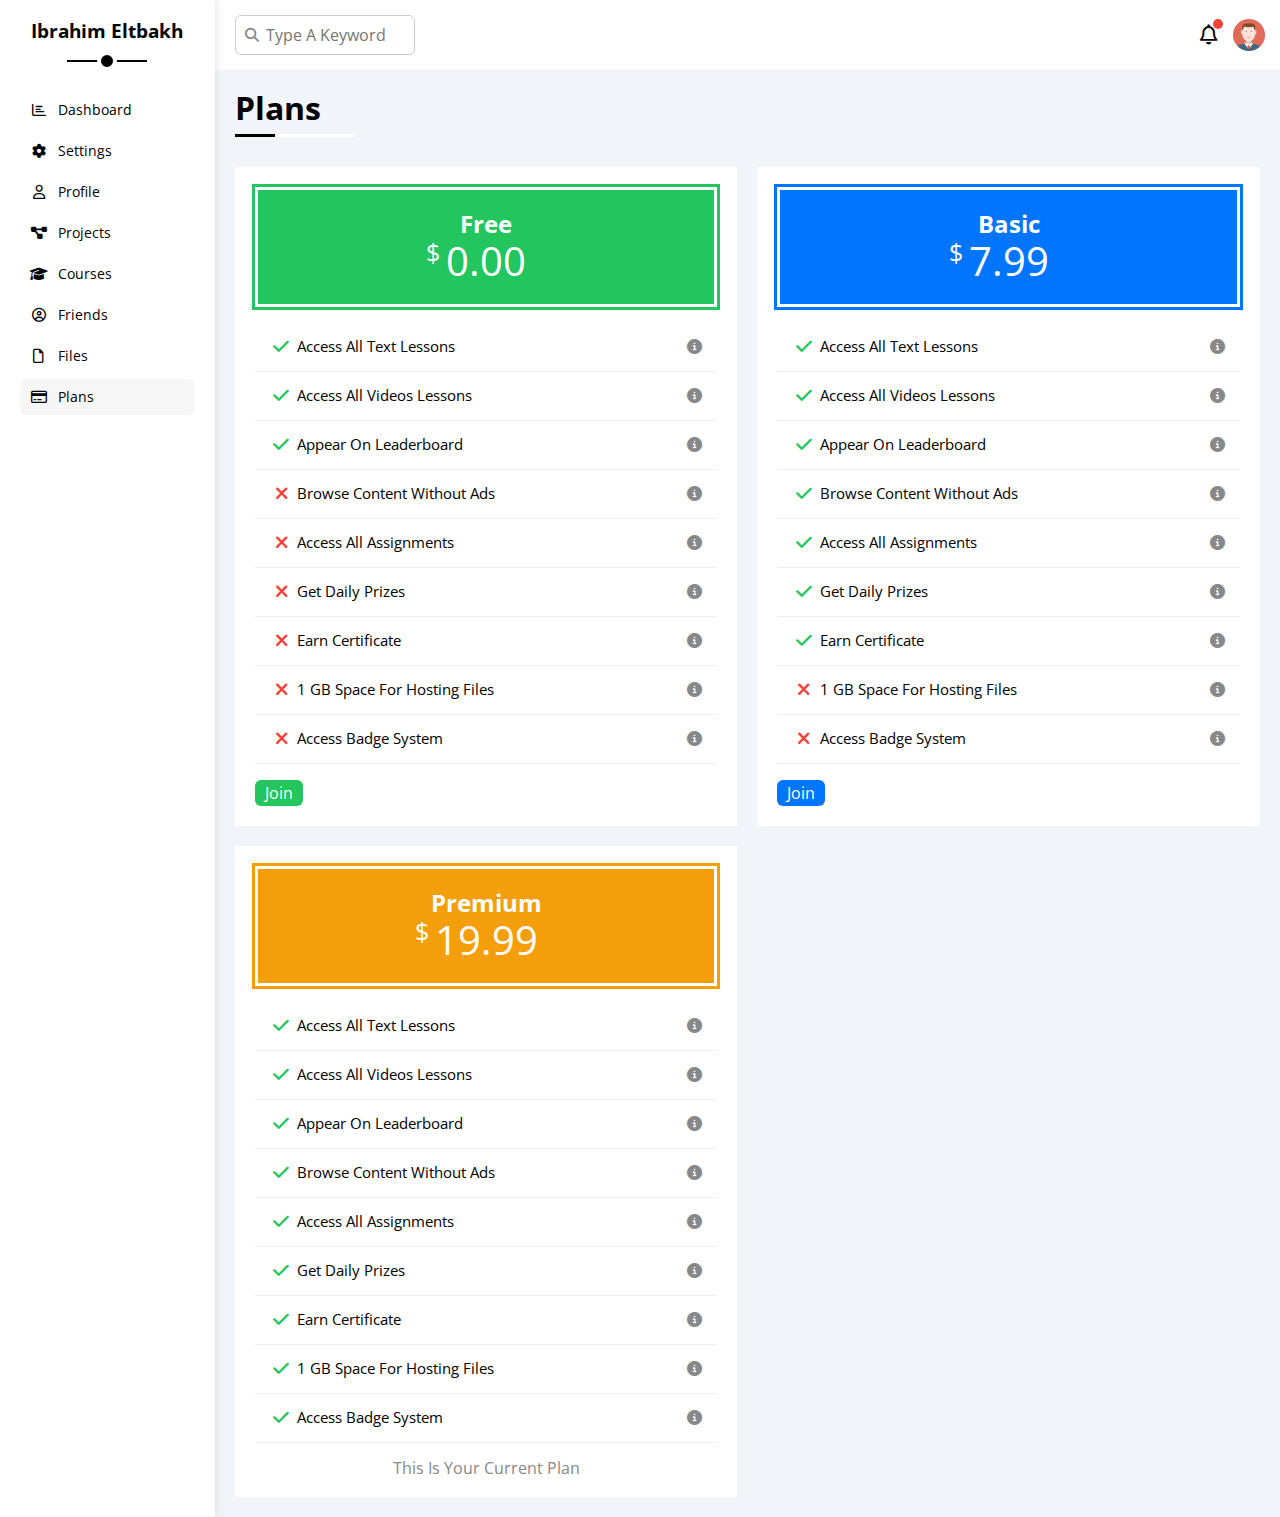
<file: HTML & CSS design/Dashboard/plans.html>
<!DOCTYPE html>
<html lang="en">
<head>
    <meta charset="UTF-8">
    <meta name="viewport" content="width=device-width, initial-scale=1.0">
    <title>Plans</title>
    <link rel="stylesheet" href="CSS/normalize.css">
    <!-- Google Fonts -->
    <link rel="preconnect" href="https://fonts.googleapis.com">
    <link rel="preconnect" href="https://fonts.gstatic.com" crossorigin>
    <link href="https://fonts.googleapis.com/css2?family=Cairo:wght@200..1000&family=Open+Sans:ital,
    wght@0,300..800;1,300..800&family=Work+Sans:ital,wght@0,100..900;1,100..900&display=swap" rel="stylesheet">
     <!-- font awesome -->
     <link rel="stylesheet" href="CSS/all.min.css">
    <!-- main template css  -->
    <link rel="stylesheet" href="CSS/framework.css">
    <link rel="stylesheet" href="CSS/master.css">
</head>
<body>
    <div class="page d-flex">
        <div class="sidebar p-20 bg-white p-relative ">
            <h3 class="p-relative txt-c mt-0">ibrahim eltbakh</h3>
            <ul>
                  <li>
                    <a class="d-flex align-center fs-14 c-black rad-6 p-10" href="index.html">
                      <i class="fa-regular fa-chart-bar fa-fw"></i>
                      <span>Dashboard</span>
                    </a>
                  </li>
                  <li>
                    <a class=" d-flex align-center fs-14 c-black rad-6 p-10" href="settings.html">
                      <i class="fa-solid fa-gear fa-fw"></i>
                      <span>Settings</span>
                    </a>
                  </li>
                  <li>
                    <a class=" d-flex align-center fs-14 c-black rad-6 p-10" href="profile.html">
                      <i class="fa-regular fa-user fa-fw"></i>
                      <span>Profile</span>
                    </a>
                  </li>
                  <li>
                    <a class=" d-flex align-center fs-14 c-black rad-6 p-10" href="projects.html">
                      <i class="fa-solid fa-diagram-project fa-fw"></i>
                      <span>Projects</span>
                    </a>
                  </li>
                  <li>
                    <a class="d-flex align-center fs-14 c-black rad-6 p-10" href="courses.html">
                      <i class="fa-solid fa-graduation-cap fa-fw"></i>
                      <span>Courses</span>
                    </a>
                  </li>
                  <li>
                    <a class=" d-flex align-center fs-14 c-black rad-6 p-10" href="friends.html">
                      <i class="fa-regular fa-circle-user fa-fw"></i>
                      <span>Friends</span>
                    </a>
                  </li>
                  <li>
                    <a class="d-flex align-center fs-14 c-black rad-6 p-10" href="files.html">
                      <i class="fa-regular fa-file fa-fw"></i>
                      <span>Files</span>
                    </a>
                  </li>
                  <li>
                    <a class="active d-flex align-center fs-14 c-black rad-6 p-10" href="plans.html">
                      <i class="fa-regular fa-credit-card fa-fw"></i>
                      <span>Plans</span>
                    </a>
                 </li>
            </ul>
        </div>
        <div class="content w-full over-flow-h ">
            <!-- Start head -->
             <div class="head bg-white p-15 between-flex">
                <div class="search p-relative ">
                    <input class="p-10 rad-10" type="search" placeholder="type a keyword">
                </div>
                <div class="icons d-flex align-center">
                    <span class="notification p-relative">
                        <i class="fa-regular fa-bell fa-lg"></i>
                    </span>
                    <img src="images/avatar.png" alt="avatar">
                </div>
             </div>
            <!-- End head -->
            <h1 class="p-relative">Plans</h1>
            <div class="plans-page d-grid m-20 gap-20">
                <div class="plan green bg-white p-20">
                  <div class="top bg-green txt-c p-20">
                    <h2 class="m-0 c-white">Free</h2>
                    <div class="price c-white"><span>$</span>0.00</div>
                  </div>
                  <ul>
                    <li>
                      <i class="fa-solid fa-check fa-fw yes"></i>
                      <span>Access All Text Lessons</span>
                      <i class="fa-solid fa-circle-info help"></i>
                    </li>
                    <li>
                      <i class="fa-solid fa-check fa-fw yes"></i>
                      <span>Access All Videos Lessons</span>
                      <i class="fa-solid fa-circle-info help"></i>
                    </li>
                    <li>
                      <i class="fa-solid fa-check fa-fw yes"></i>
                      <span>Appear On Leaderboard</span>
                      <i class="fa-solid fa-circle-info help"></i>
                    </li>
                    <li>
                      <i class="fa-solid fa-xmark fa-fw"></i>
                      <span>Browse Content Without Ads</span>
                      <i class="fa-solid fa-circle-info help"></i>
                    </li>
                    <li>
                      <i class="fa-solid fa-xmark fa-fw"></i>
                      <span>Access All Assignments</span>
                      <i class="fa-solid fa-circle-info help"></i>
                    </li>
                    <li>
                      <i class="fa-solid fa-xmark fa-fw"></i>
                      <span>Get Daily Prizes</span>
                      <i class="fa-solid fa-circle-info help"></i>
                    </li>
                    <li>
                      <i class="fa-solid fa-xmark fa-fw"></i>
                      <span>Earn Certificate</span>
                      <i class="fa-solid fa-circle-info help"></i>
                    </li>
                    <li>
                      <i class="fa-solid fa-xmark fa-fw"></i>
                      <span>1 GB Space For Hosting Files</span>
                      <i class="fa-solid fa-circle-info help"></i>
                    </li>
                    <li>
                      <i class="fa-solid fa-xmark fa-fw"></i>
                      <span>Access Badge System</span>
                      <i class="fa-solid fa-circle-info help"></i>
                    </li>
                  </ul>
                  <a href="#" class="btn-shape bg-green c-white d-block w-fit">Join</a>
                </div>
                <!-- Start Plan -->
                <div class="plan blue bg-white p-20">
                  <div class="top bg-blue txt-c p-20">
                    <h2 class="m-0 c-white">Basic</h2>
                    <div class="price c-white"><span>$</span>7.99</div>
                  </div>
                  <ul class="list-none p-0">
                    <li>
                      <i class="fa-solid fa-check fa-fw yes"></i>
                      <span>Access All Text Lessons</span>
                      <i class="fa-solid fa-circle-info help"></i>
                    </li>
                    <li>
                      <i class="fa-solid fa-check fa-fw yes"></i>
                      <span>Access All Videos Lessons</span>
                      <i class="fa-solid fa-circle-info help"></i>
                    </li>
                    <li>
                      <i class="fa-solid fa-check fa-fw yes"></i>
                      <span>Appear On Leaderboard</span>
                      <i class="fa-solid fa-circle-info help"></i>
                    </li>
                    <li>
                      <i class="fa-solid fa-check fa-fw yes"></i>
                      <span>Browse Content Without Ads</span>
                      <i class="fa-solid fa-circle-info help"></i>
                    </li>
                    <li>
                      <i class="fa-solid fa-check fa-fw yes"></i>
                      <span>Access All Assignments</span>
                      <i class="fa-solid fa-circle-info help"></i>
                    </li>
                    <li>
                      <i class="fa-solid fa-check fa-fw yes"></i>
                      <span>Get Daily Prizes</span>
                      <i class="fa-solid fa-circle-info help"></i>
                    </li>
                    <li>
                      <i class="fa-solid fa-check fa-fw yes"></i>
                      <span>Earn Certificate</span>
                      <i class="fa-solid fa-circle-info help"></i>
                    </li>
                    <li>
                      <i class="fa-solid fa-xmark fa-fw"></i>
                      <span>1 GB Space For Hosting Files</span>
                      <i class="fa-solid fa-circle-info help"></i>
                    </li>
                    <li>
                      <i class="fa-solid fa-xmark fa-fw"></i>
                      <span>Access Badge System</span>
                      <i class="fa-solid fa-circle-info help"></i>
                    </li>
                  </ul>
                  <a href="#" class="btn-shape bg-blue c-white d-block w-fit">Join</a>
                </div>
                <!-- End Plan -->
                <!-- Start Plan -->
                <div class="plan orange bg-white p-20">
                  <div class="top bg-orange txt-c p-20">
                    <h2 class="m-0 c-white">Premium</h2>
                    <div class="price c-white"><span>$</span>19.99</div>
                  </div>
                  <ul class="list-none p-0">
                    <li>
                      <i class="fa-solid fa-check fa-fw yes"></i>
                      <span>Access All Text Lessons</span>
                      <i class="fa-solid fa-circle-info help"></i>
                    </li>
                    <li>
                      <i class="fa-solid fa-check fa-fw yes"></i>
                      <span>Access All Videos Lessons</span>
                      <i class="fa-solid fa-circle-info help"></i>
                    </li>
                    <li>
                      <i class="fa-solid fa-check fa-fw yes"></i>
                      <span>Appear On Leaderboard</span>
                      <i class="fa-solid fa-circle-info help"></i>
                    </li>
                    <li>
                      <i class="fa-solid fa-check fa-fw yes"></i>
                      <span>Browse Content Without Ads</span>
                      <i class="fa-solid fa-circle-info help"></i>
                    </li>
                    <li>
                      <i class="fa-solid fa-check fa-fw yes"></i>
                      <span>Access All Assignments</span>
                      <i class="fa-solid fa-circle-info help"></i>
                    </li>
                    <li>
                      <i class="fa-solid fa-check fa-fw yes"></i>
                      <span>Get Daily Prizes</span>
                      <i class="fa-solid fa-circle-info help"></i>
                    </li>
                    <li>
                      <i class="fa-solid fa-check fa-fw yes"></i>
                      <span>Earn Certificate</span>
                      <i class="fa-solid fa-circle-info help"></i>
                    </li>
                    <li>
                      <i class="fa-solid fa-check fa-fw yes"></i>
                      <span>1 GB Space For Hosting Files</span>
                      <i class="fa-solid fa-circle-info help"></i>
                    </li>
                    <li>
                      <i class="fa-solid fa-check fa-fw yes"></i>
                      <span>Access Badge System</span>
                      <i class="fa-solid fa-circle-info help"></i>
                    </li>
                  </ul>
                  <p class="c-grey m-0 txt-c">This Is Your Current Plan</p>
                </div>
                <!-- End Plan -->
            </div>
        </div>
    </div>
</body>
</html>
</file>
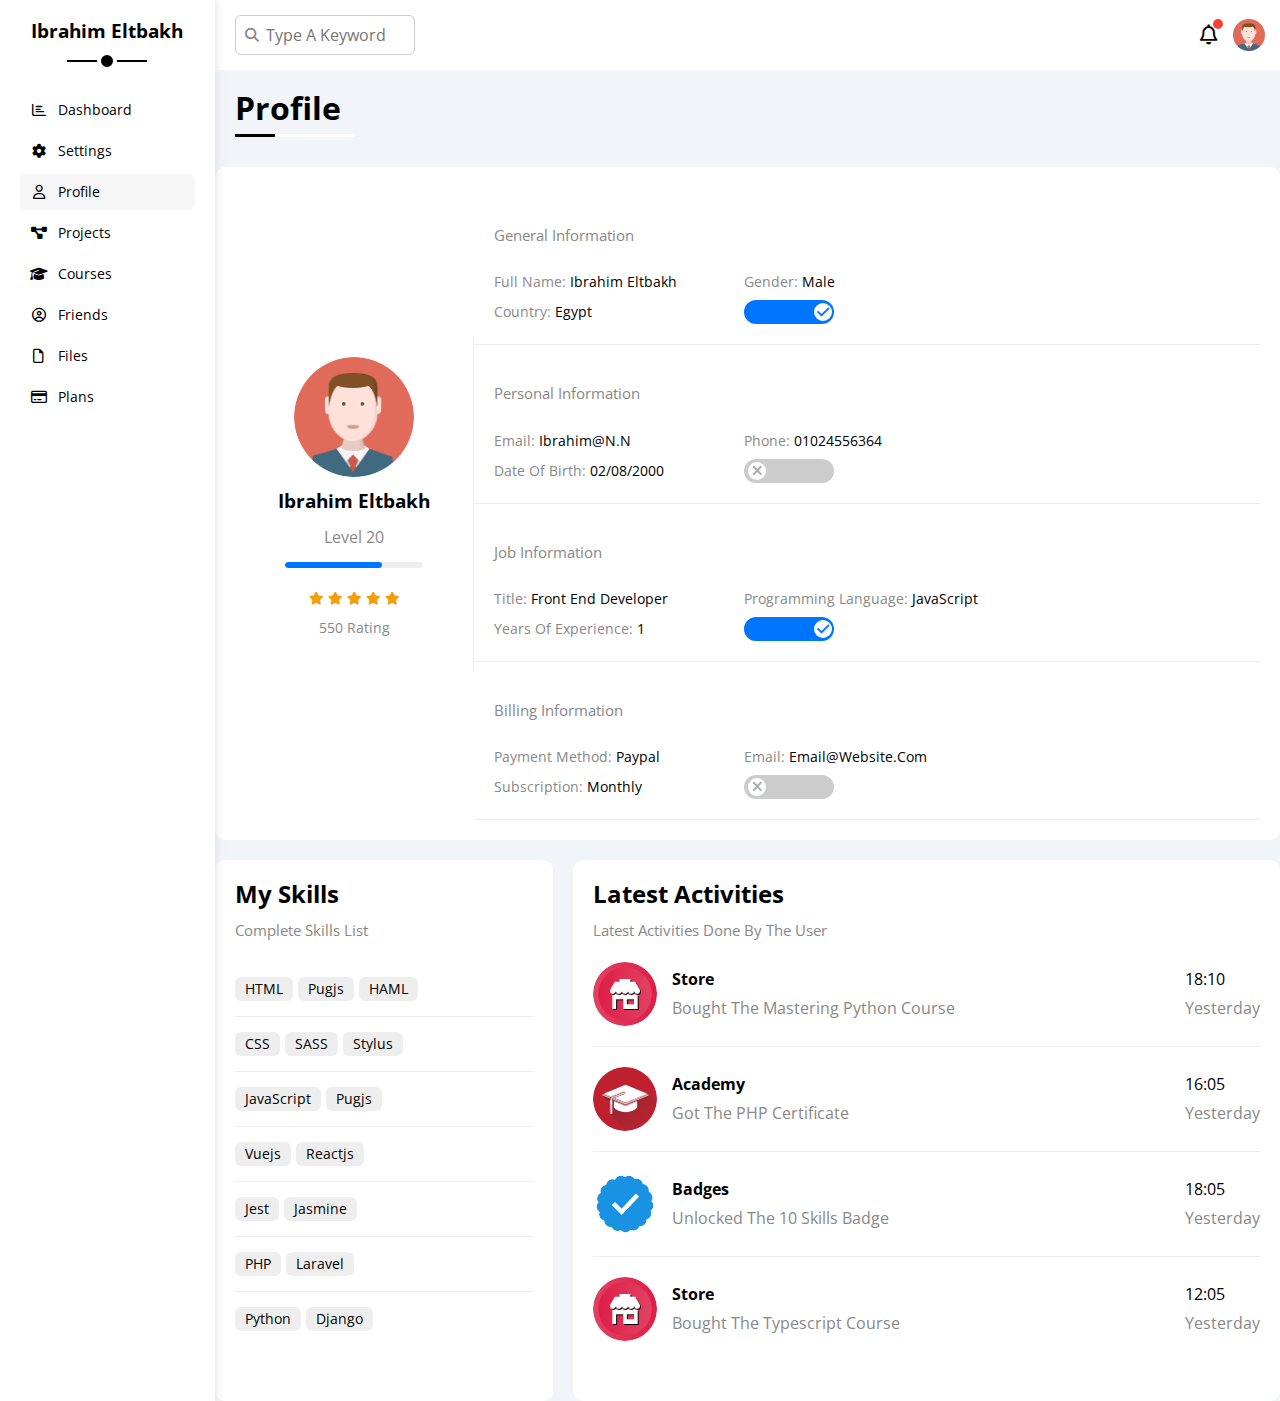
<file: HTML & CSS design/Dashboard/profile.html>
<!DOCTYPE html>
<html lang="en">
<head>
    <meta charset="UTF-8">
    <meta name="viewport" content="width=device-width, initial-scale=1.0">
    <title>Profile</title>
    <link rel="stylesheet" href="CSS/normalize.css">
    <!-- Google Fonts -->
    <link rel="preconnect" href="https://fonts.googleapis.com">
    <link rel="preconnect" href="https://fonts.gstatic.com" crossorigin>
    <link href="https://fonts.googleapis.com/css2?family=Cairo:wght@200..1000&family=Open+Sans:ital,
    wght@0,300..800;1,300..800&family=Work+Sans:ital,wght@0,100..900;1,100..900&display=swap" rel="stylesheet">
     <!-- font awesome -->
     <link rel="stylesheet" href="CSS/all.min.css">
    <!-- main template css  -->
    <link rel="stylesheet" href="CSS/framework.css">
    <link rel="stylesheet" href="CSS/master.css">
</head>
<body>
    <div class="page d-flex">
        <div class="sidebar p-20 bg-white p-relative ">
            <h3 class="p-relative txt-c mt-0">ibrahim eltbakh</h3>
            <ul>
                  <li>
                    <a class="d-flex align-center fs-14 c-black rad-6 p-10" href="index.html">
                      <i class="fa-regular fa-chart-bar fa-fw"></i>
                      <span>Dashboard</span>
                    </a>
                  </li>
                  <li>
                    <a class=" d-flex align-center fs-14 c-black rad-6 p-10" href="settings.html">
                      <i class="fa-solid fa-gear fa-fw"></i>
                      <span>Settings</span>
                    </a>
                  </li>
                  <li>
                    <a class="active d-flex align-center fs-14 c-black rad-6 p-10" href="profile.html">
                      <i class="fa-regular fa-user fa-fw"></i>
                      <span>Profile</span>
                    </a>
                  </li>
                  <li>
                    <a class="d-flex align-center fs-14 c-black rad-6 p-10" href="projects.html">
                      <i class="fa-solid fa-diagram-project fa-fw"></i>
                      <span>Projects</span>
                    </a>
                  </li>
                  <li>
                    <a class="d-flex align-center fs-14 c-black rad-6 p-10" href="courses.html">
                      <i class="fa-solid fa-graduation-cap fa-fw"></i>
                      <span>Courses</span>
                    </a>
                  </li>
                  <li>
                    <a class="d-flex align-center fs-14 c-black rad-6 p-10" href="friends.html">
                      <i class="fa-regular fa-circle-user fa-fw"></i>
                      <span>Friends</span>
                    </a>
                  </li>
                  <li>
                    <a class="d-flex align-center fs-14 c-black rad-6 p-10" href="files.html">
                      <i class="fa-regular fa-file fa-fw"></i>
                      <span>Files</span>
                    </a>
                  </li>
                  <li>
                    <a class="d-flex align-center fs-14 c-black rad-6 p-10" href="plans.html">
                      <i class="fa-regular fa-credit-card fa-fw"></i>
                      <span>Plans</span>
                    </a>
                 </li>
            </ul>
        </div>
        <div class="content w-full over-flow-h ">
            <!-- Start head -->
             <div class="head bg-white p-15 between-flex">
                <div class="search p-relative ">
                    <input class="p-10 rad-10" type="search" placeholder="type a keyword">
                </div>
                <div class="icons d-flex align-center">
                    <span class="notification p-relative">
                        <i class="fa-regular fa-bell fa-lg"></i>
                    </span>
                    <img src="images/avatar.png" alt="avatar">
                </div>
             </div>
            <!-- End head -->
            <h1 class="p-relative">profile</h1>
            <div class="profile-page d-grid gap-20">
                <!-- Start General Information widget -->
                <div class="g-info widget-style d-flex align-center">
                    <div class="avatar  txt-c p-20">
                        <img class="mb-10 rad-half" src="images/avatar.png" alt="avatar">
                        <h3 class="h2-style">ibrahim eltbakh</h3>
                        <p class="c-grey">Level 20</p>
                        <div class="level rad-6 bg-eee p-relative">
                            <span style="width: 70%;"></span>
                        </div>
                        <div class="rating mt-20 mb-10">
                            <i class="fa-solid fa-star c-orange fs-13"></i>
                            <i class="fa-solid fa-star c-orange fs-13"></i>
                            <i class="fa-solid fa-star c-orange fs-13"></i>
                            <i class="fa-solid fa-star c-orange fs-13"></i>
                            <i class="fa-solid fa-star c-orange fs-13"></i>
                        </div>
                        <p class="fs-14 c-grey ">550 Rating</p>
                    </div>
                    <div class="info  w-full  txt-c-mobile">
                        <div class="box d-flex align-center p-20 f-wrap bb-eee">
                            <h4 class="c-grey fs-15 w-full fw-normal">General Information</h4>
                            <div class="fs-14">
                                <span class="c-grey">full name:</span>
                                <span>ibrahim eltbakh</span>
                            </div>
                            <div class="fs-14">
                                <span class="c-grey">Gender:</span>
                                <span>male</span>
                            </div>
                            <div class="fs-14">
                                <span class="c-grey">Country:</span>
                                <span>egypt</span>
                            </div>
                            <div class="fs-14">
                                <label class="toggle">
                                    <input class="toggle-checkbox" type="checkbox" checked >
                                    <div class="toggle-switch"></div>
                                </label>
                            </div>
                        </div>
                        <div class="box d-flex align-center p-20 f-wrap bb-eee">
                            <h4 class="c-grey fs-15 w-full fw-normal">Personal Information</h4>
                            <div class="fs-14">
                                <span class="c-grey">Email:</span>
                                <span>ibrahim@n.n</span>
                            </div>
                            <div class="fs-14">
                                <span class="c-grey">Phone:</span>
                                <span>01024556364</span>
                            </div>
                            <div class="fs-14">
                                <span class="c-grey">Date Of Birth:</span>
                                <span>02/08/2000</span>
                            </div>
                            <div class="fs-14">
                                <label class="toggle">
                                    <input class="toggle-checkbox" type="checkbox" >
                                    <div class="toggle-switch"></div>
                                </label>
                            </div>
                        </div>
                        <div class="box d-flex align-center p-20 f-wrap bb-eee">
                            <h4 class="c-grey fs-15 w-full fw-normal">Job Information</h4>
                            <div class="fs-14">
                                <span class="c-grey">Title:</span>
                                <span>front end developer</span>
                            </div>
                            <div class="fs-14">
                                <span class="c-grey">Programming Language:</span>
                                <span>javaScript</span>
                            </div>
                            <div class="fs-14">
                                <span class="c-grey">Years Of Experience:</span>
                                <span>1</span>
                            </div>
                            <div class="fs-14">
                                <label class="toggle">
                                    <input class="toggle-checkbox" type="checkbox" checked >
                                    <div class="toggle-switch"></div>
                                </label>
                            </div>
                        </div>
                        <div class="box d-flex align-center p-20 f-wrap bb-eee">
                            <h4 class="c-grey fs-15 w-full fw-normal">Billing Information</h4>
                            <div class="fs-14">
                                <span class="c-grey">Payment Method:</span>
                                <span>Paypal</span>
                            </div>
                            <div class="fs-14">
                                <span class="c-grey">Email:</span>
                                <span>email@website.com</span>
                            </div>
                            <div class="fs-14">
                                <span class="c-grey">Subscription:</span>
                                <span>Monthly</span>
                            </div>
                            <div class="fs-14">
                                <label class="toggle">
                                    <input class="toggle-checkbox" type="checkbox"  >
                                    <div class="toggle-switch"></div>
                                </label>
                            </div>
                        </div>
                    </div>
                </div>
                <!-- End General Information widget -->
                <!-- Start other widgets -->
                <div class="other-w d-flex gap-20">
                    <div class="skills-card widget-style f-grow-1">
                        <h2 class="h2-style">My Skills</h2>
                        <p class="p-style">Complete Skills List</p>
                        <ul class="m-0 txt-c-mobile">
                            <li><span>HTML</span><span>Pugjs</span><span>HAML</span></li>
                            <li><span>CSS</span><span>SASS</span><span>Stylus</span></li>
                            <li><span>JavaScript</span><span>Pugjs</span></li>
                            <li><span>Vuejs</span><span>Reactjs</span></li>
                            <li><span>Jest</span><span>Jasmine</span></li>
                            <li><span>PHP</span><span>Laravel</span></li>
                            <li><span>Python</span><span>Django</span></li>
                        </ul>
                    </div>
                    <div class="activities widget-style f-grow-2">
                        <h2 class="h2-style">Latest Activities</h2>
                        <p class="p-style">Latest Activities Done By The User</p>
                        <div class="activity d-flex align-center txt-c-mobile mb-20 pb-20 bb-eee">
                            <img src="images/activity-01.png" alt="">
                            <div class="info">
                                <span class="d-block mb-10">Store</span>
                                <span class="c-grey">Bought The Mastering Python Course</span>
                            </div>
                            <div class="time">
                                <span class="d-block mb-10">18:10</span>
                                <span class="c-grey">Yesterday</span>
                            </div>
                        </div>
                        <div class="activity d-flex align-center txt-c-mobile mb-20 pb-20 bb-eee">
                            <img src="images/activity-02.png" alt="">
                            <div class="info">
                                <span class="d-block mb-10">Academy</span>
                                <span class="c-grey">Got The PHP Certificate</span>
                            </div>
                            <div class="time">
                                <span class="d-block mb-10">16:05</span>
                                <span class="c-grey">Yesterday</span>
                            </div>
                        </div>
                        <div class="activity d-flex align-center txt-c-mobile mb-20 pb-20 bb-eee">
                            <img src="images/activity-03.png" alt="">
                            <div class="info">
                                <span class="d-block mb-10">Badges</span>
                                <span class="c-grey">Unlocked The 10 Skills Badge</span>
                            </div>
                            <div class="time">
                                <span class="d-block mb-10">18:05</span>
                                <span class="c-grey">Yesterday</span>
                            </div>
                        </div>
                        <div class="activity d-flex align-center txt-c-mobile mb-20 pb-20">
                            <img src="images/activity-01.png" alt="">
                            <div class="info">
                                <span class="d-block mb-10">Store</span>
                                <span class="c-grey">Bought The Typescript Course</span>
                            </div>
                            <div class="time">
                                <span class="d-block mb-10">12:05</span>
                                <span class="c-grey">Yesterday</span>
                            </div>
                        </div>
                    </div>
                </div>
                <!-- End other widgets -->
            </div>
        </div>
</body>
</html>
</file>
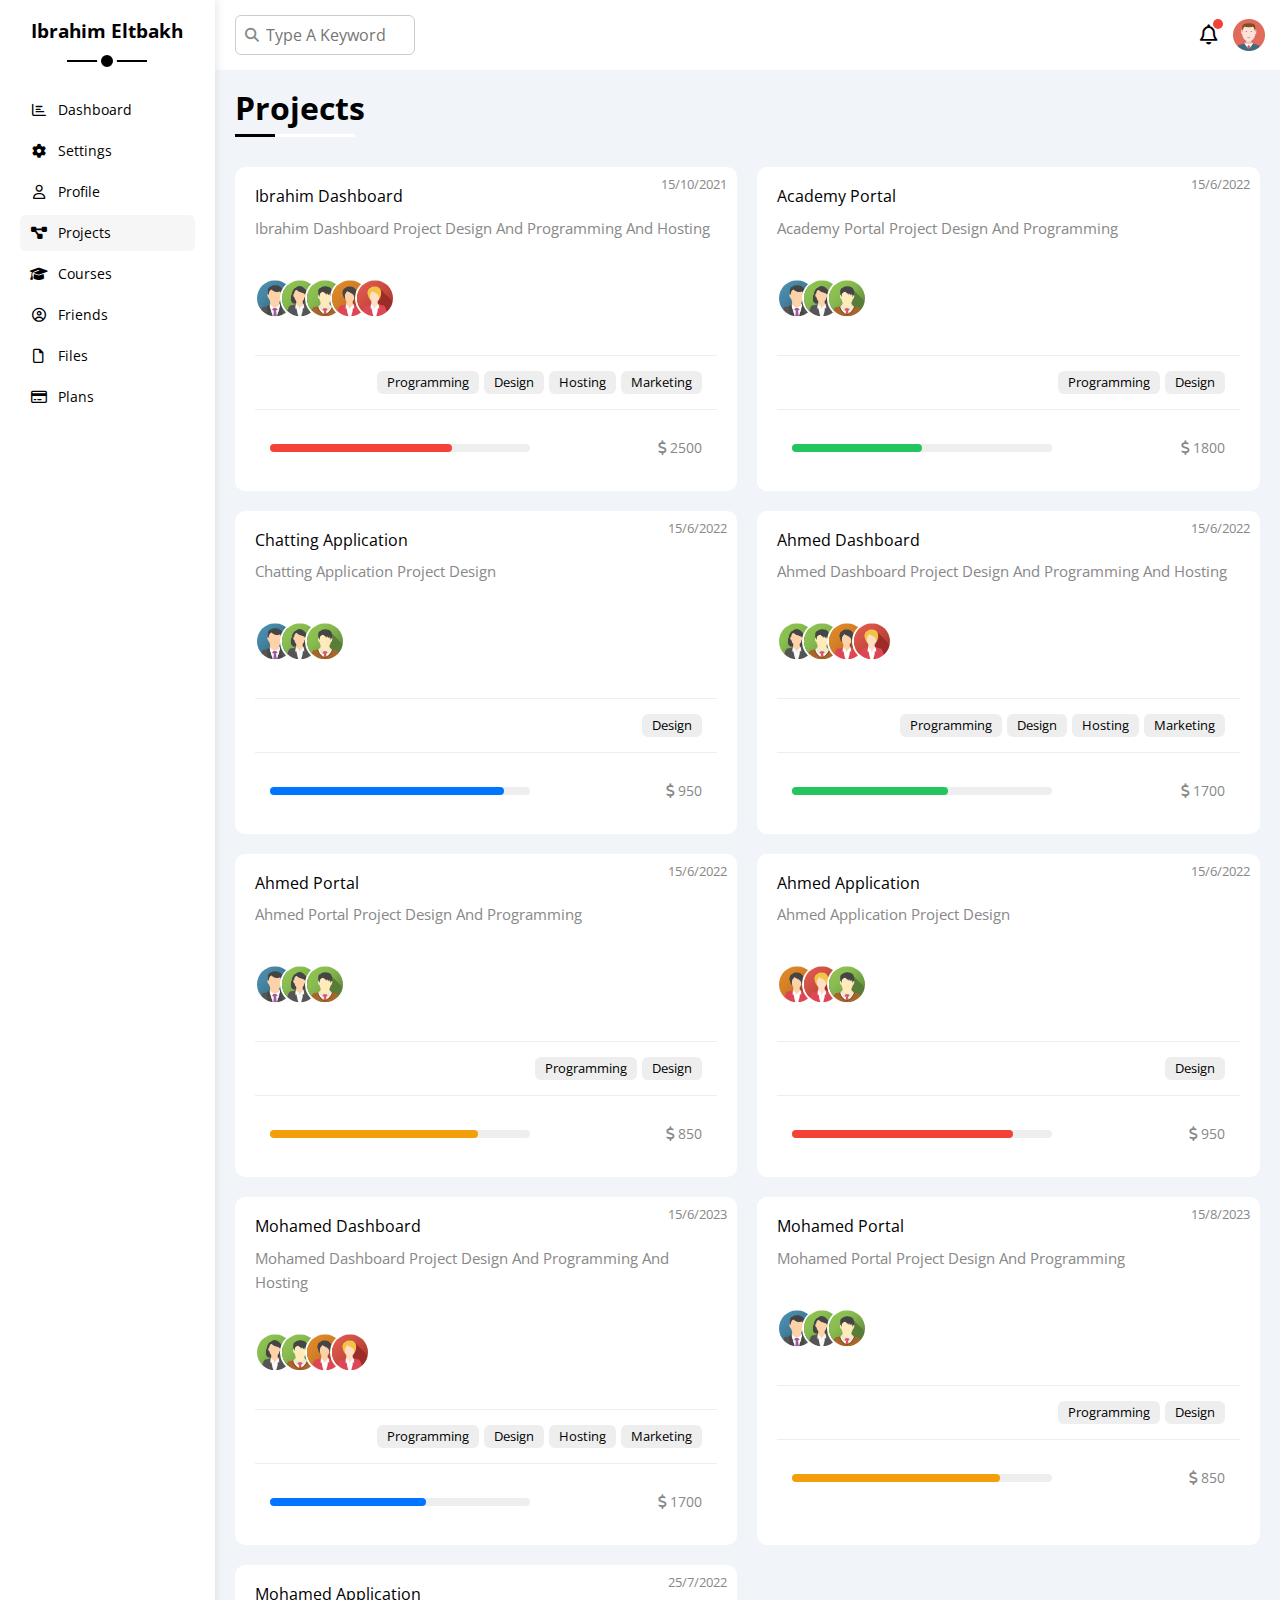
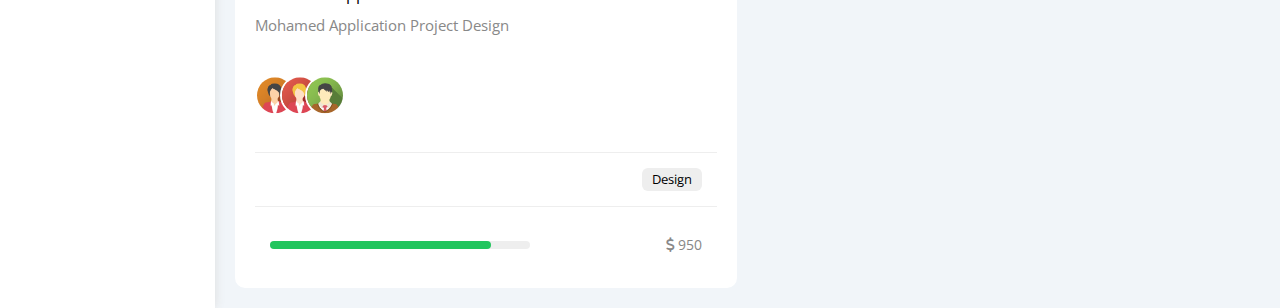
<file: HTML & CSS design/Dashboard/projects.html>
<!DOCTYPE html>
<html lang="en">
<head>
    <meta charset="UTF-8">
    <meta name="viewport" content="width=device-width, initial-scale=1.0">
    <title>Projects</title>
    <link rel="stylesheet" href="CSS/normalize.css">
    <!-- Google Fonts -->
    <link rel="preconnect" href="https://fonts.googleapis.com">
    <link rel="preconnect" href="https://fonts.gstatic.com" crossorigin>
    <link href="https://fonts.googleapis.com/css2?family=Cairo:wght@200..1000&family=Open+Sans:ital,
    wght@0,300..800;1,300..800&family=Work+Sans:ital,wght@0,100..900;1,100..900&display=swap" rel="stylesheet">
     <!-- font awesome -->
     <link rel="stylesheet" href="CSS/all.min.css">
    <!-- main template css  -->
    <link rel="stylesheet" href="CSS/framework.css">
    <link rel="stylesheet" href="CSS/master.css">
</head>
<body>
    <div class="page d-flex">
        <div class="sidebar p-20 bg-white p-relative ">
            <h3 class="p-relative txt-c mt-0">ibrahim eltbakh</h3>
            <ul>
                  <li>
                    <a class="d-flex align-center fs-14 c-black rad-6 p-10" href="index.html">
                      <i class="fa-regular fa-chart-bar fa-fw"></i>
                      <span>Dashboard</span>
                    </a>
                  </li>
                  <li>
                    <a class=" d-flex align-center fs-14 c-black rad-6 p-10" href="settings.html">
                      <i class="fa-solid fa-gear fa-fw"></i>
                      <span>Settings</span>
                    </a>
                  </li>
                  <li>
                    <a class=" d-flex align-center fs-14 c-black rad-6 p-10" href="profile.html">
                      <i class="fa-regular fa-user fa-fw"></i>
                      <span>Profile</span>
                    </a>
                  </li>
                  <li>
                    <a class="active d-flex align-center fs-14 c-black rad-6 p-10" href="projects.html">
                      <i class="fa-solid fa-diagram-project fa-fw"></i>
                      <span>Projects</span>
                    </a>
                  </li>
                  <li>
                    <a class="d-flex align-center fs-14 c-black rad-6 p-10" href="courses.html">
                      <i class="fa-solid fa-graduation-cap fa-fw"></i>
                      <span>Courses</span>
                    </a>
                  </li>
                  <li>
                    <a class="d-flex align-center fs-14 c-black rad-6 p-10" href="friends.html">
                      <i class="fa-regular fa-circle-user fa-fw"></i>
                      <span>Friends</span>
                    </a>
                  </li>
                  <li>
                    <a class="d-flex align-center fs-14 c-black rad-6 p-10" href="files.html">
                      <i class="fa-regular fa-file fa-fw"></i>
                      <span>Files</span>
                    </a>
                  </li>
                  <li>
                    <a class="d-flex align-center fs-14 c-black rad-6 p-10" href="plans.html">
                      <i class="fa-regular fa-credit-card fa-fw"></i>
                      <span>Plans</span>
                    </a>
                 </li>
            </ul>
        </div>
        <div class="content w-full over-flow-h ">
            <!-- Start head -->
             <div class="head bg-white p-15 between-flex">
                <div class="search p-relative ">
                    <input class="p-10 rad-10" type="search" placeholder="type a keyword">
                </div>
                <div class="icons d-flex align-center">
                    <span class="notification p-relative">
                        <i class="fa-regular fa-bell fa-lg"></i>
                    </span>
                    <img src="images/avatar.png" alt="avatar">
                </div>
             </div>
            <!-- End head -->
            <h1 class="p-relative">Projects</h1>
            <div class="Projects-page d-grid gap-20 m-20">
                <div class="project widget-style p-relative">
                    <span class="data fs-13 c-grey">15/10/2021</span>
                    <h4 class="h2-style fw-normal">ibrahim Dashboard</h4>
                    <p class="p-style">ibrahim Dashboard Project Design And Programming And Hosting</p>
                    <div class="team p-relative">
                        <a href="#"><img src="images/team-01.png" alt=""></a>
                        <a href="#"><img src="images/team-02.png" alt=""></a>
                        <a href="#"><img src="images/team-03.png" alt=""></a>
                        <a href="#"><img src="images/team-04.png" alt=""></a>
                        <a href="#"><img src="images/team-05.png" alt=""></a>
                    </div>
                    <div class="do d-flex f-dir-col-mobile mt-15 mb-15 p-15 bt-eee bb-eee">
                        <span class="bg-eee w-fit btn-shape ml-5 fs-13 ">Programming</span>
                        <span class="bg-eee w-fit btn-shape ml-5 fs-13 ">Design</span>
                        <span class="bg-eee w-fit btn-shape ml-5 fs-13 ">Hosting</span>
                        <span class="bg-eee w-fit btn-shape ml-5 fs-13 ">Marketing</span>
                    </div>
                    <div class="info flex-between f-dir-col-mobile p-15">
                        <div class="prog p-relative bg-eee">
                            <span class="bg-red" style="width: 70%;"></span>
                        </div>
                        <div class="c-grey fs-14">
                            <i class="fa-solid fa-dollar-sign"></i>
                            2500
                        </div>
                    </div>

                </div>
                <div class="project widget-style p-relative">
                    <span class="data fs-13 c-grey">15/6/2022</span>
                    <h4 class="h2-style fw-normal">Academy Portal</h4>
                    <p class="p-style">Academy Portal Project Design And Programming</p>
                    <div class="team p-relative">
                        <a href="#"><img src="images/team-01.png" alt=""></a>
                        <a href="#"><img src="images/team-02.png" alt=""></a>
                        <a href="#"><img src="images/team-03.png" alt=""></a>
                    </div>
                    <div class="do d-flex f-dir-col-mobile mt-15 mb-15 p-15 bt-eee bb-eee">
                        <span class="bg-eee w-fit btn-shape ml-5 fs-13 ">Programming</span>
                        <span class="bg-eee w-fit btn-shape ml-5 fs-13 ">Design</span>
                    </div>
                    <div class="info flex-between f-dir-col-mobile p-15">
                        <div class="prog p-relative bg-eee">
                            <span class="bg-green" style="width: 50%;"></span>
                        </div>
                        <div class="c-grey fs-14">
                            <i class="fa-solid fa-dollar-sign"></i>
                            1800
                        </div>
                    </div>

                </div>
                <div class="project widget-style p-relative">
                    <span class="data fs-13 c-grey">15/6/2022</span>
                    <h4 class="h2-style fw-normal">Chatting Application</h4>
                    <p class="p-style">Chatting Application Project Design</p>
                    <div class="team p-relative">
                        <a href="#"><img src="images/team-01.png" alt=""></a>
                        <a href="#"><img src="images/team-02.png" alt=""></a>
                        <a href="#"><img src="images/team-03.png" alt=""></a>
                    </div>
                    <div class="do d-flex f-dir-col-mobile mt-15 mb-15 p-15 bt-eee bb-eee">
                        <span class="bg-eee w-fit btn-shape ml-5 fs-13 ">Design</span>
                    </div>
                    <div class="info flex-between f-dir-col-mobile p-15">
                        <div class="prog p-relative bg-eee">
                            <span class="bg-blue" style="width: 90%;"></span>
                        </div>
                        <div class="c-grey fs-14">
                            <i class="fa-solid fa-dollar-sign"></i>
                            950
                        </div>
                    </div>

                </div>
                <div class="project widget-style p-relative">
                    <span class="data fs-13 c-grey">15/6/2022</span>
                    <h4 class="h2-style fw-normal">Ahmed Dashboard</h4>
                    <p class="p-style">Ahmed Dashboard Project Design And Programming And Hosting</p>
                    <div class="team p-relative">
                        <a href="#"><img src="images/team-02.png" alt=""></a>
                        <a href="#"><img src="images/team-03.png" alt=""></a>
                        <a href="#"><img src="images/team-04.png" alt=""></a>
                        <a href="#"><img src="images/team-05.png" alt=""></a>
                    </div>
                    <div class="do d-flex f-dir-col-mobile mt-15 mb-15 p-15 bt-eee bb-eee">
                        <span class="bg-eee w-fit btn-shape ml-5 fs-13 ">Programming</span>
                        <span class="bg-eee w-fit btn-shape ml-5 fs-13 ">Design</span>
                        <span class="bg-eee w-fit btn-shape ml-5 fs-13 ">Hosting</span>
                        <span class="bg-eee w-fit btn-shape ml-5 fs-13 ">Marketing</span>
                    </div>
                    <div class="info flex-between f-dir-col-mobile p-15">
                        <div class="prog p-relative bg-eee">
                            <span class="bg-green" style="width: 60%;"></span>
                        </div>
                        <div class="c-grey fs-14">
                            <i class="fa-solid fa-dollar-sign"></i>
                            1700
                        </div>
                    </div>

                </div>
                <div class="project widget-style p-relative">
                    <span class="data fs-13 c-grey">15/6/2022</span>
                    <h4 class="h2-style fw-normal">Ahmed Portal</h4>
                    <p class="p-style">Ahmed Portal Project Design And Programming</p>
                    <div class="team p-relative">
                        <a href="#"><img src="images/team-01.png" alt=""></a>
                        <a href="#"><img src="images/team-02.png" alt=""></a>
                        <a href="#"><img src="images/team-03.png" alt=""></a>
                    </div>
                    <div class="do d-flex f-dir-col-mobile mt-15 mb-15 p-15 bt-eee bb-eee">
                        <span class="bg-eee w-fit btn-shape ml-5 fs-13 ">Programming</span>
                        <span class="bg-eee w-fit btn-shape ml-5 fs-13 ">Design</span>
                    </div>
                    <div class="info flex-between f-dir-col-mobile p-15">
                        <div class="prog p-relative bg-eee">
                            <span class="bg-orange" style="width: 80%;"></span>
                        </div>
                        <div class="c-grey fs-14">
                            <i class="fa-solid fa-dollar-sign"></i>
                            850
                        </div>
                    </div>

                </div>
                <div class="project widget-style p-relative">
                    <span class="data fs-13 c-grey">15/6/2022</span>
                    <h4 class="h2-style fw-normal">Ahmed Application</h4>
                    <p class="p-style">Ahmed Application Project Design</p>
                    <div class="team p-relative">
                        <a href="#"><img src="images/team-04.png" alt=""></a>
                        <a href="#"><img src="images/team-05.png" alt=""></a>
                        <a href="#"><img src="images/team-03.png" alt=""></a>
                    </div>
                    <div class="do d-flex f-dir-col-mobile mt-15 mb-15 p-15 bt-eee bb-eee">
                        <span class="bg-eee w-fit btn-shape ml-5 fs-13 ">Design</span>
                    </div>
                    <div class="info flex-between f-dir-col-mobile p-15">
                        <div class="prog p-relative bg-eee">
                            <span class="bg-red" style="width: 85%;"></span>
                        </div>
                        <div class="c-grey fs-14">
                            <i class="fa-solid fa-dollar-sign"></i>
                            950
                        </div>
                    </div>

                </div>
                <div class="project widget-style p-relative">
                    <span class="data fs-13 c-grey">15/6/2023</span>
                    <h4 class="h2-style fw-normal">mohamed Dashboard</h4>
                    <p class="p-style">mohamed Dashboard Project Design And Programming And Hosting</p>
                    <div class="team p-relative">
                        <a href="#"><img src="images/team-02.png" alt=""></a>
                        <a href="#"><img src="images/team-03.png" alt=""></a>
                        <a href="#"><img src="images/team-04.png" alt=""></a>
                        <a href="#"><img src="images/team-05.png" alt=""></a>
                    </div>
                    <div class="do d-flex f-dir-col-mobile mt-15 mb-15 p-15 bt-eee bb-eee">
                        <span class="bg-eee w-fit btn-shape ml-5 fs-13 ">Programming</span>
                        <span class="bg-eee w-fit btn-shape ml-5 fs-13 ">Design</span>
                        <span class="bg-eee w-fit btn-shape ml-5 fs-13 ">Hosting</span>
                        <span class="bg-eee w-fit btn-shape ml-5 fs-13 ">Marketing</span>
                    </div>
                    <div class="info flex-between f-dir-col-mobile p-15">
                        <div class="prog p-relative bg-eee">
                            <span class="bg-blue" style="width: 60%;"></span>
                        </div>
                        <div class="c-grey fs-14">
                            <i class="fa-solid fa-dollar-sign"></i>
                            1700
                        </div>
                    </div>

                </div>
                <div class="project widget-style p-relative">
                    <span class="data fs-13 c-grey">15/8/2023</span>
                    <h4 class="h2-style fw-normal">mohamed Portal</h4>
                    <p class="p-style">mohamed Portal Project Design And Programming</p>
                    <div class="team p-relative">
                        <a href="#"><img src="images/team-01.png" alt=""></a>
                        <a href="#"><img src="images/team-02.png" alt=""></a>
                        <a href="#"><img src="images/team-03.png" alt=""></a>
                    </div>
                    <div class="do d-flex f-dir-col-mobile mt-15 mb-15 p-15 bt-eee bb-eee">
                        <span class="bg-eee w-fit btn-shape ml-5 fs-13 ">Programming</span>
                        <span class="bg-eee w-fit btn-shape ml-5 fs-13 ">Design</span>
                    </div>
                    <div class="info flex-between f-dir-col-mobile p-15">
                        <div class="prog p-relative bg-eee">
                            <span class="bg-orange" style="width: 80%;"></span>
                        </div>
                        <div class="c-grey fs-14">
                            <i class="fa-solid fa-dollar-sign"></i>
                            850
                        </div>
                    </div>

                </div>
                <div class="project widget-style p-relative">
                    <span class="data fs-13 c-grey">25/7/2022</span>
                    <h4 class="h2-style fw-normal">mohamed Application</h4>
                    <p class="p-style">mohamed Application Project Design</p>
                    <div class="team p-relative">
                        <a href="#"><img src="images/team-04.png" alt=""></a>
                        <a href="#"><img src="images/team-05.png" alt=""></a>
                        <a href="#"><img src="images/team-03.png" alt=""></a>
                    </div>
                    <div class="do d-flex f-dir-col-mobile mt-15 mb-15 p-15 bt-eee bb-eee">
                        <span class="bg-eee w-fit btn-shape ml-5 fs-13 ">Design</span>
                    </div>
                    <div class="info flex-between f-dir-col-mobile p-15">
                        <div class="prog p-relative bg-eee">
                            <span class="bg-green" style="width: 85%;"></span>
                        </div>
                        <div class="c-grey fs-14">
                            <i class="fa-solid fa-dollar-sign"></i>
                            950
                        </div>
                    </div>

                </div>
            </div>
        </div>
</body>
</html>
</file>
<file: HTML & CSS design/Dashboard/CSS/framework.css>
:root {
    --blue-color: #0075ff;
    --blue-alt-color: #0d69d5;
    --orange-color: #f59e0b;
    --green-color: #22c55e;
    --red-color: #f44336;
    --grey-color: #888;
}
/* start box */
.d-flex{
    display: flex;
}
.f-wrap{
    flex-wrap: wrap;
}
.f-grow-1{
    flex-grow: 1;
}
.f-grow-2{
    flex-grow: 2;
}
.d-grid{
    display: grid;
}
.d-block{
    display: block;
} 
.d-in-block{
    display: inline-block;
}
@media (max-width:767px){
    .block-mobile{
        display: block;
    }
    .txt-c-mobile{
        text-align: center;
    }
    .hide-mobil{
        display: none;
    }
    .f-dir-col-mobile{
        flex-direction: column;
    }
}
.gap-20{
    gap: 20px;
}
.align-center {
    align-items: center;
}
.flex-center{
    display: flex;
    align-items: center;
    justify-content: center;
}
.flex-between{
    display: flex;
    align-items: center;
    justify-content: space-between;
}
.space-between{
    justify-content: space-between;
}
/* End box */
/* Start padding + margin */
.p-10{
    padding: 10px;
}
.p-15{
    padding: 15px;
} 
.p-20{
    padding: 20px;
}
.pt-10{
    padding-top: 10px;
}
.pt-15{
    padding-top: 15px;
}
.pt-20{
    padding-top: 20px;
}
.pb-10{
    padding-bottom: 10px;
}
.pb-15{
    padding-bottom: 15px;
}
.pb-20{
    padding-bottom: 20px;
}
.pl-10{
    padding-left: 10px;
}
.pl-15{
    padding-left: 15px;
}
.m-0{
    margin: 0;
}
.m-5{
    margin: 5px;
}
.m-15{
    margin: 15px;
}
.m-20{
    margin: 20px;
}
.mt-0{
    margin-top: 0;
}
.mt-5{
    margin-top: 5px;
}
.mt-10{
    margin-top: 10px;
}
.mt-15{
    margin-top: 15px;
}
.mt-20{
    margin-top: 20px;
}
.mt-30{
    margin-top: 30px;
}
.mr-0{
    margin-right: 0;
}
.mr-5{
    margin-right: 5px;
}
.mr-10{
    margin-right: 10px;
}
.mr-15{
    margin-right: 15px;
}
.mr-20{
    margin-right: 20px;
}
.mr-auto{
    margin-right: auto;
}
.mb-0{
    margin-bottom: 0;
}
.mb-5{
    margin-bottom: 5px;
}
.mb-10{
    margin-bottom: 10px;
}
.mb-15{
    margin-bottom: 15px;
}
.mb-20{
    margin-bottom: 20px;
}
.mb-25{
    margin-bottom: 25px;
}
.mb-30{
    margin-bottom: 30px;
}
.ml-0{
    margin-left: 0;
}
.ml-5{
    margin-left: 5px;
}
.ml-10{
    margin-left: 10px;
}
.ml-15{
    margin-left: 15px;
}
.ml-20{
    margin-left: 20px;
}
.ml-auto{
    margin-left: auto;
}
/* end padding + margin */
/* Start Color */
.bg-white{
    background-color: white;
}
.bg-eee{
    background-color: #eee;
}
.bg-blue{
    background-color: var(--blue-color);
}
.bg-orange{
    background-color: var(--orange-color);
}
.bg-green{
    background-color: var(--green-color);
}
.bg-red{
    background-color: var(--red-color);
}
.c-white{
    color:white
}
.c-black{
    color: black;
}
.c-grey{
    color: var(--grey-color);
}
.c-blue-alt{
    color: var(--blue-alt-color);
}
.c-blue{
    color: var(--blue-color);
}
.c-green{
    color: var(--green-color);
}
.c-red{
    color: var(--red-color);
}
.c-orange{
    color: var(--orange-color);
}
/* End Color */
/* Start position */
.p-relative{
    position: relative;
}
.p-absolute{
    position: absolute;
}
/* End position */
/* Start font */
.txt-c{
    text-align: center;
}
@media (max-width:767px){
    .block-mobile{
        text-align: center;
    }
}
.fs-13{
    font-size: 13px;
}
.fs-14{
    font-size: 14px;
}
.fs-15{
    font-size: 15px;
}
.fs-16{
    font-size: 16px;
}
.fs-20{
    font-size: 20px;
}
.fs-25{
    font-size: 25px;
}
.fw-normal{
    font-weight: normal;
}
.fw-bold{
    font-weight: bold;
}
/* End font */
/* Start border */
.rad-6{
    border-radius: 6px;
}
.rad-10{
    border-radius: 6px;
}
.rad-half{
    border-radius: 50%;
}
.b-none{
    border: none;
}
.b-ccc{
    border: 1px solid #ccc;
}
.b-eee{
    border: 1px solid #eee;
}
.bt-ccc{
    border-top: 1px solid #ccc;
}
.bb-ccc{
    border-bottom: 1px solid #ccc;
}
.bt-eee{
    border-top: 1px solid #eee;
}
.bb-eee{
    border-bottom: 1px solid #eee;
}
/* End border */
/* Start width + height */
.w-64{
    width: 64px;
}
.w-100{
    width: 100px;
}
.w-full{
    width: 100%;
}
.w-fit{
    width: fit-content;
}
.h-64{
    height: 64px;
}
.h-100{
    height: 100px;
}
.h-full{
    height: 100%;
}
.h-fit{
    height: fit-content;
}
.line-h-16{
    line-height: 1.6;
}
/* End width + height  */
/* start overflow */
.over-flow-h{
    overflow: hidden;
}
/* End overflow */
/* Start Components */
.between-flex{
    display: flex;
    justify-content: space-between;
    align-items: center;
}
.btn-shape{
    padding: 4px 10px;
    border-radius: 6px;
}
.widget-style{
    padding: 20px;
    background-color: white;
    border-radius: 10px;
}
.h2-style{
    margin-top: 0;
    margin-bottom: 10px;
}
.p-style{
    color: var(--grey-color);
    margin-bottom: 20px;
    margin-top: 0;
    font-size: 15px;
    line-height: 1.6;
}
/* End Components */
</file>
<file: HTML & CSS design/Dashboard/CSS/master.css>
/* start Variables */
:root {
    --blue-color: #0075ff;
    --blue-alt-color: #0d69d5;
    --orange-color: #f59e0b;
    --green-color: #22c55e;
    --red-color: #f44336;
    --grey-color: #888;
    --main-transition: 0.3s
}
/* End Variables */

/* Start global rules */
*{
    box-sizing: border-box;
    text-transform: capitalize;
}
html{
    scroll-behavior: smooth;
}
body{
    font-family: "Open Sans", sans-serif;
    margin: 0;
}
ul{
    list-style: none;
    padding: 0;
}
a{
   text-decoration: none;
}
*:focus{
   outline: none;
}
::-webkit-scrollbar{
    width: 15px;
}
::-webkit-scrollbar-track{
    background-color: white;
}
::-webkit-scrollbar-thumb{
    background-color: var(--blue-color);
}
::-webkit-scrollbar-thumb:hover{
    background-color: var(--blue-alt-color);
}
.page{
   min-height: 100vh;
   background-color: #f1f5f9;
}
/* End global rules */
/**************************************************************************************************************/
/*Start dashboard page*/ 
/* Start sidebar */
.sidebar{
    width: 250px;
    box-shadow: 0 0 10px #ddd;
}
.sidebar > h3{
    margin-bottom: 50px;
}
@media (min-width:768px){
    .sidebar > h3::before,
    .sidebar > h3::after{
        content: "";
        position: absolute;
        left: 50%;
        background-color: black;
        transform: translateX(-50%);
        
    }
    .sidebar > h3::before{
        bottom: -20px;
        width: 80px;
        height: 2px;
    }
    .sidebar > h3::after{
        width: 12px;
        height: 12px;
        border: 4px solid white;
        border-radius: 50%;
        bottom: -29px;
    }
}
.sidebar li .active,
.sidebar li a:hover{
    background-color: #f6f6f6;
}
.sidebar li a{
    transition: var(--main-transition);
    margin-bottom: 5px;
}
.sidebar li a span{
    margin-left: 10px;
    font-size: 14px;
}
@media (max-width:768px){
    .sidebar{
        width: 62px;
        padding: 10px;
    }
    .sidebar > h3{
        font-size: 13px;
        margin-bottom: 15px;
    }
    .sidebar li a span{
        display: none;
    }
} 
/* End sidebar */
/**************************************************************************************************************/ 
 /* Start head */
 .head .search::before{
    font-family: var(--fa-style-family-classic);
    content: "\f002";
    font-weight: 900;
    position: absolute;
    top: 50%;
    transform: translateY(-50%);
    left: 15px;
    font-size: 14px;
    color: var(--grey-color);
 }
 .head .search input{
    width: 180px;
    margin-left: 5px;
    padding-left: 30px;
    border: 1px solid #ccc;
    transition: width var(--main-transition);
 }
 .head .search input:focus{
    width: 210px;
 }
 .head .search input:focus::placeholder{
    opacity: 0;
 }
 .head .icons .notification::before{
    content: "";
    position: absolute;
    width: 10px;
    height: 10px;
    background-color: var(--red-color);
    border-radius: 50%;
    top: -7px;
    right: -5px;

 }
 .head .icons img{
    width: 32px;
    height: 32px;
    margin-left: 15px;
 }
 .page h1{
    margin: 20px 20px 40px;
 }  
 .page h1::before,
 .page h1::after{
    content: "";
    position: absolute;
    bottom: -10px;
    left: 0;
    height: 3px;
 }
 .page h1::before{
    width: 120px;
    background-color: white;
 }
 .page h1::after{
    width: 40px;
    background-color: black;
 }
 /* End head */
 /**************************************************************************************************************/
 /* Start wrapper */
 .wrapper{
    grid-template-columns: repeat(auto-fill , minmax(450px,1fr));
    margin-left: 20px;
    margin-right: 20px;
 }
 @media (max-width:767px){
    .wrapper{
        grid-template-columns: minmax(200px,1fr);
        margin-left: 10px;
        margin-right: 10px;
     }
 }
 .intro img{
    width: 170px;
    height: 125px;
    margin-bottom: -10px;
 }
 .welcome .avatar{
    width: 64px;
    height: 64px;
    border-radius: 50%;
    padding: 2px;
    box-shadow: 0 0 5px #ddd;
    border: 2px solid white;
    margin-top: -32px;
    margin-left: 20px;
 }
 .body{
    border-top: 1px solid #EEE;
    border-bottom: 1px solid #EEE;
 }
 .body > div{
    flex:1
 }
 .welcome .visit{
    margin: 0px 15px 15px auto;
    transition: var(--main-transition);
 }.welcome .visit:hover{
    background-color: var(--blue-alt-color);
 }
 @media (max-width: 767px){
    .welcome .intro{
        padding-bottom: 30px;
    }
    .welcome .avatar{
        margin-left: 0;
    }
    .body > div{
        margin-bottom: 15px;
    }
 }
 /* Start quick Draft widget */
 .quick-draft textarea{
    resize: none;
    min-height: 180px;
 }
 .quick-draft .save{
    cursor: pointer;
    transition: var(--main-transition);
 }
 .quick-draft .save:hover{
    background-color: var(--blue-alt-color);
 }
 /* End quick Draft widget */
 /* Start target */
 .target .target-row .icon{
    width: 80px;
    height: 80px;
    margin-right: 15px;

 }
 .target .target-row .details{
    flex: 1;
 }
 .target .details .progress{
    height: 4px;
 }
 .target .details .progress > span{
    position: absolute;
    height: 100%;
    left: 0;
    top: 0;
 }
 .target .details .progress > span span{
    position: absolute;
    right: -16px;
    bottom: 16px;
    padding: 2px 5px;
    border-radius: 6px;
    font-size: 13px;
    color: white;
 }
 .target .details .progress > span span::after{
    content: "";
    border-color: transparent;
    border: 5px solid;
    position: absolute;
    bottom: -10px;
    left: 50%;
    transform: translateX(-50%); 
 }
 .target .details .progress > .blue span::after{
    border-top-color: var(--blue-color);
 }
 .target .details .progress > .orange span::after{
    border-top-color: var(--orange-color);
 }
 .target .details .progress > .green span::after{
    border-top-color: var(--green-color);
 }

 .blue .icon,
 .blue .progress{
    background-color: rgb(0 117 255 /20%);
 }
 .orange .icon,
 .orange .progress{
    background-color: rgb(245 158 11 /20%);
 }
 .green .icon,
 .green .progress{
    background-color: rgb(34 197 94/20%);
 }
 /* End target */
 /* Start Ticket */
 .tickets .box{
    border: 1px solid #ccc;
    width: calc(50% - 10px);
    
 }
 @media (max-width: 767px){
    .tickets .box{
        width: 100%;
    }
 }
 /* End Ticket */
 /* Start news */
 
 @media (max-width: 767px){
    .news .title{
        margin: 10px auto;
    }
 }
 /* End news */
 /* Start tasks */
 .tasks .attend{
    opacity: 0.5;
 }

 .tasks .attend h3,
 .tasks .attend p{
    text-decoration: line-through;
 }
 /* End tasks */
 /* End search */
 .search .search-row{
    min-height: 52px;
 }
 /* End search */
 /* Start uploads */
 .uploads img{
    width: 50px;
 }
 .uploads h3{
    font-size: 16px;
 }
 @media (max-width: 767px){
    .uploads .title{
        margin: 10px auto;
    }
 }
 /* End uploads */
 /* Start last-project */
 .last-project img{
    position: absolute;
    right: 0;
    bottom: 0;
    opacity: 0.2;
 }
 .last-project ul::before{
    content: "";
    position: absolute;
    left: 10px;
    width: 3px;
    height: 100%;
    background-color: var(--blue-color);
 }
 .last-project ul li::before{
    content: "";
    display: block;
    width: 20px;
    height: 20px;
    border: 2px solid white;
    background-color: white;
    border-radius: 50%;
    outline:  2px solid var(--blue-color);
    margin-right: 15px;
    z-index: 1;
 }
 .last-project ul li.done::before {
    background-color: var(--blue-color);
 }
 .last-project ul li.current::before{
    animation: change-color 0.8s alternate infinite;
 }
 /* End last-project */
 
 /* start reminders */
 .reminders .key{
    width: 15px;
    height: 15px;
 }
 .reminders ul li{
    padding-bottom: 35px;
}
 .reminders ul li .blue{
    border-left: 2px solid var(--blue-color);
 }
 .reminders ul li .green{
    border-left: 2px solid var(--green-color);
 }
 .reminders ul li .orange{
    border-left: 2px solid var(--orange-color);
 }
 .reminders ul li .red{
    border-left: 2px solid var(--red-color);
 }
 /* End reminders */
 /* Start social */
 .social .box{
    padding-left: 70px;
 }
 .social .box i{
    position: absolute;
    left: 0;
    top: 0;
    width: 52px;
    transition: var(--main-transition);
 }
 .social .box i:hover{
    transform: rotate(5deg);
 }
 .social .x{
    color: #1da1f2;
    background-color: rgb(29 161 242 /20%);
 }
 .social .x i,
 .social .x a{
    background-color: #1da1f2;
 }
 .social .face{
    color: #1877f2;
    background-color: rgb(24 119 242/20%);
 }
 .social .face i,
 .social .face a{
    background-color: #1877f2;
 }
 .social .youtube{
    color: #ff0000;
    background-color: rgb(255 0 0 /20%);
 }
 .social .youtube i,
 .social .youtube a{
    background-color: #ff0000;
 }
 .social .linked-in{
    color: #0a66c2;
    background-color: rgb(10 102 194 /20%);
 }
 .social .linked-in i,
 .social .linked-in a{
    background-color: #0a66c2;
 }
 /* End social */
 /* End wrapper */
 /* Start projects table*/
 .projects .responsive-table{
    overflow-x: auto;
 }
 .projects table{
    min-width: 1000px;
 }
 .projects table thead td{
    background-color: #eee;
    font-weight: bold;
    font-size: 18px;
    border-spacing: 0;
 }
 .projects table td{
    padding: 15px;
 }
 .projects tbody td{
    border-bottom: 1px solid #eee;
    border-left: 1px solid #eee;
    transition: var(--main-transition);
 }
 .projects tbody td:last-child{
    border-right: 1px solid #eee;
 }
 .projects tbody td:hover{
    background-color: #faf7f7;
 }
 .projects table img{
    width: 32px;
    height: 32px;
    border-radius: 50%;
    padding: 2px;
    background-color: white;
 }
 .projects table img:not(:first-child){
    margin-left: -20px;
 }
 /* End projects table*/
 /*Start borders*/
 .news .news-row:not(:last-of-type),
 .tasks .tasks-row:not(:last-of-type),
 .uploads .uploads-row:not(:last-of-type){
    border-bottom: 1px solid #ccc;
 }
 /*End borders*/ 
 /*End dashboard page*/ 
 /*********************************************************************************************************/
 /*Start Settings page*/ 
 .settings-page{
    grid-template-columns: repeat(auto-fill,minmax(500px,1fr));
 }
 @media (max-width:767px){
    .settings-page{
        grid-template-columns: minmax(100px,1fr);
        margin-left: 10px;
        margin-right: 10px;
        gap: 10px;
     }
 }
 .settings-page :disabled{
    cursor: no-drop;
    background-color: #f0f4f8;
    color: #BBB;
 }
 /*start Site widget*/
 .settings-page .site .text-area{
    resize: none;
    min-height: 150px;
 }
 /*End Site widget*/
 /*start g-info widget*/
 .g-info .email{
    display: inline-flex;
    width: calc(100% - 80px);
 }
 /*End g-info widget*/
 /*start s-info widget*/
 .s-info .change:hover{
    background-color: var(--blue-alt-color);
 }
 /*End s-info widget*/
 /*End social-info widget*/
 .settings-page .social-info i{
    width: 40px;
    height: 40px;
    border: 1px solid #ddd;
    border-radius: 6px 0 0 6px;
    border-right: none;
    background-color: #f6f6f6;
    transition: var(--main-transition);
 }
 .settings-page .social-info input{
    height: 40px;
    border: 1px solid #ddd;
    border-radius: 0 6px 6px 0;
    background-color: #f6f6f6;
    padding-left: 10px;
 }
 .settings-page .social-info > div:focus-within i{
    color: black;
 }
 /*End social-info widget*/
 /*End swidgets-control widget*/
 .widgets-control .control .checkbox{
    -webkit-appearance: none;
    appearance: none;
 }
 .widgets-control .control .label{
    padding-left: 30px;
    position: relative;
    cursor: pointer;
 }
 
 .widgets-control .control .label::before,
 .widgets-control .control .label::after{
    position: absolute;
    left: 0;
    top: 50%;
    margin-top: -9px;
    border-radius: 4px;
    transition: var(--main-transition);
 }
 .widgets-control .control .label::before{
    content: "";
    width: 14px;
    height: 14px;
    border: 2px solid var(--grey-color); 
 }
 .widgets-control .control .label:hover::before{
    border-color: var(--blue-color);
 }
 .widgets-control .control .label::after{
    font-family: var(--fa-style-family-classic);
    content: "\f00c";
    font-weight: 900;
    color: white;
    background-color: var(--blue-color);
    display: flex;
    justify-content: center;
    align-items: center;
    font-size: 12px;
    width: 18px;
    height: 18px;
    transform: scale(0) rotate(360deg); 
 }
 .widgets-control .control .checkbox:checked + .label::after{
    transform: scale(1) ; 
 }
 /*End widgets-control widget*/
 /*Start Backup Manager widget*/
 .backup input[type="radio"]{
    -webkit-appearance: none;
    appearance: none;
 }
 .backup .time .label{
    padding-left: 30px;
    position: relative;
    cursor: pointer;
 }
 
 .backup .time .label::before,
 .backup .time .label::after{
    position: absolute;
    border-radius: 50%;
    transition: var(--main-transition);
 }
 .backup .time .label::before{
    content: "";
    left: 0;
    top: 50%;
    margin-top: -11px;
    width: 18px;
    height: 18px;
    border: 2px solid var(--grey-color); 
 }
 .backup .time .label::after{
    content: "";
    left: 5px;
    top: 5px;
    background-color: var(--blue-color);
    width: 12px;
    height: 12px;
    transform: scale(0); 
 }
 .backup .time .radio:checked + .label::before{
    border-color: var(--blue-color);
 }
 .backup .time .radio:checked + .label::after{
    transform: scale(1) ; 
 }
 .backup .servers .server{
    border: 2px solid #eee;
 }
 @media (max-width: 767px){
    .backup .servers {
        flex-wrap: wrap;
     } 
 }
 .backup .servers .server label{
    cursor: pointer;
 }
 .backup .servers input[type="radio"]:checked + .server{
    border-color: var(--blue-color);
    color: var(--blue-color);
 }
 /*End Backup Manager*/
 
 /*End Settings page*/ 
 /*********************************************************************************************************/
 /*Start profile page*/ 
 /*start g-info widgets */
 @media (max-width: 767px) {
    .profile-page .g-info{
        flex-direction: column;
    }
 }
 .profile-page .g-info .avatar{
    width: 300px;
 }
 @media (min-width: 768px) {
    .profile-page .g-info .avatar{
        border-right: 1px solid #eee;

    }
 }
 .g-info .avatar img{
    width: 120px;
    height: 120px;
 }
 .g-info .avatar .level{
    height: 6px;
    width: 70%;
    margin: auto;
    overflow: hidden;
 }
 .g-info .avatar span{
    position: absolute;
    left: 0;
    top: 0;
    height: 100%;
    background-color: var(--blue-color);
    border-radius: 6px;
 }
 .g-info .info .box{
    transition: var(--main-transition);
 }
 .g-info .info .box:hover{
    background-color: #f9f9f9;
 }

 .g-info .info .box > div{
    padding: 10px 0 0;
 }
 @media (min-width: 768px){
    .g-info .info .box > div{
        min-width: 250px;
    }
 }
 @media (max-width: 767px) {
    .g-info .info .box > div{
        width: 100%;
     }
     .profile-page .g-info .info .toggle-switch{
        left: 50%;
        transform: translatex(-50%);
     }
 }
 
 .profile-page .g-info .info .toggle-switch{
    width: 90px;
    height: 24px;
    border-radius: 12px;
 }
 .profile-page .g-info .info .toggle-switch::before{
    width: 18px;
    height: 18px;
    border-radius: 50%;
    top: 3px;
    left: 4px;
 }
 .profile-page .g-info .info .toggle-checkbox:checked + .toggle-switch::before{
    left: 70px;
 }
  /*end g-info widgets */
 /*start other widgets */
 @media (max-width: 767px) {
    .other-w{
        flex-direction: column;
    }
 }
 .profile-page .other-w .skills-card ul li{
    padding: 15px 0;
 }
 .profile-page .other-w .skills-card ul li:not(:last-child){
    border-bottom: 1px solid #eee;
    
 }
 .profile-page .other-w .skills-card ul li span{
    background-color: #eee;
    border-radius: 6px;
    font-size: 14px;
    display: inline-flex;
    padding: 4px 10px;
    
 }
 .profile-page .other-w .skills-card li span:not(:last-child){
    margin-right: 5px;  
 }

 .profile-page .other-w .activity img{
    width: 64px;
    height: 64px;
    border-radius: 50%; 
 }
 .profile-page .other-w .activity .info{
    flex-grow: 1;
    margin-left: 15px;
 }
 .profile-page .other-w .activity .info span:first-of-type{
    font-weight: bold;
 }
 @media (max-width: 767px) {
    .other-w .activity{
        flex-direction: column;
    }
    .profile-page .other-w .activity img{
        margin-bottom: 15px;
    }
    .profile-page .other-w .activity .info{
        margin-left: 0;
        margin-bottom: 15px;
    }
 }
 /*End other widgets */

 /*End profile page*/ 
 /*********************************************************************************************************/
 /*Start projects page*/ 
 .Projects-page{
    grid-template-columns: repeat(auto-fill,minmax(500px,1fr));
 }
 @media (max-width:767px){
    .Projects-page{
        grid-template-columns: minmax(200px,1fr);
        margin-left: 10px;
        margin-right: 10px;
        gap: 10px;
     }
 }
 .Projects-page .project .data{
    position: absolute;
    right: 10px;
    top: 10px;
 }
 .Projects-page .project .team{
    min-height: 80px;
 }
 .Projects-page .project .team a{
    position: absolute;
    left: 0;
    top: 50%;
    transform: translateY(-50%);
 }
 .Projects-page .project .team a:nth-child(2){
    left: 25px;
 }
 .Projects-page .project .team a:nth-child(3){
    left: 50px;
 }
 .Projects-page .project .team a:nth-child(4){
    left: 75px;
 }
 .Projects-page .project .team a:nth-child(5){
    left: 100px;
 }
 .Projects-page .project .team a:hover{
    z-index: 1000;
 }

 .Projects-page .project .team a img{
    width: 40px;
    height: 40px;
    border-radius: 50%;
    border: 2px solid white;
 }
 .Projects-page .project .do{
    justify-content: flex-end;
 }
 @media (max-width:767px){
    .Projects-page .project .do span{
        margin-bottom: 10px;
     }
 }
 .Projects-page .project .info .prog{
    height: 8px;
    width: 260px;
    border-radius: 6px;
 }
 .Projects-page .project .info .prog span{
    position: absolute;
    left: 0;
    top: 0;
    height: 100%;
    border-radius: 6px;
 }
 @media (max-width:767px){
    .Projects-page .project .info .prog{
        left: 50%;
        transform: translateX(-50%);
        margin-bottom: 15px;
     }
 }
 /*End projects page*/ 
 /*********************************************************************************************************/
  /*Start projects page*/ 
  .courses-page{
    grid-template-columns: repeat(auto-fill,minmax(300px,1fr));
 }
 @media (max-width:767px){
    .courses-page{
        grid-template-columns: minmax(200px,1fr);
        margin-left: 10px;
        margin-right: 10px;
        gap: 10px;
     }
 }
 .courses-page .course{
    overflow: hidden;
 }
 .courses-page .course .cover{
    max-width: 100%;
 }
 .courses-page .course .instructor{
    position: absolute;
    left: 20px;
    top: 20px;
    width: 64px;
    height: 64px;
    border-radius: 50%;
    border: 2px solid white;
 }
 .courses-page .course .info .title{
    position: absolute;
    left: 50%;
    top:-13px;
    transform: translateX(-50%);
    height: 27px;
 }
 /*End projects page*/ 
 /*********************************************************************************************************/
  /*Start friends page*/ 
  .friends-page{
    grid-template-columns: repeat(auto-fill,minmax(300px,1fr));
 }
 @media (max-width:767px){
    .friends-page{
        grid-template-columns: minmax(200px,1fr);
        margin-left: 10px;
        margin-right: 10px;
        gap: 10px;
     }
 }
 .friends-page .friend .contact i{
    font-size: 13px;
    transition: var(--main-transition);
    cursor: pointer;
 }
 .friends-page .friend .contact i:hover{
    background-color: var(--blue-color);
    color: white;
 }
 .friends-page .friend .icons i{
    padding-right: 20px;
 }
 .friends-page .friend .icons .vip{
    position: absolute;
    right: 15px;
    top: 50%;
    transform: translateY(-50%);
    font-size: 50px;
    opacity: 0.2;
    text-transform: uppercase;
 }
 /*End friends page*/ 
 /*********************************************************************************************************/
  /*Start fils page*/ 
  .files-page{
    align-items: flex-start;
    flex-direction: row-reverse;
  }
  @media (max-width: 767px){
    .files-page{
        align-items: normal;
        flex-direction: column;
      }
  }
  .files-page .file-stats{
    min-width: 260px;
  } 
 .files-page .file-stats .icon{
    margin-right: 10px;
    width: 40px;
    height: 40px;
 }
 .files-page .file-stats .blue {
    background-color: rgb(0 117 255 /20%);
 }
 .files-page .file-stats .orange {
    background-color: rgb(245 158 11 /20%);
 }
 .files-page .file-stats .red {
    background-color: rgb(255 0 0 /20%);
 }
 .files-page .file-stats .green {
    background-color: rgb(34 197 94/20%);
 }
 .files-page .file-stats .info{
    margin-right: 30px;
 }
 .files-page .file-stats .size{
    margin-left: auto;
 }
 .files-page .file-stats .upload{
    padding: 10px 20px;
    margin: 15px auto 0;
    transition: var(--main-transition);
 }
 .files-page .file-stats .upload:hover{
    background-color: var(--blue-alt-color);    
 }
 .files-page .file-stats .upload:hover i{
    animation: up-down 0.8s infinite;
 }
 .files-page .files-content{
    flex: 1;
    grid-template-columns: repeat(auto-fill,minmax(200px,1fr));
 }
 .files-page .files-content .file img{
    width: 64px;
    height: 64px;
    transition: var(--main-transition);
 }
 .files-page .files-content .file:hover img{
    transform: rotate(5deg);
 }
 .files-page .files-content .file .info{
    border-top: 1px solid #eee;
 }
 
 /*End fils page*/ 
 /*********************************************************************************************************/
 /*Start plans page*/ 
 .plans-page{
    grid-template-columns: repeat(auto-fill,minmax(450px,1fr));
 }
 @media (max-width:767px){
    .plans-page{
        grid-template-columns: minmax(250px,1fr);
        margin-left: 10px;
        margin-right: 10px;
        gap: 10px;
     }
 }
 .plans-page .plan .top{
    border: 3px solid white;
 }
 .plans-page .plan.green .top{
    outline: 3px solid var(--green-color);
 }
 .plans-page .plan.blue .top{
    outline: 3px solid var(--blue-color);
 }
 .plans-page .plan.orange .top{
    outline: 3px solid var(--orange-color);
 }
 .plans-page .plan .top .price{
    position: relative;
    width: fit-content;
    margin: auto;
    font-size: 40px;
 }
 .plans-page .plan .top .price span{
    position: absolute;
    left: -20px;
    top: 0;
    font-size: 25px;
 }
 .plans-page .plan ul li{
    padding: 15px;
    display: flex;
    align-items: center;
    border-bottom: 1px solid #eee;
    font-size: 15px;
 }
 .plans-page .plan ul li i:first-child{
    font-size: 18px;
    margin-right: 5px;
 }
 .plans-page .plan ul li i.yes{
    color: var(--green-color);
 }
 .plans-page .plan ul li i:not(.yes , .help){
    color: var(--red-color);
 }
 .plans-page .plan ul li i.help{
    color: var(--grey-color);
    margin-left: auto;
    cursor: pointer;
 }
 /*End fils page*/ 
 /*********************************************************************************************************/
 /* start animation */
 @keyframes change-color{
    from{
        background-color: var(--blue-color);
    }
    to{  
        background-color: white;
    }
 }
 @keyframes up-down{
    0%,100%{
        transform: translateY(0);
    }
    50%{
        transform: translateY(-5px);
    }
 }
 /* end animation */
 /* start checkbox */
 .toggle-checkbox{
    -webkit-appearance: none;
    appearance: none;
    display: none;
 }
 .toggle-switch{
    position: relative;
    width: 78px;
    height: 32px;
    border-radius: 16px;
    background-color: #ccc;
    transition: var(--main-transition);
    cursor: pointer;
 }
 .toggle-switch::before{
    font-family: var(--fa-style-family-classic);
    content: "\f00d";
    font-weight: 900;
    background-color: white;
    color: #AAA;
    width: 24px;
    height: 24px;
    border-radius: 50%;
    position: absolute;
    top: 4px;
    left: 4px;
    display: flex;
    justify-content: center;
    align-items: center;
    transition: var(--main-transition);
 }
 .toggle-checkbox:checked + .toggle-switch{
    background-color: var(--blue-color);
 }
 .toggle-checkbox:checked + .toggle-switch::before{
    content: "\f00c";
    left: 50px;
    color: var(--blue-color);
 }
 /* end checkbox */
</file>
<file: HTML & CSS design/Leon/CSS/leon.css>
/* start Variables */
:root {
    --main-color: #10cab7;
    --secondary-color: #2c4755;
    --section-padding: 60px;
    --section-background: #f6f6f6;
    --main-duration: 0.5s;
  }
/* End Variables */

/* Start global rules */
*{
    box-sizing: border-box;
}
html{
    scroll-behavior: smooth;
}
body{
    font-family: "work sans" ,"sans-serif";
}
.container{
    padding-left: 15px;
    padding-right: 15px;
    margin-left: auto;
    margin-right: auto;
}
/* Small Screens */
@media (min-width: 768px) /*and (max-width: 991px)*/ {
    .container{
        width: 750px;
    }
}

/* Medium Screens */
@media (min-width: 992px) {
    .container{
        width: 970px;
    }
}
/* Large Screens */
@media (min-width: 1200px) {
    .container{
        width: 1170px;
    }
}
/* End global rules */
/* Start components */
.special-heading{
    text-align: center;
    font-weight: 800;
    font-size: 100px;
    color: #ebeced;
    margin: 0;
    letter-spacing: -3px;
}
.special-heading + p{
    margin: -30px 0 0;
    font-size: 20px;
    text-align: center;
    color: #797979;
}
@media (max-width: 767px){
    .special-heading{
        font-size: 60px;
    }
    .special-heading + p{
        margin-top: -20px;    
    }
}
/* End Components  */

/* Start Header */
.Header {
    padding: 20px;
}
.Header .container{
    display: flex;
    justify-content: space-between;
    align-items: center;
    margin-top: 15px;
}
.Header .container img{
    width: 60px;
}
.Header .links{
    position: relative;
}
.Header .links:hover ul{
    display: block;
}
.Header .links .icon{
    width: 30px;
    display: flex;
    flex-wrap: wrap;
    justify-content: flex-end;
}
.Header .links .icon span{
    width: 100%;
    height: 2px;
    background-color: #DDD;
    margin-bottom: 5px;
}
.Header .links .icon span:nth-child(2){
    width: 60%;
    transition: var(--main-duration);
}
.Header .links:hover .icon span:nth-child(2){
    width: 100%;
}

.Header .links ul{
    list-style: none;
    margin: 0;
    padding: 0;
    background-color: var(--section-background);
    position: absolute;
    position: absolute;
    right: 0;
    top: calc(100% + 15px);
    min-width: 200px;
    display: none;
    z-index: 1;
}
.Header .links ul::before{
    content: "";
    border: 10px solid;
    border-color: transparent transparent var(--section-background) transparent;
    position: absolute;
    right: 5px;
    top: -19px;
}
.Header .links ul li a{
    display: block;
    padding: 15px;
    text-decoration: none;
    color: #333;
    transition: var(--main-duration);
}
.Header .links ul li a:hover{
    padding-left: 25px;
}
.Header .links ul li:not(:last-child) a{
    border-bottom: 1px solid #eee;
}
/* End Header */
/* Start landing  */
.landing{
    background-image: url(../images/mountain.jpg);
    background-size: cover;
    height: calc(100vh - 79px);
    position: relative;
    
}
.landing .intro-text{
    position: absolute;
    left: 50%;
    right: 50%;
    transform: translate(-50% , 50%);
    text-align: center;
    width: 320px;
    max-width: 100%;
   
}
.landing .intro-text h1{
   margin: 0;
   font-weight: bold;
   font-size: 50px;
   color: var(--main-color);
}
.landing .intro-text p{
    font-size: 20px;
    line-height: 1.8;
 }
 /* End landing */
 /* Start features */
 .features{
    padding-top: var(--section-padding);
    padding-bottom: var(--section-padding);
    background-color: var(--section-background);
 }
 .features .container{
    display: grid;
    grid-template-columns: repeat(auto-fill ,minmax(300px,1fr) );
    gap: 20px;
 }
 .features .container .feat{
    padding: 20px;
    text-align: center;
 }
 .features .container i{
    color: var(--main-color);
 }
 .features .container h3{
    font-weight: 800;
 }
 .features .container p{
    font-size: 17px;
    line-height: 1.8;
    color: #777;
 }
 /* End features */
 /* Start Services */
 .services{
    padding-top: var(--section-padding);
    padding-bottom: var(--section-padding);
 }
 .services .services-content{
    display: grid;
    grid-template-columns: repeat(auto-fill ,minmax(300px,1fr) );
    gap: 30px;
    margin-top: 100px;
 }
 .services .services-content .serv{
    display: flex;
    margin-bottom: 40px;
 }
 @media (max-width: 767px){
    .services .services-content .serv{
        flex-direction: column;
        text-align: center;
     }
 }
 .services .services-content .serv i{
    color: var(--main-color);
    flex-basis: 60px;
 }
 .services .services-content .serv .text{
    flex: 1;
 }
 .services .services-content .serv .text h3{
    margin: 0 0 20px ;
 }
 .services .services-content .serv .text p{
    line-height: 1.6;
    font-weight: 300;
    color: #444;
 }
 .services .services-content .image{
    text-align: center;
    position: relative;
 }
 .services .services-content .image::before{
    content: "";
    background-color: var(--secondary-color);
    width: 100px;
    height: calc(100% + 100px);
    position: absolute;
    right: 0;
    top: -50px;
    z-index: -1;
    
 }
 .services .services-content img{
    width: 260px;
 }
 @media (max-width: 1199px){
    .image-col{
        display: none;
    }
 }
 /* End Services */
 /* Start Portfolio */
 .Portfolio{
    padding-top: var(--section-padding);
    padding-bottom: var(--section-padding);
    background-color: var(--section-background);
 }
 .Portfolio .Portfolio-content{
    display: grid;
    grid-template-columns: repeat(auto-fill ,minmax(300px,1fr) );
    gap: 30px;
    margin-top: 80px;
 }
 .Portfolio .Portfolio-content .card{
    background-color: white;    
 }
 .Portfolio .Portfolio-content .card img{
    max-width: 100%;
 }
 .Portfolio .Portfolio-content .card .info{
    padding: 20px;
 }
 .Portfolio .Portfolio-content .card .info h3{
    margin: 0;
 }
 .Portfolio .Portfolio-content .card .info p{
    line-height: 1.6;
    color: #777;
    margin-bottom: 0;
 }
 @media (max-width: 767px){
    .Portfolio .Portfolio-content .card .info{
        text-align: center;
     }
 }
 /* End Portfolio */
 /* Start About */
 .about {
    padding-top: var(--section-padding);
    padding-bottom: calc(var(--section-padding) + 60px);
  }
  .about .about-content {
    margin-top: 100px;
    display: flex;
    flex-wrap: wrap;
    justify-content: space-between;
  }
  @media (max-width:991px){
    .about .about-content{
        flex-direction: column;
        text-align: center;
    }
  }
  .about .about-content .image {
    position: relative;
    width: 250px;
    height: 375px;
  }
  @media (max-width:991px){
    .about .about-content .image{
        margin: 0 auto 60px;
    }
  }
  .about .about-content .image::before {
    content: "";
    background-color: #ebeced;
    width: 100px;
    height: calc(100% + 80px);
    position: absolute;
    top: -40px;
    left: -20px;
    z-index: -1;
  }
  .about .about-content .image::after {
    content: "";
    width: 120px;
    height: 300px;
    border-left: 80px solid var(--main-color);
    border-bottom: 80px solid var(--main-color);
    position: absolute;
    top: -40px;
    right: -150px;
    z-index: -1;
  } 
  @media (max-width:991px){
    .about .about-content .image::before,
    .about .about-content .image::after{
        display: none;
    }
  }
  .about .about-content .image img {
    max-width: 100%;
  }
  .about .about-content .text {
    flex-basis: calc(100% - 500px);
  }
  .about .about-content .text p:first-of-type{
    font-weight: bold;
    line-height: 2;
    margin-bottom: 50px;

  }
  .about .about-content .text hr{
    width: 50%;
    border-color: var(--main-color);
    display: inline-block;

  }
  .about .about-content .text p:last-of-type{
    line-height: 2;
    color: #777;
  }
  /* End About */

  /* Start Contact */
  .Contact{
    padding-top: var(--section-padding);
    padding-bottom: var(--section-padding);
    background-color: var(--section-background);
  }
  .Contact .info{
    padding-top: var(--section-padding);
    padding-bottom: var(--section-padding);
    text-align: center;
  }
  .Contact .info .label{
    font-weight: 800;
    font-size: 35px;
    margin-bottom: 15px;
    color: var(--secondary-color);
  }
  .Contact .info .link{
    text-decoration: none;
    color: var(--main-color);
    display: block;
    font-size: 35px;
    font-weight: 800;
  }
  .Contact .info .social{
    display: flex;
    justify-content: center;
    margin-top: 20px;
    font-size: 16px;
    letter-spacing: -1px;
  }
  .Contact .info .social i{
    margin-left: 10px;
    color: var(--secondary-color);
  }
  @media (max-width:767px){
    .Contact .info .label,
    .Contact .info .link{
        font-size: 25px;

    }
  }
  /* End Contact */
  /* Start Footer */
  .footer{
    background-color: var(--secondary-color);
    text-align: center;
    padding: 30px 10px;
    font-size: 18px;
    color: white; 
    margin-bottom: -59px;
  }
  .footer span{
    margin: 0 5px 0;
    color: var(--main-color);
    font-weight: bold;
  }

  /* End Footer */
</file>
<file: HTML & CSS design/my website/CSS/ibrahim eltbakh.css>
/* start Variables */
:root {
    --main-color: #2196f3;
    --transparent-color: #1787e0;
    --section-padding: 100px;
    --main-transition: 0.3s;
    --background-clr:#ECECEC;
    --paragraph-color:#777;
}
/* End Variables */
/***************************************************************************************************************************/
/* Start global rules */
*{
    box-sizing: border-box;
    padding: 0;
    margin: 0;
    text-transform: capitalize;
}
html{
    scroll-behavior: smooth;
}
body{
    font-family: "Cairo", sans-serif;
}
.container{
    padding-left: 15px;
    padding-right: 15px;
    margin-left: auto;
    margin-right: auto;
}
/* Small Screens */
@media (min-width: 768px) /*and (max-width: 991px)*/ {
    .container{
        width: 750px;
    }
}

/* Medium Screens */
@media (min-width: 992px) {
    .container{
        width: 970px;
    }
}
/* Large Screens */
@media (min-width: 1200px) {
    .container{
        width: 1170px;
    }
}
ul{
    list-style: none;
}
a{
   text-decoration: none;
}
.spikes{
    position: relative;
}
.spikes::after{
    content: "";
    position: absolute;
    right: 0;
    width: 100%;
    height: 30px;
    background-image: linear-gradient(135deg,white 25%,transparent 25%),
                      linear-gradient(225deg,white 25%,transparent 25%);
    background-size: 30px 30px;
    z-index: 1;
}
.dots{
    background-image: url(../images/dots.png);
    background-repeat: no-repeat;
    width: 204px;
    height: 186px;
    position: absolute;
}
.dots-up{
    right: 0;
    top: 200px;
}
.dots-down{
    left: 0;
    bottom: 200px;
}
/* End global rules */
/***************************************************************************************************************************/
/* Start Components */
.main-title{
    position: relative;
    border: 2px solid black;
    width: fit-content;
    margin: 0 auto 80px;
    padding: 10px 20px;
    font-size: 30px;
    z-index: 1;
    transition: var(--main-transition);
}
.main-title:hover{
    color: white;
    border-color: white;
    animation-delay: 0.5s;
}
.main-title::before,
.main-title::after{
    content: "";
    position: absolute;
    transform: translatey(-50%);
    top: 50%;
    width: 12px;
    height: 12px;
    background-color: var(--main-color);
    border-radius: 50%
}
.main-title::before{
    left: -30px;
}
.main-title:hover::before{
    z-index: -1;
    animation: left-move 0.5s linear forwards;
}
.main-title::after{
    right: -30px;
}
.main-title:hover::after{
    z-index: -1;
    animation: right-move 0.5s linear forwards;
}

/* End Components */
/***************************************************************************************************************************/
/* Start header */
.header{
    background-color: white;
    position: relative;
    box-shadow: 0 0 10px #ddd;
}
.header .container{
    display: flex;
    justify-content: space-between;
    align-items: center;
    position: relative;
    flex-wrap: wrap;
}
.header .logo{
    height: 72px;
    color: var(--main-color);
    font-size: 26px;
    font-weight: bold;
    display: flex;
    justify-content: center;
    align-items: center;
}
@media (max-width:767px){
   .header .logo{
      width: 100%;
      height: 50px;
   }
}
.header .main-nav{
    display: flex;
}
.header .main-nav >li:hover .Megamenu{
    opacity: 1;
    z-index: 100 ;
    top: calc(100% + 1px);
}
@media (max-width:767px){
   .header .main-nav{
      margin: auto;
   }
}
.header .main-nav > li > a{
   display: flex;
   justify-content: center;
   align-items: center;
   position: relative;
   height: 72px;
   padding: 0 30px;
   color: black;
   transition: var(--main-transition);
   overflow: hidden;
}
@media (max-width:767px){
   .header .main-nav > li > a{
      height: 40px;
      padding: 10px;
      font-size: 14px;
      margin: auto;
   }
}
.header .main-nav > li > a::before{
   content: "";
   position: absolute;
   height: 4px;
   background-color: var(--main-color);
   width: 100%;
   top: 0;
   left: -100%;
   transition: var(--main-transition);
}
.header .main-nav > li > a:hover{
   background-color: #fafafa;
   color: var(--main-color);
}
.header .main-nav > li > a:hover::before{
   left: 0;
}
.header .Megamenu{
    position: absolute;
    left: 0;
    background-color: white;
    width: 100%;
    z-index: -1;
    top: calc(100% + 50px);
    display: flex;
    gap: 40px;
    padding: 30px;
    border-bottom: 3px solid var(--main-color);
    opacity: 0;
    transition: top var(--main-transition), opacity var(--main-transition);
}
@media (max-width: 767px) {
    .header .Megamenu{
        flex-direction: column;
        gap: 0;
        padding: 5px;
    }  
}
.header .Megamenu .image img{
    max-width: 100%;
}
@media (max-width: 991px) {
    .header .Megamenu .image img{
        display: none;
    }  
}
.header .Megamenu .links{
    min-width: 250px;
    flex: 1;
}

.header .Megamenu .links li{
    position: relative;
}
.header .Megamenu .links li:not(:last-child){
    border-bottom: 1px solid #e9e6e6;
}
@media (max-width: 767px) {
    .header .Megamenu .links:first-of-type li:last-child{
           border-bottom: 1px solid #e9e6e6;
    }  
}
.header .Megamenu .links li::before{
    content: "";
    position: absolute;
    left: 0;
    top: 0;
    background-color: #ECECEC;
    height: 100%;
    width: 0;
    z-index: -1;
    transition: var(--main-transition);
}
.header .Megamenu .links li:hover::before{
    width: 100%;
}
.header .Megamenu .links li a{
    display: block;
    padding: 15px;
    color: var(--main-color);
    font-weight: bold;
    font-size: 18px;
}
.header .Megamenu .links li a i{
    margin-right: 10px;
}
/* End header */
/***************************************************************************************************************************/
/* Start landing */
.landing{
   position: relative;
}
.landing::before{
   content: "";
   position: absolute;
   width: 100%;
   height: 100%;
   left: 0;
   top: -40px;
   background-color: #ECECEC;
   z-index: -1;
   transform: skewY(-6deg);
   transform-origin: top left;
}
.landing .container{
   min-height: calc(100vh - 72px);
   display: flex;
   align-items: center;
   padding-bottom: 120px;
}
.landing .text{
    flex: 1;
}
@media (max-width: 991px){
    .landing .text{
        text-align: center;
    }
 }
.landing .text h1{
    font-size: 40px;
    margin: 0;
    letter-spacing: -2px;
}
@media (max-width: 767px){
    .landing .text h1{
        font-size: 28px;
    }
 }
.landing .text p{
    font-size: 23px;
    line-height: 1.7;
    color: #666;
    margin: 5px 0 0 ;
    max-width: 500px;
}
@media (max-width: 991px){
    .landing .text p{
        margin: 10px auto ;
    }
 }
@media (max-width: 767px){
    .landing .text p{
        font-size: 18px;
    }
 }

.landing .container .image img{
    position: relative;
    width:600px;
    animation: up-and-down 5s linear infinite;
}
@media (max-width:991px){
    .landing .container .image img{
        display: none;
     }
 }
.landing .go-down{
    color: var(--main-color);   
    justify-content: center;
    position: absolute;
    left: 50%;
    bottom: 30px;
    transform: translateX(-50%);
    transition: var(--main-transition);
}
.landing .go-down:hover{
    color: var(--transparent-color);
}
.landing .go-down i{
     animation: bouncing 1.5s infinite;
}
/* End landing */
/***************************************************************************************************************************/
/* Start Articles */
.articles{
    position: relative;
    padding-top: var(--section-padding);
    padding-bottom: var(--section-padding);
}
.articles .container{
    display: grid;
    grid-template-columns: repeat(auto-fill , minmax(250px , 1fr));
    gap: 40px;
}
.articles .container .box{
    box-shadow: 0 2px 15px rgb(0 0 0 / 20%);
    background-color: white;
    border-radius: 6px;
    overflow: hidden;
    transition: transform var(--main-transition), box-shadow var(--main-transition);
}
.articles .container .box:hover{
    box-shadow: 0 2px 15px rgb(0 0 0 / 40%);
    transform: translateY(-10px);
}
.articles .container .box img{
    width: 100%;
    max-width: 100%;
}
.articles .container .box .content{
    padding: 20px;
}
.articles .container .box .content h3{
    margin: 0;
}
.articles .container .box .content p{
    color: var(--paragraph-color);
    line-height: 1.5;
    margin: 10px 0 0 ;
}
.articles .container .box .info{
    padding: 20px;
    padding: 20px;
    border-top: 1px solid #E6E6E7;
    display: flex;
    justify-content: space-between;
    align-items: center;
}
.articles .container .box .info a{
    color: var(--main-color);
    font-weight: bold;
}
.articles .container .box .info i{
    color: var(--main-color); 
}
.articles .container .box:hover .info i{
    animation: move 0.6s linear infinite;
}

/* End Articles */
/***************************************************************************************************************************/
/* Start gallery */
.gallary{
    position: relative;
    padding-top: var(--section-padding);
    padding-bottom: var(--section-padding);
    background-color: var(--background-clr);
}
.gallary .container{
    display: grid;
    grid-template-columns: repeat(auto-fill , minmax(300px , 1fr));
    gap: 40px;
}
.gallary .container .box{
    padding: 15px;
    background-color: white;
    box-shadow: 0 12px 20px 0px rgb(0 0 0 / 13%) ,0 2px 4px 0px rgb(0 0 0 / 12%);
}
.gallary .container .image{
    position: relative;
    overflow: hidden;
}
.gallary .container .image::before{
    content: "";
    position: absolute;
    width: 0;
    height: 0;
    left: 50%;
    top: 50%;
    transform: translate(-50%,-50%);
    background-color: rgb(255 255 255 / 20%);
    opacity: 0;
    z-index: 2;
}
.gallary .container .image:hover::before{
    animation: flashing 0.7s;                 
}
.gallary .container .image:hover img{
    transform: rotate(5deg) scale(1.1);
}
.gallary .container .image img{
    max-width: 100%;
    transition: var(--main-transition);
}
/* End gallary */
/***************************************************************************************************************************/
/* Start features */
.features{
    position: relative;
    padding-top: var(--section-padding);
    padding-bottom: var(--section-padding);
    background-color: white;
}
.features .container{
    display: grid;
    grid-template-columns: repeat(auto-fill , minmax(300px , 1fr));
    gap: 40px;
}
.features .container .box{
    text-align: center;
    border: 1px solid #ccc;
}
.features .container .box:hover .image::after{
    border-width: 170px 500px 170px  0;
}
.features .image{
    position: relative;
    overflow: hidden;
}
.features .image::before{
    content: "";
    position: absolute;
    left: 0;
    top: -1;
    width: 100%;
    height: 100%;
}
.features .image::after{
    content: "";
    position: absolute;
    right: 0;
    bottom: 0;
    border-style: solid;
    border-width: 0 0 170px 500px;
    border-color: transparent transparent white transparent;
    transition: var(--main-transition);
}
.features .image img{
    max-width: 100%;
}
.features .box h2{
    font-size: 40px;
    position: relative;
    width: fit-content;
    margin: auto;
}
.features .box h2::after{
    content: "";
    position: absolute;
    left: 15px;
    bottom: -20px;
    width: calc(100% - 30px);
    height: 5px;
}
.features .box p{
    line-height: 2;
    font-size: 20px;
    color: var(--paragraph-color);
    margin: 30px 0;
    padding: 25px;
}
.features .box a{
    display: block;
    border: 3px solid transparent;
    border-radius: 6px;
    margin: 0 auto 30px;
    padding: 15px 30px;
    width: fit-content;
    font-weight: bold;
    font-size: 22px;
    transition: var(--main-transition);
}
.features .box:hover a{
    background-position: left top;
    color: white;
}

/* quality */
.features .quality .image::before{
    background-color: rgb(244 64 54 / 60%); 
}
.features .quality h2::after{
    background-color: #f44036;
    color: #f44036;
}
.features .quality a{
    border-color: #f44036;
    color: #f44036;
    background: linear-gradient(to right , #f44036 50% , white 50%);
    background-size: 200% 100%;
    background-position: right bottom;
}
/* time */
.features .time .image::before{
    background-color: rgb(0, 150, 136 /60%);  
}
.features .time h2::after{
    background-color: #009688;
    color: #009688;
}
.features .time a{
    border-color: #009688;
    color: #009688;
    background: linear-gradient(to right , #009688 50% , white 50%);
    background-size: 200% 100%;
    background-position: right bottom;
}
/* passion */
.features .passion .image::before{
    background-color: rgb(3, 169, 244 /60%); 
}
.features .passion h2::after{
    background-color: #03a9f4;
    color: #03a9f4;
}
.features .passion a{
    border-color: #03a9f4;
    color: #03a9f4;
    background: linear-gradient(to right , #03a9f4 50% , white 50%);
    background-size: 200% 100%;
    background-position: right bottom;
}
/* End features */
/***************************************************************************************************************************/
/* Start testimonials */
.testimonials{
    position: relative;
    padding-top: var(--section-padding);
    padding-bottom: var(--section-padding);
    background-color: var(--background-clr)
}

.testimonials .container{
    display: grid;
    grid-template-columns: repeat(auto-fill , minmax(300px , 1fr));
    gap: 40px;
    row-gap: 60px;
}
.testimonials .box{
    position: relative;
    background-color: white;
    box-shadow: 0 2px 4px rgb(0 0 0 / 40%);
    padding: 20px;
    border-radius: 6px;
}
.testimonials .box img{
    width: 100px;
    height: 100px;
    position: absolute;
    top: -50px;
    right: -10px;
    border-radius: 50%;
    border: 10px solid var(--background-clr);
}
.testimonials .box h3{
    margin: 0 0 10px;
}
.testimonials .box .title{
    display: block;
    color: var(--transparent-color);
    margin-bottom: 10px;
}
.testimonials .box .rate .filled{
    color: #ffc107;
}
.testimonials .box p{
    line-height: 1.7;
    color: var(--paragraph-color);
    margin-top: 10px;
}
/* End testimonials */
/***************************************************************************************************************************/
/* Start team */
.team{
    position: relative;
    padding-top: var(--section-padding);
    padding-bottom: var(--section-padding);  
}
.team .container {
    display: grid;
    grid-template-columns: repeat(auto-fill, minmax(300px, 1fr));
    gap: 30px;
}
.team .box {
    position: relative;
}
.team .box::before,
.team .box::after {
  content: "";
  background-color: #f3f3f3;
  position: absolute;
  right: 0;
  top: 0;
  height: 100%;
  border-radius: 10px;
  transition: var(--main-transition);
}
.team .box::before {
  width: calc(100% - 60px);
  z-index: -2;
}
.team .box::after {
  z-index: -1;
  background-color: #e4e4e4;
  width: 0;
}
.team .box:hover::after{
    width: calc(100% - 60px);
}
.team .box .data{
    display: flex;
    align-items: center;
    padding-top: 60px;
}
.team .box .data img{
    width: calc(100% - 60px);
    transition: var(--main-transition);
    border-radius: 10px;
}
.team .box:hover img{
    filter: grayscale(100%);
}
.team .box .data .social{
    width: 60px;
    display: flex;
    flex-direction: column;
    align-items: center;
    gap: 20px;
}
.team .box .data .social a{
    display: flex;
    justify-content: center;
    align-items: center;
    width: 60px;
    height: 30px;
    transition: var(--main-transition);
}
.team .box .data .social i{
    color: var(--paragraph-color);
}
.team .box .data .social i:hover{
    color: var(--main-color);
}

.team .box .info{
    padding-left: 80px;
}
.team .box .info h3{
    font-size: 22px;
    color: var(--main-color);
    margin-top: 20px;
    margin-bottom: 0;
    transition: var(--main-transition);
}
.team .box .info p{
    margin-top: 10px;
    margin-bottom: 25px;
    color: var(--paragraph-color);
}
.team .box:hover .info h3{
    color: #555;
}
/* End team */
/***************************************************************************************************************************/
/* Start Services */
.services{
    position: relative;
    padding-top: var(--section-padding);
    padding-bottom: var(--section-padding);
    background-color: var(--background-clr)
}

.services .container{
    display: grid;
    grid-template-columns: repeat(auto-fill , minmax(300px , 1fr));
    gap: 40px;
}
.services .box{
    background-color: white;
    box-shadow: 0 12px 20px 0px rgb(0 0 0 / 13%) ,0 2px 4px 0px rgb(0 0 0 / 12%);
    position: relative;
    text-align: center;
    transition: var(--main-transition);
    counter-increment: services;
}
.services .box::before{
    content: "";
    position: absolute;
    left: 50%;
    transform: translateX(-50%);
    top: -3px;
    height: 3px;
    width: 0;
    background-color: var(--main-color); 
    transition: var(--main-transition);
}
.services .box:hover{
    transform: translateY(-10px);
}
.services .box:hover::before{
    width: 100%;
}

.services .box i{
    margin: 40px auto 20px;
    color: #d5d5d5;
}
.services .box h3{
    color: var(--main-color);
    margin: 20px 0 40px;
    font-size: 25px;
}
.services .box .info{
    padding: 15px;
    position: relative;
    text-align: right;
    background-color: #f9f9f9;
}
.services .box .info::before{
    content: "0" counter(services);
    position: absolute;
    background-color: var(--main-color);
    width: 80px;
    height: 100%;
    left: 0;
    top: 0;
    display: flex;
    justify-content: center;
    align-items: center;
    font-weight: bold;
    font-size: 30px;
    color: white;
    padding-right: 15px;
}
.services .box .info::after{
    content: "";
    position: absolute;
    left: 80px;
    top: 0;
    height: calc(100% + 0.4px);
    background-color: #d5d5d5;
    width: 50px;
    transform: skewx(-30deg);
}
.services .box .info a{
    color: var(--main-color);
    font-weight: bold;
}
/* End Services */
/***************************************************************************************************************************/
/* Start skills */
.our-skills {
    position: relative;
    padding-top: var(--section-padding);
    padding-bottom: var(--section-padding);
  }
  .our-skills .container {
    display: flex;
    align-items: center;
  }
  @media (max-width: 991px) {
    .our-skills img {
      display: none;
    }
  }
 .our-skills .skills .skill{
    margin-bottom: 50px;
 }
  .our-skills .skills {
    flex: 1;
  }
  .our-skills .skill h3 {
    display: flex;
    justify-content: space-between;
    align-items: center;
  }
  .our-skills .skill h3 span {
    font-size: 12px;
    border: 1px solid #ccc;
    padding: 3px 5px;
    border-radius: 4px;
    color: var(--main-color);
  }
  .our-skills .skill .the-progress {
    height: 30px;
    background-color: #eee;
    position: relative;
  }
  .our-skills .skill .the-progress span {
    position: absolute;
    left: 0;
    top: 0;
    height: 100%;
    background-color: var(--main-color);
  }
/*
.our-skills{
    position: relative;
    padding-top: var(--section-padding);
    padding-bottom: var(--section-padding);  
}
.our-skills .container {
    display: grid;
    grid-template-columns: repeat(auto-fill, minmax(500px, 1fr));
    gap: 30px;
}
.our-skills .skills{
    position: relative;
}
@media (max-width: 991px) {
    .our-skills img {
      display: none;
    }
  }
.our-skills .skills .skill{
    padding-bottom: 30px;
}
.our-skills .skills .skill h3{
    font-weight: bold;
    margin-bottom: 15px;
    font-size: 22px;
    text-transform: uppercase;
}
.our-skills .skills .skill h3 span{
    border: 1px solid black;
    text-align: right;
    color: var(--main-color);
    position: absolute;
    right: 30px;
    font-size: 18px;
    border-radius: 4px;
    padding: 5px;
}
.our-skills .skills .skill .the-progress{
    width: 100%;
    height: 30px;
    background-color:#CCC;
    display: flex;
    z-index: -1;
}
.our-skills .skills .skill .the-progress span{
    background-color: var(--main-color);
    height: 30px;
}
*/
/* End skills*/
/***************************************************************************************************************************/
/* Start work-steps*/
.work-steps{
    position: relative;
    padding-top: var(--section-padding);
    padding-bottom: var(--section-padding);
    background-color: var(--background-clr);
}
.work-steps .container{
    display: flex;
    align-items: center;
    justify-content: space-between;
}
@media (max-width: 991px) {
    .work-steps .container {
      flex-direction: column;
    }
  }
.work-steps .img{
    max-width: 100%;
    margin-right: 100px;

}
@media (max-width: 991px) {
    .work-steps .img {
      margin: 0 0 80px;
    }
}
.work-steps .step{
    position: relative;
    display: flex;
    align-items: center;
    padding: 30px;
    background-color: #f6f5f5;
    border-radius: 6px;
    border: 2px solid white;
    margin-bottom: 20px;
    z-index: 1;  
}
.work-steps .step::before{
    content: "";
    position: absolute;
    left: 50%;
    top: 50%;
    transform: translate(-50%,-50%);
    width: 0;
    height: 0;
    background-color: #ededed;
    z-index: -1;
    transition: var(--main-transition);
}
.work-steps .step:hover::before{
    width: 100%;
    height: 100%;                 
}
.work-steps .step:not(:last-of-type){
    margin-bottom: 50px;
}
.work-steps .step .image{
    display: flex;
    justify-content: center;
    align-items: center;
}
.work-steps .step .image img{
    width: 64px;
    height: 64px;
    margin-right:30px ;
}

.work-steps .step .text h3{
    font-size: 22px;
    margin-bottom: 10px;
}
.work-steps .step .text p{
    line-height: 1.7;
    color: var(--paragraph-color);
    font-size: 18px;
    margin-top: 10px;
}
/* End work-steps*/
/***************************************************************************************************************************/
/* Start events*/
.events{
    position: relative;
    padding-top: var(--section-padding);
    padding-bottom: var(--section-padding);
}
.events .container{
    display: flex;
    align-items: center;
    gap: 40px;
    flex-wrap: wrap;
}
.events .container img{
    max-width: 450px;
}
@media (max-width: 991px){
    .events .container img{
        display: none;
    }
}
.events .info{
    flex: 1;
}
.events .info .time{
    display: flex;
    align-items: center;
    justify-content: center;
    gap: 10px;
    margin: 20px auto;
}
.events .info .time .unit{
    border: 1px solid #d4d4d4;
    border-radius: 6px;
    width: 75px;
    transition: var(--main-transition);
}
.events .info .time .unit:hover,
.events .time .unit:hover span:last-child{
    border-color: var(--main-color);
}

.events .unit span:first-child,
.events .unit span:last-child{
    display: block;
}
.events .unit span:first-child{
    font-size: 35px;
    color: var(--main-color);
    font-weight: bold;
    padding: 15px;
}
.events .unit span:last-child{
    font-size: 13px;
    padding: 8px 11px;
    border-top: 1px solid #d4d4d4;
    transition: var(--main-transition);
}
.events .info .title{
    font-size: 30px;
    text-align: center;
    margin-top: 40px;
}
.events .info .description{
    margin-top: 20px;
    line-height: 1.7;
    color: var(--paragraph-color);
    font-size: 18px;
    text-align: center;
}
.events .subscribe{
    width: 100%;
    margin-top: 50px;
}
.events .subscribe form{
    background-color: var(--background-clr);
    border-radius: 50px;
    display: flex;
    gap: 20px;
    padding: 30px 40px;
    width: 600px;
    margin: 20px auto;
}
@media (max-width:767px){
    .events .subscribe form{
        padding: 20px;
        max-width: 100%;
        border-radius: 0;
        flex-direction: column;
    }
}
.events .subscribe form input[type="email"]{
    flex: 1;
    border-radius: 50px;
    border: none;
    padding: 20px;
    caret-color: var(--main-color);
    color: var(--main-color);
}
@media (max-width:767px){
    .events .subscribe form input[type="email"]{
        border-radius: 0;
    }
}
.events .subscribe form input[type="email"]:focus{
    outline: none;
}
.events .subscribe form input[type="email"]::placeholder{
    transition: opacity var(--main-transition);
}
.events .subscribe form input[type="email"]:focus::placeholder{
    opacity: 0;
}
.events .subscribe form input[type="submit"]{
    border-radius: 50px;
    border: none;
    padding: 20px;
    background-color: var(--main-color);
    color: white;
    font-weight: bold;
    transition: var(--main-transition);
    cursor: pointer;
}
@media (max-width:767px){
    .events .subscribe form input[type="submit"]{
        border-radius: 0;
    }
}
.events .subscribe form input[type="submit"]:hover{
    background-color: var(--transparent-color);
}
/* End events*/
/***************************************************************************************************************************/
/* Start pricing*/
.pricing{
    position: relative;
    padding-top: var(--section-padding);
    padding-bottom: var(--section-padding);
    background-color: var(--background-clr)
}

.pricing .container{
    display: grid;
    grid-template-columns: repeat(auto-fill , minmax(300px , 1fr));
    gap: 30px;
}
.pricing .box{
    background-color: white;
    box-shadow: 0 12px 20px 0 rgb(0 0 0 / 13%), 0 2px 4px 0 rgb(0 0 0 / 12%);
    position: relative;
    transition: var(--main-transition);
    text-align: center;
    z-index: 1;
}
.pricing .box::before,
.pricing .box::after{
    content: "";
    position: absolute;
    width: 0;
    height: 50%;
    background-color: #f6f6f6;
    transition: var(--main-transition);
    z-index: -1;
}
.pricing .box::before{ 
    top: 0;
    left: 0;
}
.pricing .box::after{ 
    bottom: 0;
    right: 0;
}
.pricing .box:hover::before,
.pricing .box:hover::after{
    width: 100%;
}
/* .pricing .popular{
    transform: translateY(-30px);
} */
@media (min-width: 1200px) {
    .pricing .box.popular {
      top: -20px;
    }
  }
/* .pricing .popular .label{
    background-color: var(--main-color);
    width: fit-content;
    padding: 10px 10px 35px 10px;
    color: white;
    font-weight: bold;
    position: relative;
    margin-left: auto;
    transform: rotate(90deg);
    top: 57px;
    right: -35px;

}
.pricing .popular .label::after{
    content: "";
    position: absolute;
    right: 0;
    top: 0;
    border: 20px solid;
    border-color: transparent white transparent transparent;

} */
.pricing .box.popular .label {
    position: absolute;
    writing-mode: vertical-rl;
    background-color: var(--main-color);
    color: white;
    font-weight: bold;
    padding: 10px 10px 35px 10px;
    font-size: 18px;
    right: 20px;
    width: 40px;
}
.pricing .box.popular .label::before {
    content: "";
    position: absolute;
    bottom: 0;
    right: 0;
    border-style: solid;
    border-color: transparent transparent white;
    border-width: 20px;
} 
.pricing .box .title{
    font-size: 25px;
    font-weight: bold;
    margin: 30px auto;
    letter-spacing: -1px;
}
.pricing .box img{
    width: 80px;
    max-width: 100%;
    margin-bottom: 30px;
}

.pricing .box .price{
    text-align: center;
    margin-bottom: 20px;
}
.pricing .box .price span:first-child,
.pricing .box .price span:last-child{
    display: block;
}
.pricing .box .price span:first-child{
    font-size: 60px;
    font-weight: bold;
    color: var(--main-color);
    padding-bottom: 5px;
}
.pricing .box .price span:last-child{
    color: #777;
}
.pricing .box ul{
    text-align: left;
}
.pricing .box ul li{
    padding: 20px;
    color: #555;
    border-top: 1px solid #eee;
}
.pricing .box ul li::before{
    font-family: "Font Awesome 5 Free";
    content: "\f00c";
    font-weight: 900;
    margin-right: 10px;
    color: var(--main-color);
}
.pricing .box a{
    color: var(--main-color);
    margin: 30px auto 40px;
    display: flex;
    justify-content: center;
    align-items: center;
    border: 2px solid var(--main-color);
    width: fit-content;
    border-radius: 6px;
    padding: 15px 20px;
    font-weight: bold;
    transition: var(--main-transition);
}
.pricing .box a:hover{
    background-color: var(--transparent-color);
    border-color: var(--transparent-color);
    color: white;
}

/* End pricing*/
/***************************************************************************************************************************/
/* start video*/
.video{
    padding-top: var(--section-padding);
    padding-bottom: var(--section-padding);
}
.video .holder{
    display: flex;
    background-color: var(--background-clr);
    border: 1px solid #ddd;
}
@media (max-width: 991px){
    .video .holder{
       flex-direction: column;
    }

}
.video .list{
    min-width: 300px;
    background-color: white;
}
.video .list .name{
    display: flex;
    font-weight: bold;
    padding: 20px;
    justify-content: space-between;
    background-color: #f4f4f4;
}
.video .list ul li{
    padding: 20px;
    border-top: 1px solid var(--background-clr);
    cursor: pointer;
    transition: var(--main-transition);
}
.video .list li:hover{
    color: var(--main-color);
    background-color: #fafafa ;
}
.video .list ul li span{
    display: block;
    color: #777;
    margin-top: 10px;
}
.video .preview{
    padding: 15px;
    display: flex;
    flex-direction: column;
    justify-content: space-between;
    background-color: #e2e2e2;
}
.video .preview img{
    max-width: 100%;
}
.video .preview .info{
    background-color: white;
    padding: 20px;
    margin-top: 10px;
}

/* End video*/
/* End stats*/
.stats{
    position: relative;
    padding-top: var(--section-padding);
    padding-bottom: var(--section-padding);
    background-image: url(../images/stats.jpg);
    background-size: cover;
    min-height: 300px;
}
.stats::before{
    content: "";
    position: absolute;
    left: 0;
    top: 0;
    width: 100%;
    height: 100%;
    background-color: rgb(255 255 255 /85%);
}
.stats h2{
    font-size: 40px;
    font-weight: bold;
    margin: 0 auto 50px;
    position: relative;
    width: fit-content;
}
.stats .container{
    display: grid;
    grid-template-columns: repeat(auto-fill , minmax(250px , 1fr));
    gap: 30px;
} 
.stats .box{
    background-color: white;
    text-align: center;
    padding: 30px 15px;
    position: relative;
    opacity: 0.7;
    transition: var(--main-transition);  
}
.stats .box::before,
.stats .box::after{
    content: "";
    position: absolute;
    width: 2px;
    height: 0;
    background-color: var(--main-color);
    transition: 1s; 
}
.stats .box::before{
    top: 0;
    right: 0;
}
.stats .box::after{
    left: 0;
    bottom: 0;
}
.stats .box:hover{
    opacity: 1;
}
.stats .box:hover::before,
.stats .box:hover::after{
    height: 100%;
}
.stats .box .number,
.stats .box .text{
    display: block;
}
.stats .box .number{
    font-size: 50px;
    font-weight: bold;
    margin: 10px auto;
}
.stats .box .text{
    color: var(--main-color);
    font-style: italic;
    font-weight: bold;
    font-size: 20px;
}
/* End stats*/
/***************************************************************************************************************************/
/* Start Discount */
.discount {
    min-height: 100vh;
    display: flex;
    flex-wrap: wrap;
    padding-bottom: 50px;
  }
  .discount .image {
    background-image: url(../images/background1.jpg);
    background-size: cover;
    color: white;
    flex-basis: 50%;
    display: flex;
    align-items: center;
    justify-content: center;
    position: relative;
    z-index: 1;
    animation: change-background 10s linear infinite;
  }
  .discount .image::before {
    content: "";
    position: absolute;
    left: 0;
    top: 0;
    width: 100%;
    height: 100%;
    background-color: rgb(23 135 224 / 97%);
    z-index: -1;
  }
  @media (max-width: 991px) {
    .discount .image {
      flex-basis: 100%;
    }
  }
  .discount .form {
    display: flex;
    align-items: center;
    justify-content: center;
    flex-basis: 50%;
  }
  @media (max-width: 991px) {
    .discount .form {
      flex-basis: 100%;
    }
  }
  .discount .form .input {
    display: block;
    width: 100%;
    margin-bottom: 25px;
    padding: 15px;
    border: none;
    border-bottom: 1px solid #ccc;
    background-color: #f9f9f9;
    caret-color: var(--main-color);
  }
  .discount .form textarea.input {
    resize: none;
    height: 200px;
  }
  .discount .form .input:focus {
    outline: none;
  }
  .discount .form [type="submit"] {
    display: block;
    width: 100%;
    padding: 15px;
    background-color: var(--main-color);
    color: white;
    font-weight: bold;
    font-size: 20px;
    border: none;
    cursor: pointer;
    transition: var(--main-transition);
  }
  .discount .form [type="submit"]:hover {
    background-color: var(--transparent-color);
  }
  .discount .content {
    text-align: center;
    padding: 0 20px;
  }
  .discount .content h2 {
    font-size: 40px;
    letter-spacing: -2px;
    margin: 40px auto;
  }
  .discount .content p {
    line-height: 1.6;
    font-size: 18px;
    max-width: 500px;
  }
  .discount .content img {
    width: 300px;
    max-width: 100%;
  }
  /* End Discount */
  /***************************************************************************************************************************/
  /* Start Footer */
.footer {
    background-color: #191919;
    padding: 70px 0 0;
  }
  @media (max-width: 767px) {
    .footer {
      text-align: center;
    }
  }
  .footer .container {
    display: grid;
    grid-template-columns: repeat(auto-fill, minmax(250px, 1fr));
    gap: 40px;
  }
  .footer .box h3 {
    color: white;
    font-size: 50px;
    margin: 0 0 20px;
  }
  .footer .box .social {
    display: flex;
  }
  @media (max-width: 767px) {
    .footer .box .social {
      justify-content: center;
    }
  }
  .footer .box .social li {
    margin-right: 10px;
  }
  .footer .box .social li a {
    background-color: #313131;
    color: #b9b9b9;
    display: inline-flex;
    justify-content: center;
    align-items: center;
    width: 50px;
    height: 50px;
    font-size: 20px;
    transition: var(--main-transition);
  }
  .footer .box .social .facebook:hover {
    background-color: #1877f2;
  }
  .footer .box .social .twitter:hover {
    background-color: #1da1f2;
  }
  .footer .box .social .youtube:hover {
    background-color: #ff0000;
  }
  .footer .box .text {
    line-height: 2;
    color: #b9b9b9;
  }
  .footer .box .links li {
    padding: 15px 0;
    transition: var(--main-transition);
  }
  .footer .box .links li:not(:last-child) {
    border-bottom: 1px solid #444;
  }
  .footer .box .links li:hover {
    padding-left: 10px;
  }
  .footer .box .links li:hover a {
    color: white;
  }
  .footer .box .links li a {
    color: #b9b9b9;
    transition: var(--main-transition);
  }
  .footer .box .links li a::before {
    font-family: "Font Awesome 5 Free";
    content: "\F101";
    font-weight: 900;
    margin-right: 10px;
    color: var(--main-color);
  }
  .footer .box .line {
    display: flex;
    align-items: center;
    color: #b9b9b9;
    margin-bottom: 30px;
  }
  @media (max-width: 767px) {
    .footer .box .line {
      flex-direction: column;
    }
  }
  .footer .box .line i {
    font-size: 25px;
    color: var(--main-color);
    margin-right: 10px;
  }
  @media (max-width: 767px) {
    .footer .box .line i {
      margin-right: 0;
      margin-bottom: 15px;
    }
  }
  .footer .box .line .info {
    line-height: 1.7;
    flex: 1;
  }
  .footer .box .line .info span {
    display: block;
  }
  .footer .footer-gallery img {
    width: 78px;
    border: 3px solid white;
    margin: 2px;
  }
  .footer .copyright {
    padding: 25px 0;
    text-align: center;
    color: white;
    margin: 50px 0 0;
    border-top: 1px solid #444;
  }
  /* End Footer */
/***************************************************************************************************************************/
/* Start Animation */
@keyframes up-and-down{
    0%,100%{
        top: 0;
    }
    50%{
        top:-50px;
    }
}
@keyframes bouncing{
    0%,10%,20%,50%,80%,100%{
        transform: translateY(0);
    }
    40%,60%{
        transform: translateY(-15px);
    }
}
@keyframes left-move{
    50%{
        left:0;
        width: 12px;
        height:12px;
        
    }
    100%{
        border-radius: 5px; 
        left: 0;
        width: 100%;
        height: 100%;
    }
}
@keyframes right-move{
    50%{
        right:0;
        width: 12px;
        height:12px;
        
    }
    100%{
        border-radius: 5px; 
        right: 0;
        width: 100%;
        height: 100%;
    }
}
@keyframes move{
    100%{
        transform: translatex(10px);
    }
}
@keyframes flashing{
    0%,40%{
        opacity: 1;
    }
    100%{
       opacity: 0;
       width: 200%;
       height: 200%;
    }
}
@keyframes change-background {
    0%,
    100% {
      background-image: url("../images/background1.jpg");
    }
    50% {
      background-image: url("../images/background2.jpg");
    }
  }
/* End Animation */
</file>
<file: JS projects/Guess Game without quetions/main.css>
*{
    box-sizing: border-box;
}
:root{
    --primary-color: #f44336;
}
body{
    margin: 0;
    background-color: #eee;
    font-family: Arial, Helvetica, sans-serif;
}
h1{
    text-align: center;
    padding: 20px;
    margin: 0 0 50px;
    background-color: white;
}
.guess-game{
    text-align: center;
    width: 1000px;
    margin: 20px auto;
    display: flex;
    align-items: flex-start;
    justify-content: space-between;
    .guess-area{
       .inputs{
        >div{
            display: flex;
            text-align: center;
            align-items: center;
            margin-bottom: 20px;
            span{
                font-size: 30px;
                font-weight: bold;
                margin-right: 15px;
            }
            
        }
        .disabled-input{
            opacity: 0.5;
            pointer-events: none;
        }
        input{
            text-align: center;
            width: 60px;
            height: 60px;
            border: none;
            border-bottom: 3px solid #333;
            margin-right: 10px;
            font-weight: bold;
            font-size: 50px;
            caret-color: var(--primary-color);
            background-color: white;
            &:focus{
                outline-color: #ccc;
            }
            &.yes-in-place{
                background-color: #f89e13;
                border: #f89e13;
                color: white;
            }
            &.not-in-place{
                background-color: #18ba89;
                border: #18ba89;
                color: white;
            }
            &.no{
                background-color: #27303f;
                border: #27303f;
                color: white;
            }
        } 
       }
       .control{
        display: flex;
        align-items: center;
        justify-content: center;
        width: 500px;
        margin: 30px auto;
        gap: 10px;
        .check,
        .hint{
            font-weight: bold;
            color: white;
            font-size: 25px;
            border: none;
            border-radius: 6px;
            padding: 15px 20px;
            cursor: pointer;
        }
        .check{            
            flex: 1;
            background-color: var(--primary-color);
        }
        .hint{
            background-color: #18ba89;
            width: fit-content;
        }
        button:disabled{
            background-color: black;
            opacity: 0.4;
            cursor: no-drop;
        }
       }
       .message{
        font-size: 35px;
        align-items: center;
        background-color: white;
        padding: 20px;
        font-weight: bold;
        span{
            color: var(--primary-color);
            display: block;
            width: 100%;
            margin-top: 10px;
            font-size: 50px;  
        }
       }
    }
    .key-colors{
        .key-color{
            display: flex;
            align-items: center;
            padding: 15px;
            background-color: white;
            margin-bottom: 10px;
            .key{
                width: 30px;
                height: 30px;
                border-radius: 50%;
                margin-right: 10px;
                &.in-place{
                    background-color: #f89e13;
                }
                &.not-in-place{
                    background-color: #18ba89;
                }
                &.no{
                    background-color: #27303f;
                }
            }
            .key-text{
                font-weight: bold;
                font-size: 20px;
            }
            
        }
    }
}
footer{
    text-align: center;
    background-color: #333;
    color: white;
    position: fixed;
    bottom: 0;
    left: 0;
    padding: 20px;
    width: 100%;
}
</file>
<file: JS projects/Guess The Word Game With Questions/main.css>
*{
    box-sizing: border-box;
}
:root{
    --primary-color: #f44336;
}
body{
    margin: 0;
    background-color: #eee;
    font-family: Arial, Helvetica, sans-serif;
}
h1,
.question{
    text-align: center;
    padding: 20px;
    margin: 0 0 20px;
    background-color: white;
}
.question{
    margin-bottom: 50px;
    color: var(--primary-color);
}
.guess-game{
    text-align: center;
    width: 1000px;
    margin: 20px auto;
    display: flex;
    align-items: flex-start;
    justify-content: space-between;
    .guess-area{
       .inputs{
        >div{
            display: flex;
            text-align: center;
            align-items: center;
            margin-bottom: 20px;
            span{
                font-size: 30px;
                font-weight: bold;
                margin-right: 15px;
            }
            
        }
        .disabled-input{
            opacity: 0.5;
            pointer-events: none;
        }
        input{
            text-align: center;
            width: 60px;
            height: 60px;
            border: none;
            border-bottom: 3px solid #333;
            margin-right: 10px;
            font-weight: bold;
            font-size: 50px;
            caret-color: var(--primary-color);
            background-color: white;
            &:focus{
                outline-color: #ccc;
            }
            &.yes-in-place{
                background-color: #f89e13;
                border: #f89e13;
                color: white;
            }
            &.not-in-place{
                background-color: #18ba89;
                border: #18ba89;
                color: white;
            }
            &.no{
                background-color: #27303f;
                border: #27303f;
                color: white;
            }
        } 
       }
       .control{
        display: flex;
        align-items: center;
        justify-content: center;
        width: 500px;
        margin: 30px auto;
        gap: 10px;
        .check,
        .hint{
            font-weight: bold;
            color: white;
            font-size: 25px;
            border: none;
            border-radius: 6px;
            padding: 15px 20px;
            cursor: pointer;
        }
        .check{            
            flex: 1;
            background-color: var(--primary-color);
        }
        .hint{
            background-color: #18ba89;
            width: fit-content;
        }
        button:disabled{
            background-color: black;
            opacity: 0.4;
            cursor: no-drop;
        }
       }
       .message{
        font-size: 35px;
        align-items: center;
        background-color: white;
        padding: 20px;
        font-weight: bold;
        span{
            color: var(--primary-color);
            display: block;
            width: 100%;
            margin-top: 10px;
            font-size: 50px;  
        }
       }
    }
    .key-colors{
        .key-color{
            display: flex;
            align-items: center;
            padding: 15px;
            background-color: white;
            margin-bottom: 10px;
            .key{
                width: 30px;
                height: 30px;
                border-radius: 50%;
                margin-right: 10px;
                &.in-place{
                    background-color: #f89e13;
                }
                &.not-in-place{
                    background-color: #18ba89;
                }
                &.no{
                    background-color: #27303f;
                }
            }
            .key-text{
                font-weight: bold;
                font-size: 20px;
            }
            
        }
    }
}
footer{
    text-align: center;
    background-color: #333;
    color: white;
    position: fixed;
    bottom: 0;
    left: 0;
    padding: 20px;
    width: 100%;
}
</file>
<file: JS projects/HangMan Game/main.css>
*{
    box-sizing: border-box;
}
:root{
    --border-width: 4px;
    --main-color: #222;
    --border: 4px solid #222;
}
body{
    font-family: Tahoma, Arial;
}
.container{
    margin: 20px auto;
    width: 1000px;
    .game-info{
        display: flex;
        .game-name{
            flex :1;
        }
        .category{
            flex: 1;
            align-items: right;
            span{
                text-transform: capitalize;
                color: #E91e63;
                font-weight: bold;
            }
        }
    }
    hr{
        border: 1px solid #eee;
    }
    .row{
        display: flex;
        .hangman-draw{
            padding: 20px;
            background-color: #f8f8f8;
            flex: 1;
            height: 324px;
            .the-draw{
                width: 60px;
                height: 280px;
                border-bottom: var(--border);
                position: relative;
                left: -60px;
                margin: auto;
                display: none;
                .the-stand{
                    content: "";
                    height: 100%;
                    width: var(--border-width);
                    background-color: var(--main-color);
                    position: absolute;
                    left: 50%;
                    margin-left: -2px;
                    display: none;
                }
                .the-hang{
                    display: none;
                }
                .the-hang::before{
                    content: "";
                    width: 150%;
                    height: var(--border-width);
                    background-color: var(--main-color);
                    position: absolute;
                    top: 15px;
                    left: 30px;
                }
                .the-hang::after{
                    content: "";
                    height: 30px;
                    width: var(--border-width);
                    background-color: var(--main-color);
                    position: absolute;
                    top: 15px;
                    right: -60px;
                }
                .the-rope{
                    width: 70px;
                    height: 70px;
                    border-radius: 50%;
                    border: var(--border-width) dashed var(--main-color);
                    position: absolute;
                    top: 45px;
                    right: -90px;
                    display: none;
                }
                .the-man{
                    .head{
                        width: 50px;
                        height: 50px;
                        border-radius: 50%;
                        border: var(--border);
                        position: absolute;
                        top: 55px;
                        right: -80px;
                        display: none;
                    }
                    .body{
                        width: var(--border-width);
                        height: 130px;
                        position: absolute;
                        right: -60px;
                        top: 104px;
                        background-color: var(--main-color);
                        display: none;
                    }
                    .hands{
                        display: none;
                    }
                    .hands::before,
                    .hands::after{
                        content: "";
                        position: absolute;
                        top: 130px;
                        width: var(--border-width);
                        height: 50px;
                        background-color: var(--main-color);
                    }
                    .hands::before{
                        transform: rotate(-50deg);
                        right: -40px;
                    }
                    .hands::after{
                        transform: rotate(50deg);
                        right: -80px;
                    }
                    .legs{
                        display: none;
                    }
                    .legs::before,
                    .legs::after{
                        content: "";
                        position: absolute;
                        top: 225px;
                        width: var(--border-width);
                        height: 50px;
                        background-color: var(--main-color);
                    }
                    .legs::before{
                        transform: rotate(50deg);
                        right: -40px;
                    }
                    .legs::after{
                        transform: rotate(-50deg);
                        right: -80px;
                    }
                }
            }
            &.wrong-1 .the-draw{
                display: block;
            }
            &.wrong-2 .the-stand{
                display: block;
            }
            &.wrong-3 .the-hang{
                display: block;
            }
            &.wrong-4 .the-rope{
                display: block;
            }
            &.wrong-5 .the-man .head{
                display: block;
            }
            &.wrong-6 .the-man .body{
                display: block;
            }
            &.wrong-7 .the-man .hands{
                display: block;
            }
            &.wrong-8 .the-man .legs{
                display: block;
            }
        }
        .letters{ 
            flex: 1;
            padding: 15px;
            text-align: center;
            .letterBox{
                display: inline-block;
                height: 55px;
                width: 55px;
                background-color: #009688;
                color: #fff;
                font-weight: bold;
                font-size: 25px;
                cursor: pointer;
                margin-right: 10px;
                margin-bottom: 10px;
                text-transform: uppercase;
                line-height: 55px;
                &.cliked{
                    background-color: var(--main-color);
                    opacity: 0.2;
                    pointer-events: none;
                }
            }
            &.finished{
                pointer-events: none;
            }
        }
    }
    .letters-guess{
        display: flex;
        justify-content: center;
        align-items: center;
        padding: 20px;
        margin: 10px auto;
        background-color: #f8f8f8;
        min-height: 104px;
        span{
            width: 60px;
            height: 60px;
            border-bottom: var(--border);
            margin-right: 10px;
            font-size: 24px;
            text-align: center;
            line-height: 60px;
            text-transform: uppercase;
            background-color: #fdfdfd;
            transition: 0.3s;  
        }
        .space-letter{
            position: relative;
            background: none;
            border-bottom: none;
            }
            .space-letter::before{
                content: "";
                width: 20px;
                height: var(--border-width);
                background-color: var(--main-color);
                position: absolute;
                left: 50%;
                top: 50%;
                transform: translate(-50%,-50%);
        }
    }
}
.popup {
    background-color: #009688;
    padding: 50px 20px;
    width: 80%;
    text-align: center;
    font-size: 40px;
    border: 1px solid #CCC;
    color: #FFF;
    margin: 20px auto;
    display: none;
    &.game-over,span{
        color: #E91e63;
    }
}
.end-of-game .popup{
    display: block;
}
</file>
<file: JS projects/Quiz App/main.css>
*{
    box-sizing: border-box;
}
body{
    font-family: tahoma ,Arial;
}
.quiz-app{
    background-color: #f8f8f8;
    width: 800px;
    padding: 15px;
    margin: 20px auto;

}
.quiz-app .quiz-info,
.quiz-app .quiz-area,
.quiz-app .answers-area,
.quiz-app .bullets{
    padding: 20px;
    background-color: #fff;
}
.quiz-app .quiz-info{
    display: flex;
    justify-content: space-between;
    color: #777;
}
.quiz-app .quiz-area{
    margin-top: 20px;
}
.quiz-app .quiz-area h2{
    margin: 0;
}
.quiz-app .answers-area{
 padding-top: 0;   

}
.quiz-app .answers-area .answer{
    background-color: #f9f9f9;
    padding: 15px;
    
}
.quiz-app .answers-area .answer:not(:last-child){
    border-bottom: 1px solid #dfdfdf;
}
.quiz-app .answers-area .answer input[type = "Radio"]:checked +label{
    color: #0075ff;
}
.quiz-app .answers-area .answer label{
    font-weight: bold;
    color: #777;
    font-size: 14px;
    margin-left: 5px;
    cursor: pointer;
    position: relative;
    top: -1px;
    
}
.quiz-app .submit-button{
    display: block;
    background-color: #0075ff;
    width: 100%;
    padding:15px;
    color: #fff;
    border: none;
    border-radius: 6px;
    font-size: 18px;
    font-weight: bold;
    cursor: pointer;
    margin: 20px auto;
}
.quiz-app .submit-button:focus{
   outline: none;
}

.quiz-app .bullets{
    display: flex;  
    border-top: 1px solid #dfdfdf;
}
.quiz-app .bullets .spans{
    flex: 1;
    display: flex;
}
.quiz-app .bullets .spans span{
    width: 20px;
    height: 20px;
    border-radius: 50%;
    margin-right: 5px;
    background-color: #ddd;
}

.quiz-app .bullets .spans span.on{
    background-color: #0075ff;
}
.quiz-app .results{
    text-align: center;
    padding: 10px;
    background-color: #fff;
    margin-top: 10px;
}
.quiz-app .results span{
    font-weight: bold;
}
.quiz-app .results span.bad{
    color:#dc0a0a;
}
.quiz-app .results span.good{
    color: #009688;
}
.quiz-app .results span.perfect{
    color: #0075ff
}
</file>
